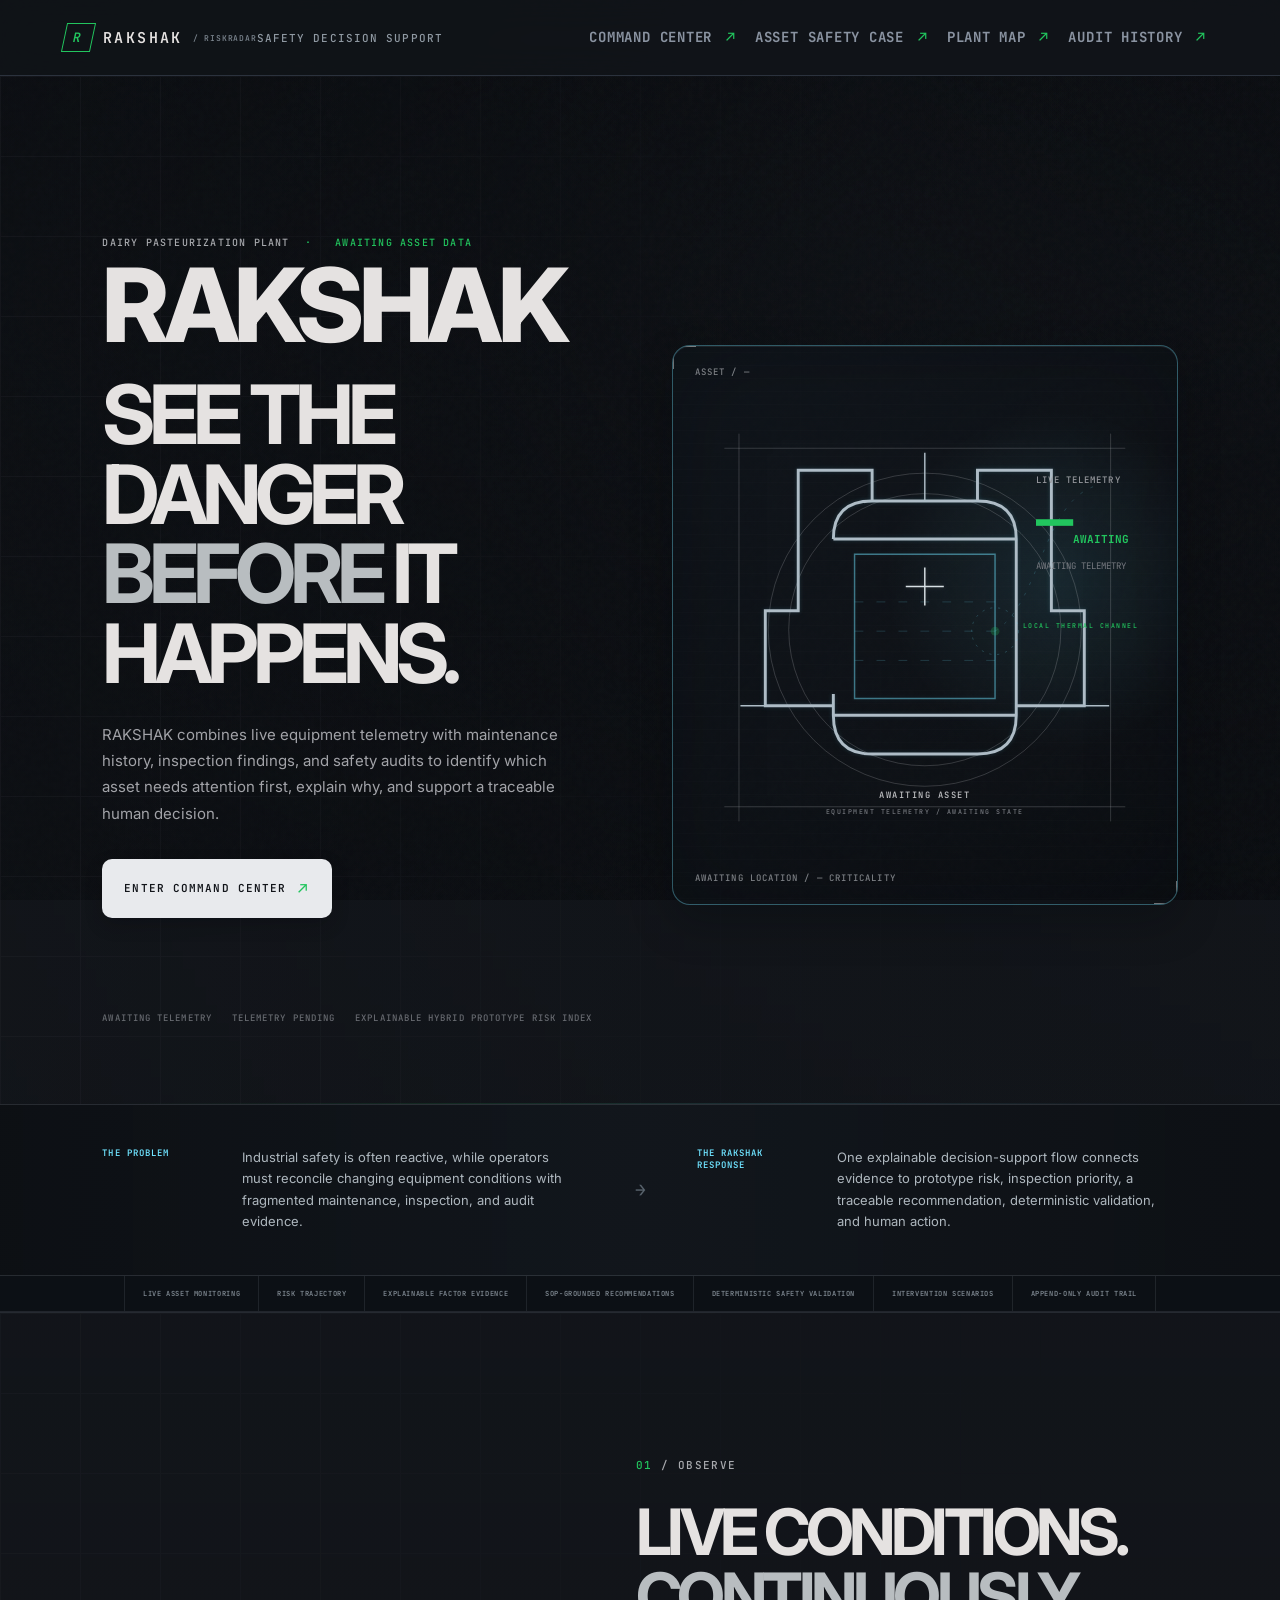
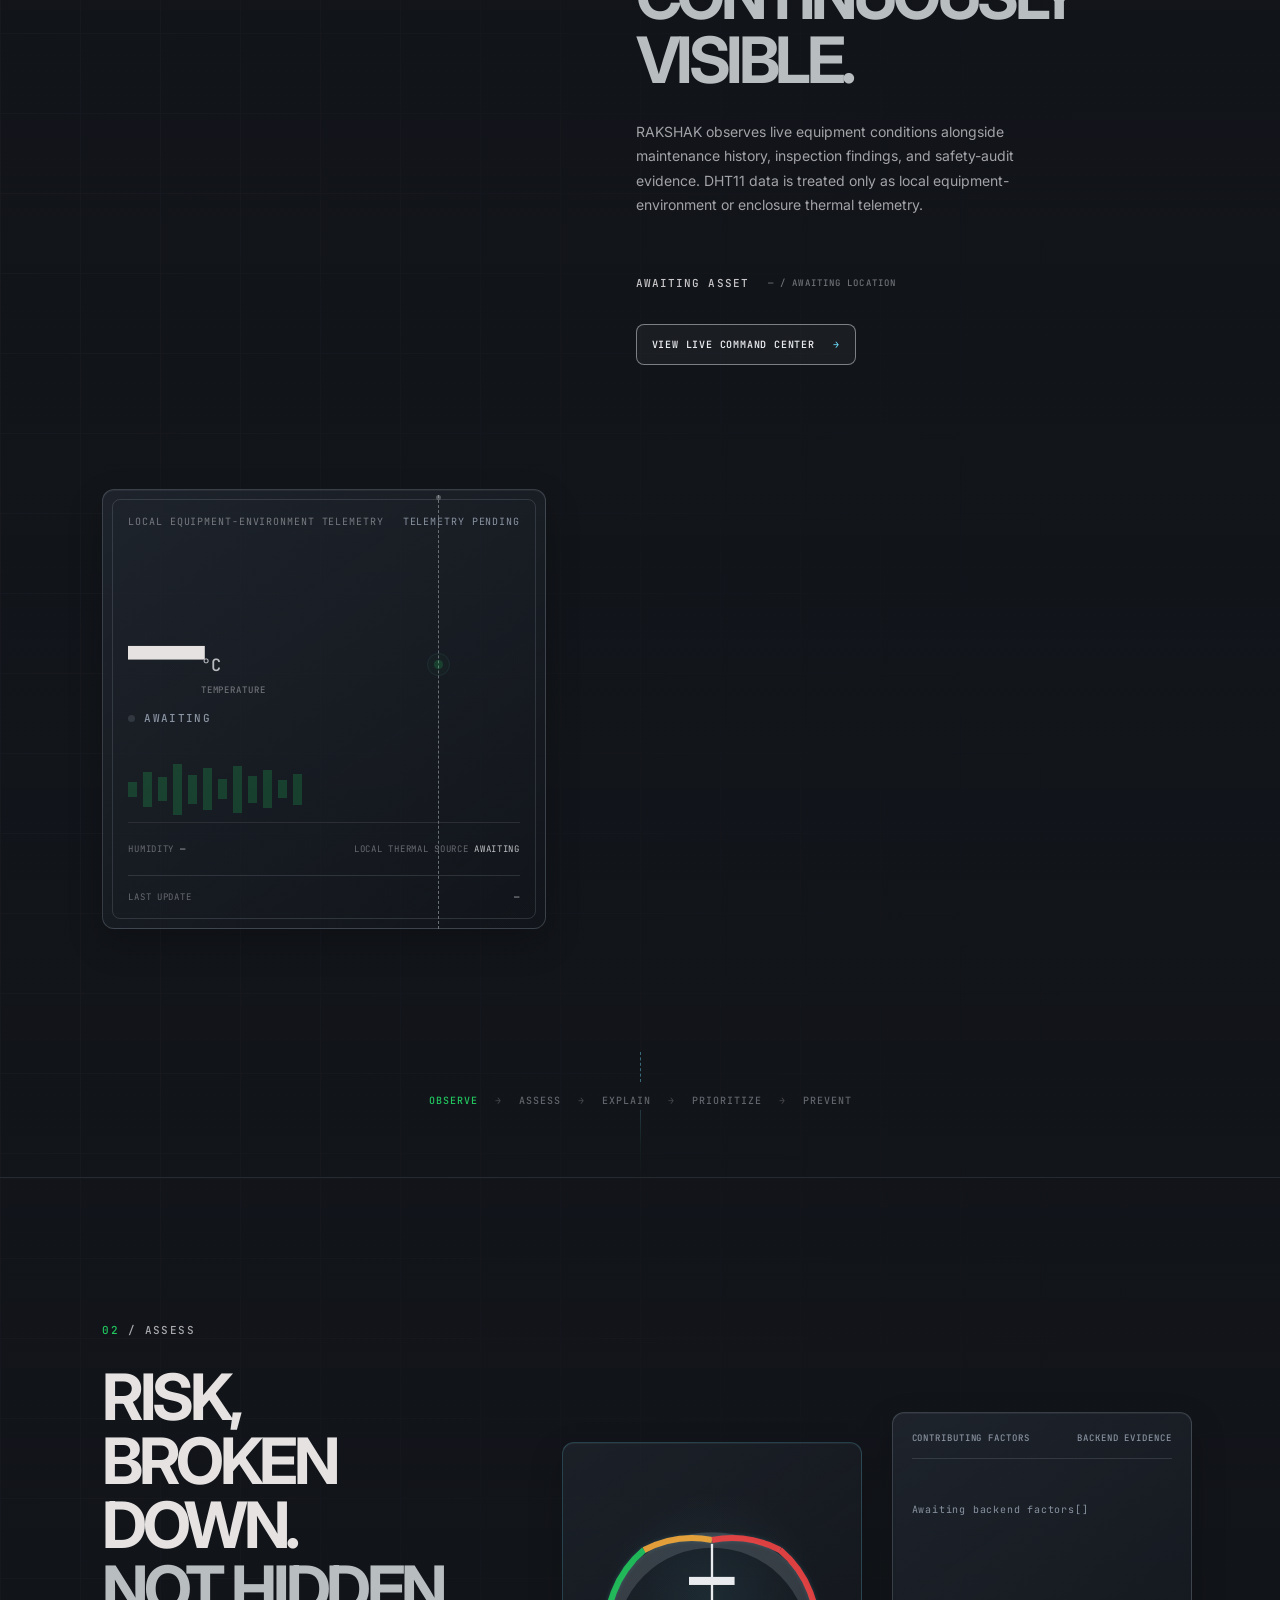
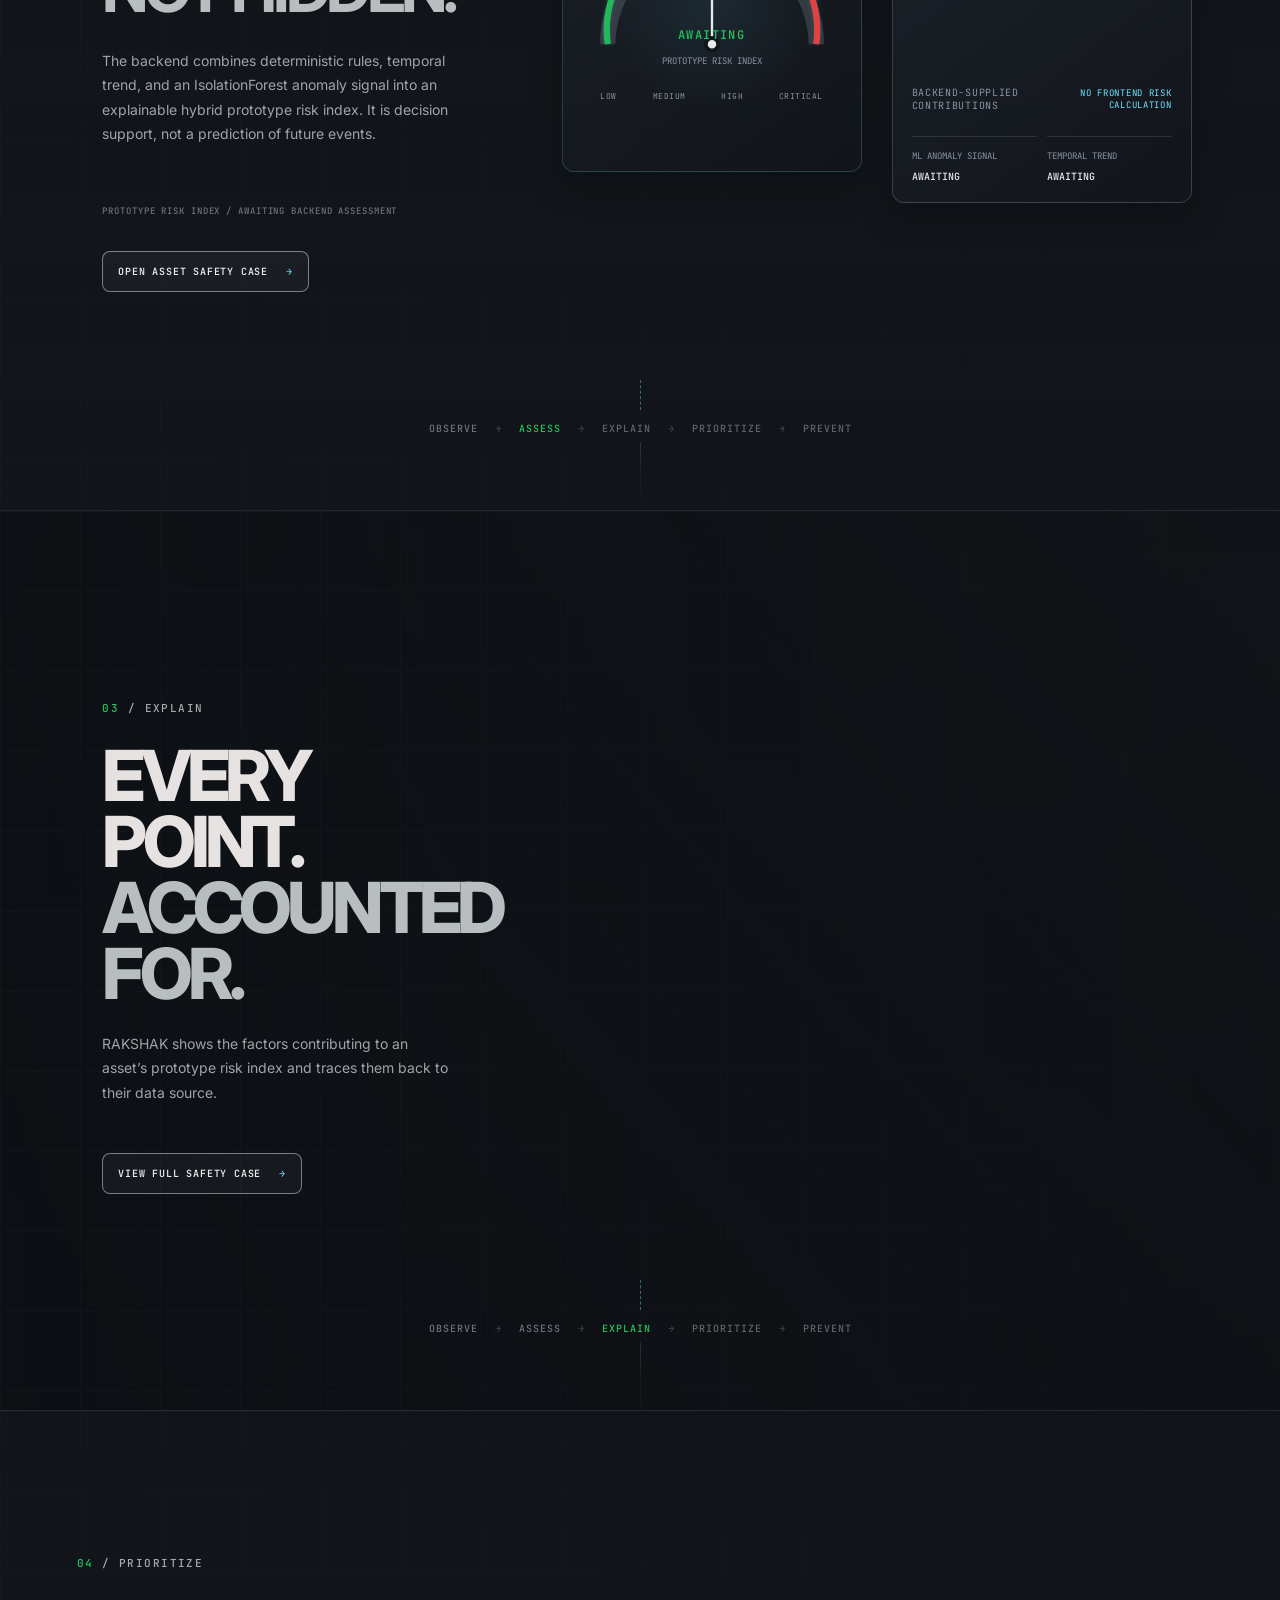
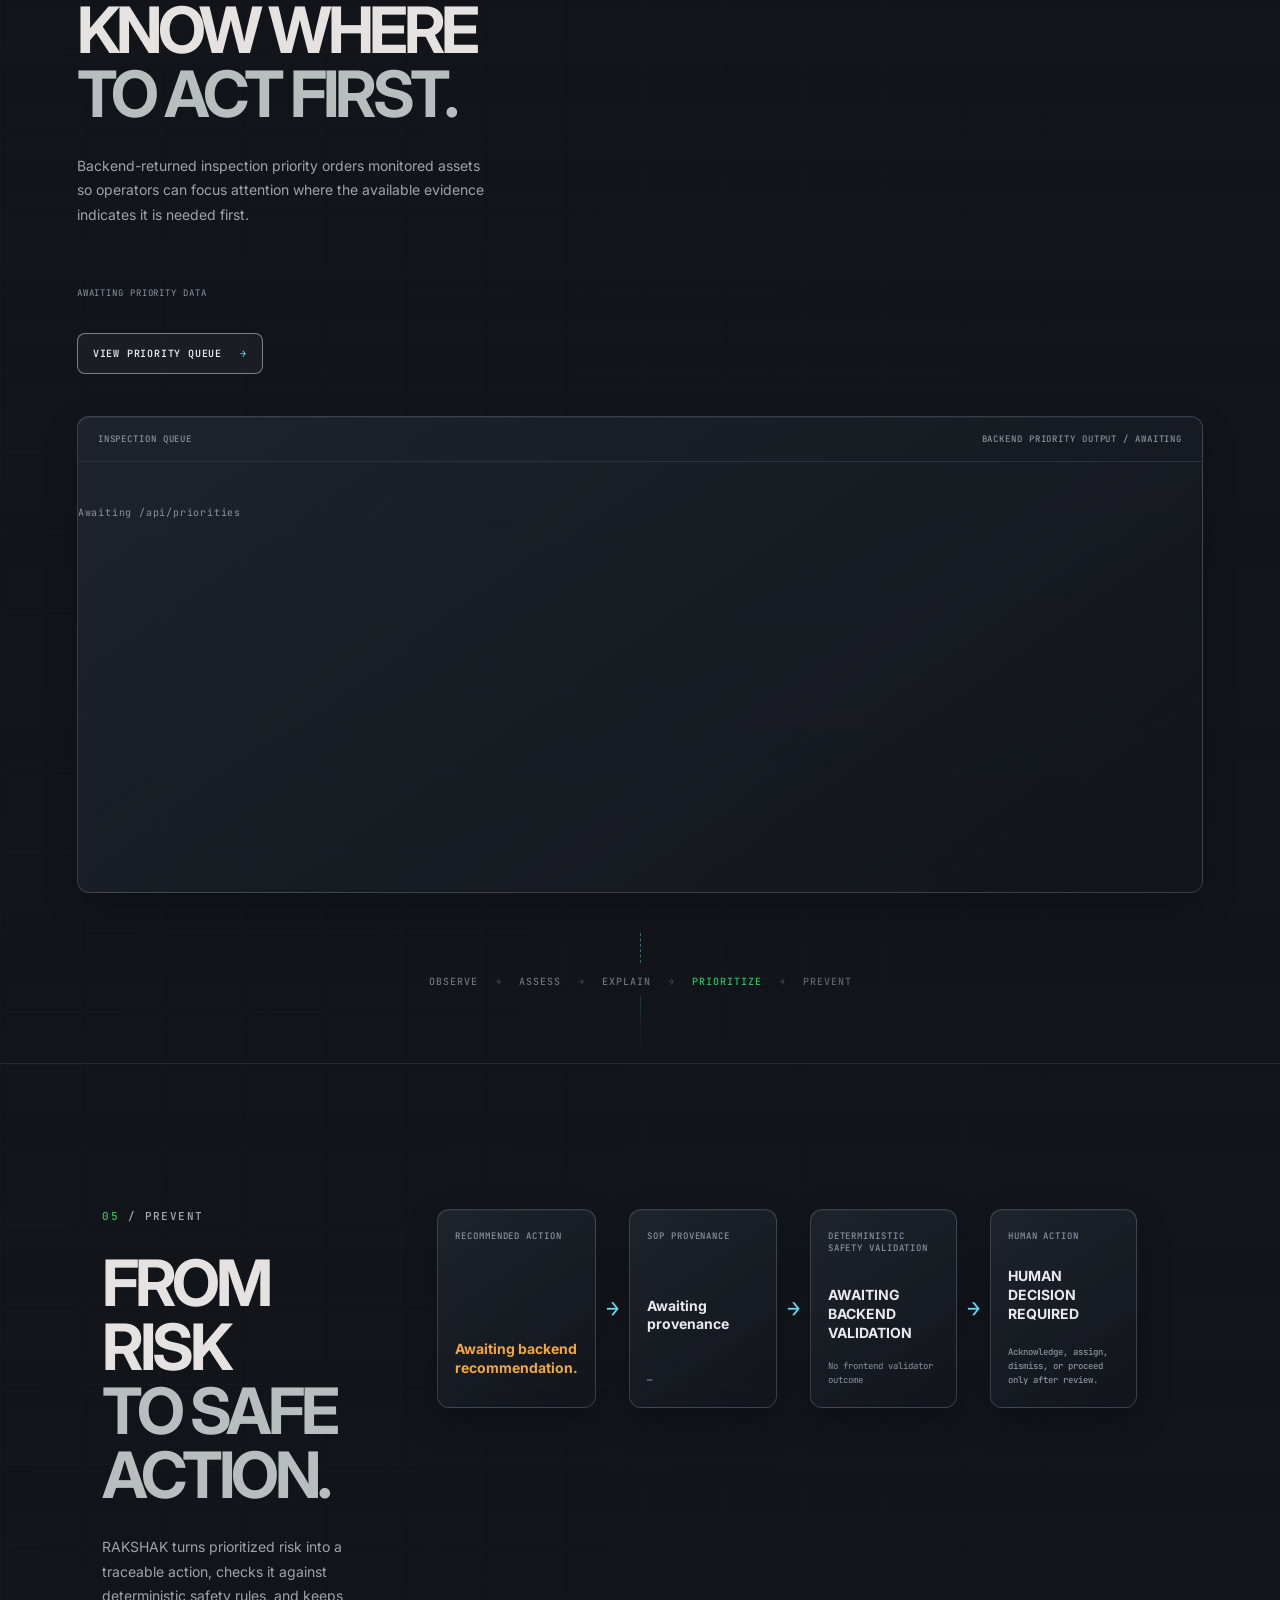
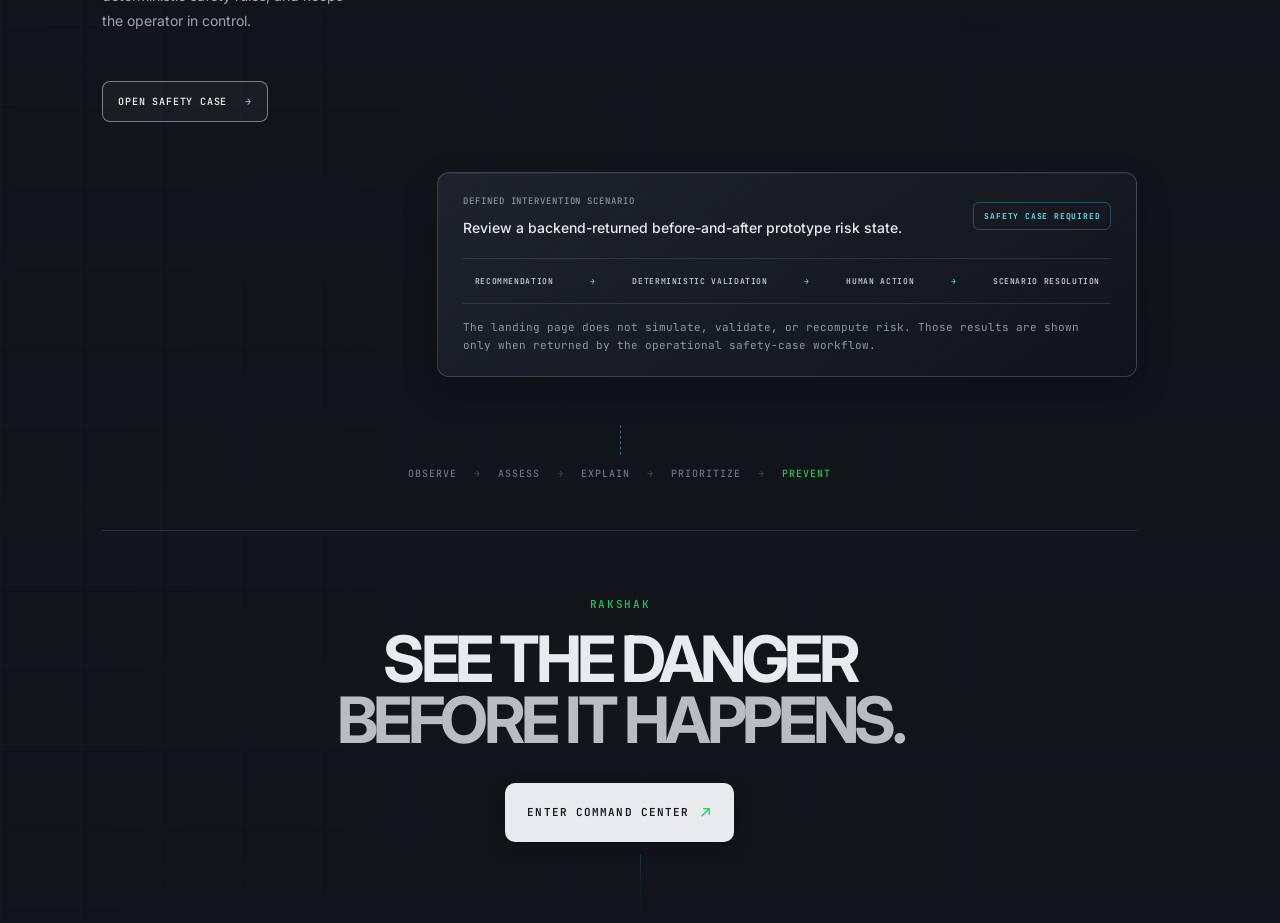
<file: frontend/index.html>
<!doctype html>
<html lang="en">
  <head>
    <meta charset="UTF-8" />
    <meta name="viewport" content="width=device-width, initial-scale=1.0" />
    <meta name="theme-color" content="#0a0a0c" />
    <title>RAKSHAK / RiskRadar — Industrial safety decision support</title>
    <link rel="preconnect" href="https://fonts.googleapis.com" />
    <link rel="preconnect" href="https://fonts.gstatic.com" crossorigin />
    <link href="https://fonts.googleapis.com/css2?family=Inter:wght@400;500;600;700&family=JetBrains+Mono:wght@400;500;600&display=swap" rel="stylesheet" />
    <link rel="stylesheet" href="./styles.css" />
  </head>
  <body>
    <video class="landing-cinematic-bg" autoplay muted loop playsinline preload="auto" aria-hidden="true">
      <source src="https://d8j0ntlcm91z4.cloudfront.net/user_38xzZboKViGWJOttwIXH07lWA1P/hf_20260702_051048_5ef213b5-26db-4da8-b604-7ef823760b6b.mp4" type="video/mp4" />
    </video>
    <div class="landing-video-overlay" aria-hidden="true"></div>
    <div class="grain" aria-hidden="true"></div>
    <header class="site-header" data-reveal="nav">
      <a class="brand" href="#top" aria-label="RAKSHAK home">
        <span class="brand-mark">R</span><span>RAKSHAK</span><small>/ RISKRADAR</small>
      </a>
      <div class="header-status">SAFETY DECISION SUPPORT</div>
      <nav class="main-nav" aria-label="Operational pages"><a href="#" data-route="commandCenter">COMMAND CENTER <span>↗</span></a><a href="#" data-route="safetyCase">ASSET SAFETY CASE <span>↗</span></a><a href="#" data-route="plantMap">PLANT MAP <span>↗</span></a><a href="#" data-route="auditHistory">AUDIT HISTORY <span>↗</span></a></nav><span class="route-status" data-route-status role="status"></span>
    </header>

    <main id="top">
      <section class="hero" aria-labelledby="hero-title">
        <div class="hero-copy" data-reveal="copy">
          <p class="eyebrow">Dairy pasteurization plant <span>·</span> <span data-asset-context>AWAITING ASSET DATA</span></p>
          <p class="hero-wordmark" aria-label="RAKSHAK">RAKSHAK</p><h1 id="hero-title">SEE THE DANGER<br /><em>BEFORE</em> IT HAPPENS.</h1>
          <p class="hero-description">RAKSHAK combines live equipment telemetry with maintenance history, inspection findings, and safety audits to identify which asset needs attention first, explain why, and support a traceable human decision.</p>
          <a class="primary-cta" href="#command-center" data-command-link>ENTER COMMAND CENTER <span aria-hidden="true">↗</span></a>
          <p class="cta-note" role="status" data-command-status></p>
          <div class="hero-meta"><span data-telemetry-source>AWAITING TELEMETRY</span><span data-telemetry-status>TELEMETRY PENDING</span><span>EXPLAINABLE HYBRID PROTOTYPE RISK INDEX</span></div>
        </div>

        <div class="hero-visual" data-reveal="machine">
          <div class="visual-frame">
            <div class="frame-label frame-label-top">ASSET / <span data-asset-id>—</span></div>
            <div class="frame-label frame-label-bottom"><span data-asset-location>AWAITING LOCATION</span> / <span data-asset-criticality>—</span> CRITICALITY</div>
            <div class="scan-grid" aria-hidden="true"></div>
            <svg class="machine" viewBox="0 0 620 570" role="img" aria-label="Technical schematic of the active asset">
              <defs>
                <linearGradient id="pipe" x1="0" x2="1"><stop stop-color="#3c4b58" /><stop offset=".5" stop-color="#c1c9cd" /><stop offset="1" stop-color="#3c4b58" /></linearGradient>
                <filter id="soft-glow"><feGaussianBlur stdDeviation="5" result="blur" /><feMerge><feMergeNode in="blur" /><feMergeNode in="SourceGraphic" /></feMerge></filter>
              </defs>
              <g class="machine-grid"><path d="M36 40H584M36 530H584M56 20V550M564 20V550" /><circle cx="310" cy="288" r="214" /><circle cx="310" cy="288" r="186" /></g>
              <g class="boiler"><path class="machine-outline" d="M185 164Q185 112 238 112H382Q435 112 435 164V405Q435 458 382 458H238Q185 458 185 405Z" /><path class="machine-inner" d="M214 185H406V382H214Z" /><path class="machine-cap" d="M185 164H435M185 405H435" /><path class="pipe" d="M238 112V70H137V154M382 112V70H483V154M137 154V262H92V392H185M483 154V262H528V392H435" /><path class="pipe thin" d="M310 112V46M92 392H58M528 392H562" /><path class="flow" d="M214 250H406M214 290H406M214 330H406" /><path class="gauge" d="M310 203v52M284 229h52" /><circle class="sensor-halo" cx="406" cy="290" r="32" /><circle class="sensor" cx="406" cy="290" r="6" /></g>
              <g class="machine-labels"><text x="310" y="518" text-anchor="middle" data-asset-name>AWAITING ASSET</text><text x="310" y="540" text-anchor="middle" class="sub">EQUIPMENT TELEMETRY / AWAITING STATE</text><text x="444" y="286" class="sub sensor-label">LOCAL THERMAL CHANNEL</text></g>
              <path class="telemetry-path" d="M406 290 C470 250 470 110 548 90" /><circle class="telemetry-pulse" r="5"><animateMotion dur="2.4s" repeatCount="indefinite" path="M406 290 C470 250 470 110 548 90" /></circle>
            </svg>
            <div class="telemetry-readout" data-reveal="panel">
              <span class="readout-label">LIVE TELEMETRY</span>
              <strong data-risk-score>—</strong><b data-risk-level>AWAITING</b>
              <small data-telemetry-source>AWAITING TELEMETRY</small>
            </div>
          </div>
        </div>
      </section>

      <section class="decision-brief" aria-label="Industrial safety problem and RAKSHAK response">
        <article><span>THE PROBLEM</span><p>Industrial safety is often reactive, while operators must reconcile changing equipment conditions with fragmented maintenance, inspection, and audit evidence.</p></article>
        <i aria-hidden="true">→</i>
        <article><span>THE RAKSHAK RESPONSE</span><p>One explainable decision-support flow connects evidence to prototype risk, inspection priority, a traceable recommendation, deterministic validation, and human action.</p></article>
      </section>
      <div class="capability-rail" aria-label="Documented RAKSHAK capabilities"><span>LIVE ASSET MONITORING</span><span>RISK TRAJECTORY</span><span>EXPLAINABLE FACTOR EVIDENCE</span><span>SOP-GROUNDED RECOMMENDATIONS</span><span>DETERMINISTIC SAFETY VALIDATION</span><span>INTERVENTION SCENARIOS</span><span>APPEND-ONLY AUDIT TRAIL</span></div>

      <section class="observe" id="observe" aria-labelledby="observe-title">
        <div class="observe-path" aria-hidden="true"><span></span><i></i><b></b></div>
        <div class="observe-copy" data-observe-reveal>
          <p class="section-marker"><span>01</span> / OBSERVE</p>
          <h2 id="observe-title">LIVE CONDITIONS.<br /><em>CONTINUOUSLY VISIBLE.</em></h2>
          <p class="observe-description">RAKSHAK observes live equipment conditions alongside maintenance history, inspection findings, and safety-audit evidence. DHT11 data is treated only as local equipment-environment or enclosure thermal telemetry.</p>
          <div class="asset-signature"><span data-asset-name>AWAITING ASSET</span><small><span data-asset-id>—</span> / <span data-asset-location>AWAITING LOCATION</span></small></div><a class="section-cta" href="#" data-route="commandCenter">VIEW LIVE COMMAND CENTER <span>→</span></a>
        </div>
        <div class="telemetry-composition" data-observe-reveal>
          <div class="telemetry-card">
            <div class="telemetry-card-head"><span>LOCAL EQUIPMENT-ENVIRONMENT TELEMETRY</span><b data-telemetry-status>TELEMETRY PENDING</b></div>
            <div class="temperature-reading"><strong data-temperature>—</strong><span>°C<small>TEMPERATURE</small></span></div>
            <div class="temperature-state"><span class="state-dot"></span> <span data-temperature-state>AWAITING</span></div>
            <div class="telemetry-wave" aria-hidden="true"><i></i><i></i><i></i><i></i><i></i><i></i><i></i><i></i><i></i><i></i><i></i><i></i></div>
            <div class="telemetry-details"><span>HUMIDITY <strong data-humidity>—</strong></span><span>LOCAL THERMAL SOURCE <strong data-telemetry-source>AWAITING</strong></span></div>
            <div class="telemetry-update">LAST UPDATE <strong data-last-update>—</strong></div>
          </div>
          <div class="signal-rail" aria-hidden="true"><span class="signal-node"></span><span class="packet packet-one"></span><span class="packet packet-two"></span></div>
        </div>
        <nav class="product-spine" aria-label="RAKSHAK product spine"><span class="active">OBSERVE</span><i>→</i><span>ASSESS</span><i>→</i><span>EXPLAIN</span><i>→</i><span>PRIORITIZE</span><i>→</i><span>PREVENT</span></nav>
      </section>
      <section class="assess" id="assess" aria-labelledby="assess-title">
        <div class="assess-copy" data-assess-reveal><p class="section-marker"><span>02</span> / ASSESS</p><h2 id="assess-title">RISK, BROKEN DOWN.<br /><em>NOT HIDDEN.</em></h2><p class="observe-description">The backend combines deterministic rules, temporal trend, and an IsolationForest anomaly signal into an explainable hybrid prototype risk index. It is decision support, not a prediction of future events.</p><div class="assess-note">PROTOTYPE RISK INDEX / AWAITING BACKEND ASSESSMENT</div><a class="section-cta" href="#" data-route="safetyCase">OPEN ASSET SAFETY CASE <span>→</span></a></div>
        <div class="assess-visual" data-assess-reveal>
          <div class="risk-gauge" data-risk-gauge><svg viewBox="0 0 360 300" aria-label="Radial prototype risk index gauge"><path class="gauge-track" d="M45 245 A135 135 0 1 1 315 245" /><path class="gauge-band gauge-low" d="M45 245 A135 135 0 0 1 92 123" /><path class="gauge-band gauge-medium" d="M92 123 A135 135 0 0 1 180 110" /><path class="gauge-band gauge-high" d="M180 110 A135 135 0 0 1 268 123" /><path class="gauge-band gauge-critical" d="M268 123 A135 135 0 0 1 315 245" /><line class="gauge-needle" data-gauge-needle x1="180" y1="245" x2="180" y2="115" /><circle cx="180" cy="245" r="8" class="gauge-hub" /></svg><div class="gauge-center"><strong data-assess-score>—</strong><span data-assess-level>AWAITING</span><small>PROTOTYPE RISK INDEX</small></div><div class="gauge-legend"><span>LOW</span><span>MEDIUM</span><span>HIGH</span><span>CRITICAL</span></div></div>
          <div class="factor-manifest"><div class="manifest-head"><span>CONTRIBUTING FACTORS</span><span>BACKEND EVIDENCE</span></div><div class="factor-rows" data-factor-rows><div class="awaiting-data">Awaiting backend factors[]</div></div><div class="factor-total"><span>BACKEND-SUPPLIED CONTRIBUTIONS</span><small>NO FRONTEND RISK CALCULATION</small></div><div class="instrument-grid"><div><span>ML ANOMALY SIGNAL</span><strong data-ml-status>AWAITING</strong></div><div><span>TEMPORAL TREND</span><strong data-trend-state>AWAITING</strong></div></div></div>
        </div>
        <nav class="product-spine assess-spine" aria-label="RAKSHAK product spine"><span class="completed">OBSERVE</span><i>→</i><span class="active">ASSESS</span><i>→</i><span>EXPLAIN</span><i>→</i><span>PRIORITIZE</span><i>→</i><span>PREVENT</span></nav>
      </section>
      <section class="explain" id="explain" aria-labelledby="explain-title">
        <div class="explain-copy" data-explain-reveal><p class="section-marker"><span>03</span> / EXPLAIN</p><h2 id="explain-title">EVERY POINT.<br /><em>ACCOUNTED FOR.</em></h2><p class="observe-description">RAKSHAK shows the factors contributing to an asset’s prototype risk index and traces them back to their data source.</p><a class="section-cta" href="#" data-route="safetyCase">VIEW FULL SAFETY CASE <span>→</span></a></div>
        <nav class="product-spine explain-spine" aria-label="RAKSHAK product spine"><span class="completed">OBSERVE</span><i>→</i><span class="completed">ASSESS</span><i>→</i><span class="active">EXPLAIN</span><i>→</i><span>PRIORITIZE</span><i>→</i><span>PREVENT</span></nav>
      </section>
      <section class="prioritize" id="prioritize" aria-labelledby="prioritize-title">
        <div class="prioritize-copy" data-prioritize-reveal><p class="section-marker"><span>04</span> / PRIORITIZE</p><h2 id="prioritize-title">KNOW WHERE<br /><em>TO ACT FIRST.</em></h2><p class="observe-description">Backend-returned inspection priority orders monitored assets so operators can focus attention where the available evidence indicates it is needed first.</p><div class="queue-status"><span data-priority-status>AWAITING PRIORITY DATA</span></div><a class="section-cta" href="#" data-route="commandCenter">VIEW PRIORITY QUEUE <span>→</span></a></div>
        <div class="priority-queue" data-prioritize-reveal><div class="priority-queue-head"><span>INSPECTION QUEUE</span><span data-priority-output-state>BACKEND PRIORITY OUTPUT / AWAITING</span></div><div class="priority-rows" data-priority-rows data-state="awaiting" role="list" aria-label="Backend inspection priority queue" aria-live="polite"><div class="awaiting-data">Awaiting /api/priorities</div></div></div>
        <nav class="product-spine prioritize-spine" aria-label="RAKSHAK product spine"><span class="completed">OBSERVE</span><i>→</i><span class="completed">ASSESS</span><i>→</i><span class="completed">EXPLAIN</span><i>→</i><span class="active">PRIORITIZE</span><i>→</i><span>PREVENT</span></nav>
      </section>
      <section class="prevent" id="prevent" aria-labelledby="prevent-title">
        <div class="prevent-copy" data-prevent-reveal><p class="section-marker"><span>05</span> / PREVENT</p><h2 id="prevent-title">FROM RISK<br /><em>TO SAFE ACTION.</em></h2><p class="observe-description">RAKSHAK turns prioritized risk into a traceable action, checks it against deterministic safety rules, and keeps the operator in control.</p><a class="section-cta" href="#" data-route="safetyCase">OPEN SAFETY CASE <span>→</span></a></div>
        <div class="prevent-pipeline" data-prevent-reveal>
          <div class="prevent-stage recommendation-stage"><span class="stage-label">RECOMMENDED ACTION</span><strong data-recommendation-action>Awaiting backend recommendation.</strong></div><i class="pipeline-arrow">→</i>
          <div class="prevent-stage sop-stage"><span class="stage-label">SOP PROVENANCE</span><strong data-sop-title>Awaiting provenance</strong><small><span data-sop-doc>—</span> <span data-sop-section></span> <span data-sop-version></span></small></div><i class="pipeline-arrow">→</i>
          <div class="prevent-stage validator-stage" data-validator-state="pending"><span class="stage-label">DETERMINISTIC SAFETY VALIDATION</span><strong data-validator-result>AWAITING BACKEND VALIDATION</strong><small data-validator-rule>No frontend validator outcome</small></div><i class="pipeline-arrow">→</i>
          <div class="prevent-stage operator-stage"><span class="stage-label">HUMAN ACTION</span><strong>HUMAN DECISION REQUIRED</strong><small>Acknowledge, assign, dismiss, or proceed only after review.</small></div>
        </div>
        <div class="intervention-panel intervention-concept" data-prevent-reveal><div class="intervention-head"><div><span class="stage-label">DEFINED INTERVENTION SCENARIO</span><strong>Review a backend-returned before-and-after prototype risk state.</strong></div><span class="concept-state">SAFETY CASE REQUIRED</span></div><div class="scenario-path"><span>RECOMMENDATION</span><i>→</i><span>DETERMINISTIC VALIDATION</span><i>→</i><span>HUMAN ACTION</span><i>→</i><span>SCENARIO RESOLUTION</span></div><p class="scenario-note">The landing page does not simulate, validate, or recompute risk. Those results are shown only when returned by the operational safety-case workflow.</p></div>
        <nav class="product-spine prevent-spine" aria-label="RAKSHAK product spine"><span class="completed">OBSERVE</span><i>→</i><span class="completed">ASSESS</span><i>→</i><span class="completed">EXPLAIN</span><i>→</i><span class="completed">PRIORITIZE</span><i>→</i><span class="active">PREVENT</span></nav>
        <div class="landing-close"><p>RAKSHAK</p><h3>SEE THE DANGER<br /><em>BEFORE IT HAPPENS.</em></h3><a class="primary-cta" href="#command-center" data-command-link>ENTER COMMAND CENTER <span aria-hidden="true">↗</span></a></div>
      </section>
    </main>
    <script src="./routes.js"></script><script src="./api.js"></script><script src="./app.js"></script>
  </body>
</html>
</file>
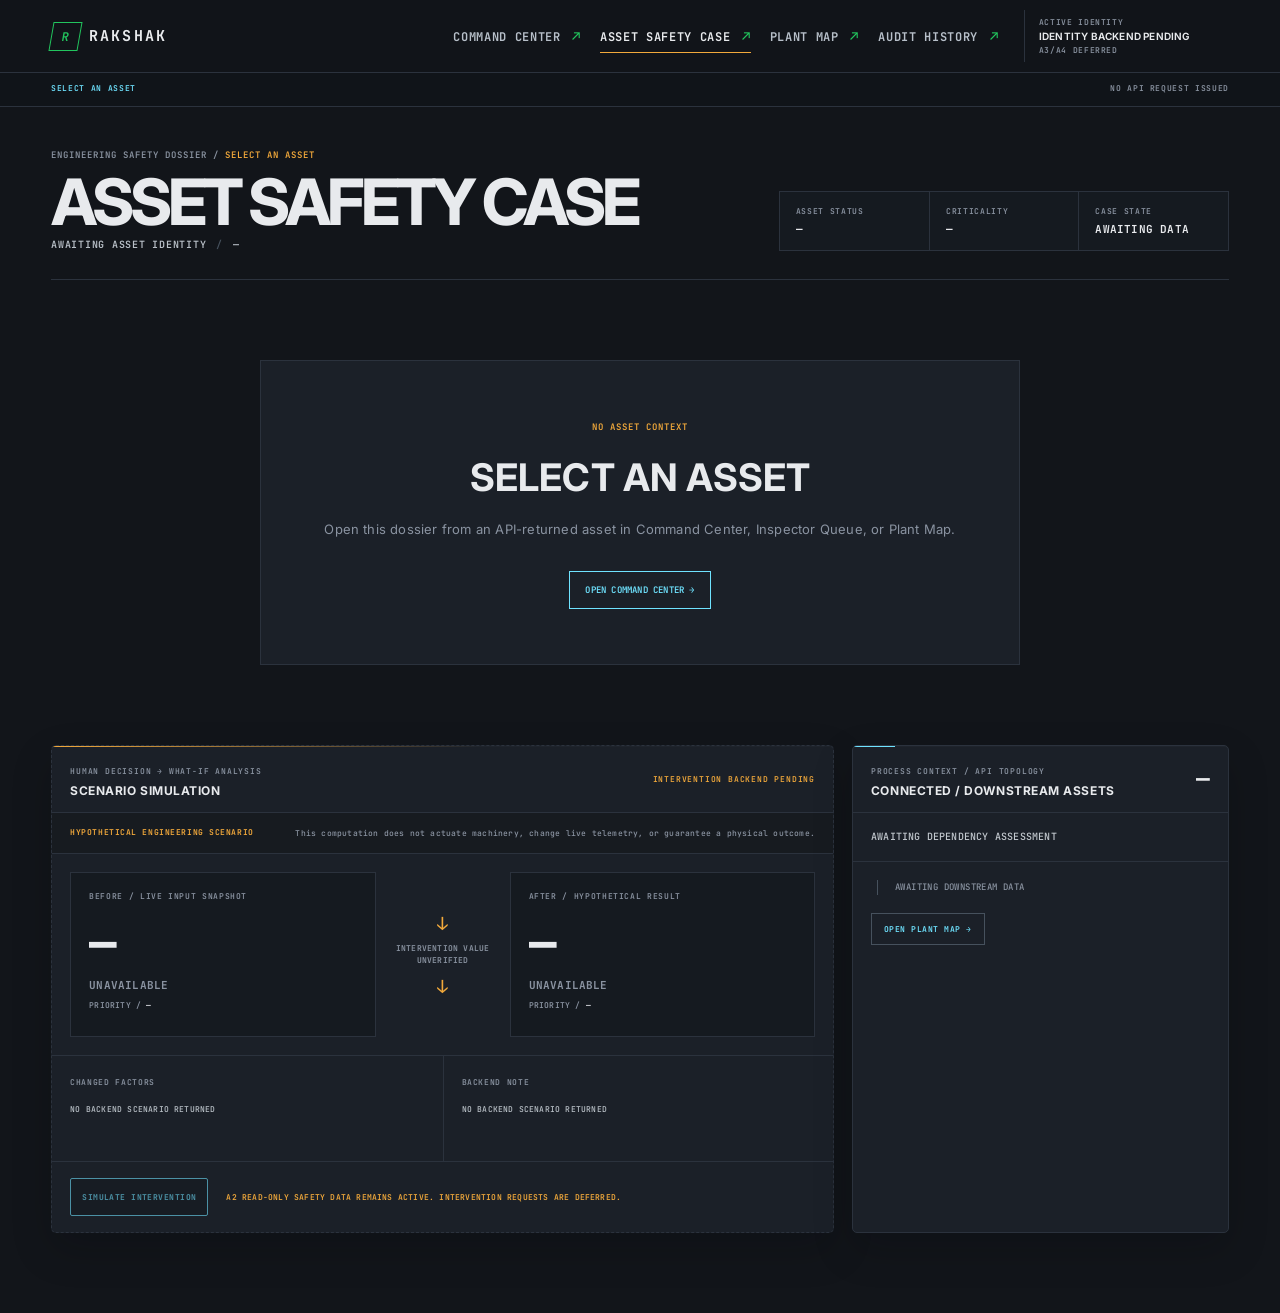
<file: frontend/asset-safety-case.html>
<!doctype html>
<html lang="en">
<head>
  <meta charset="utf-8">
  <meta name="viewport" content="width=device-width,initial-scale=1">
  <title>RAKSHAK / Asset Safety Case</title>
  <link rel="preconnect" href="https://fonts.googleapis.com">
  <link href="https://fonts.googleapis.com/css2?family=Inter:wght@400;500;600;700;800&family=JetBrains+Mono:wght@400;500;600;700&display=swap" rel="stylesheet">
  <link rel="stylesheet" href="asset-safety-case.css">
</head>
<body data-case-state="loading">
  <header class="case-header">
    <a class="brand" href="index.html"><span class="brand-mark">R</span><b>RAKSHAK</b><small>SAFETY INTELLIGENCE</small></a>
    <nav aria-label="Primary navigation">
      <a data-route="commandCenter">COMMAND CENTER <i>↗</i></a>
      <a class="active" aria-current="page">ASSET SAFETY CASE <i>↗</i></a>
      <a data-route="plantMap">PLANT MAP <i>↗</i></a>
      <a data-route="auditHistory">AUDIT HISTORY <i>↗</i></a>
    </nav>
    <a class="identity-badge" href="command-center.html" data-identity-state="unverified" data-backend-state="pending" aria-label="Identity backend pending">
      <span>ACTIVE IDENTITY</span><strong data-active-user>IDENTITY BACKEND PENDING</strong><small data-active-role>A3/A4 DEFERRED</small>
    </a>
  </header>

  <main>
    <div class="case-status-rail" role="status" aria-live="polite">
      <span data-system-state>CONNECTING TO SAFETY INTELLIGENCE</span>
      <span data-refresh-state>AWAITING FIRST ASSESSMENT</span>
    </div>

    <section class="case-title" aria-labelledby="case-title">
      <div>
        <p class="eyebrow">ENGINEERING SAFETY DOSSIER / <span data-asset-id>SELECT AN ASSET</span></p>
        <h1 id="case-title" data-asset-name>ASSET SAFETY CASE</h1>
        <p class="asset-subtitle"><span data-asset-type>AWAITING ASSET IDENTITY</span><i aria-hidden="true">/</i><span data-asset-location>—</span></p>
      </div>
      <dl class="identity-grid">
        <div><dt>ASSET STATUS</dt><dd data-asset-status>—</dd></div>
        <div><dt>CRITICALITY</dt><dd data-asset-criticality>—</dd></div>
        <div><dt>CASE STATE</dt><dd data-asset-level>AWAITING DATA</dd></div>
      </dl>
    </section>

    <section class="selection-state" data-selection-state hidden>
      <span>NO ASSET CONTEXT</span>
      <h2>SELECT AN ASSET</h2>
      <p>Open this dossier from an API-returned asset in Command Center, Inspector Queue, or Plant Map.</p>
      <a href="command-center.html">OPEN COMMAND CENTER →</a>
    </section>

    <div class="dossier-layout" data-dossier>
      <div class="instrument-column">
        <section class="panel risk-panel" data-section="risk" data-state="loading" aria-labelledby="risk-title">
          <div class="panel-head"><div><span>MASTER RISK OBJECT / CURRENT</span><h2 id="risk-title">PROTOTYPE RISK INDEX</h2></div><span class="state-label" data-risk-state>LOADING</span></div>
          <div class="gauge-stage">
            <div class="gauge-housing">
              <svg viewBox="0 0 420 350" class="hero-gauge" role="img" aria-labelledby="gauge-title gauge-description">
                <title id="gauge-title">Prototype risk index</title>
                <desc id="gauge-description" data-gauge-description>Risk score unresolved.</desc>
                <path class="gauge-track" pathLength="100" d="M72 279 A150 150 0 1 1 348 279"/>
                <path class="gauge-signal" pathLength="100" data-gauge-progress d="M72 279 A150 150 0 1 1 348 279"/>
                <g class="gauge-ticks" aria-hidden="true">
                  <path d="M72 279l18-8M72 141l18 8M210 61v20M348 141l-18 8M348 279l-18-8"/>
                  <path class="minor" d="M94 220l11-2M117 166l10 5M161 91l6 11M259 91l-6 11M303 166l-10 5M326 220l-11-2"/>
                </g>
                <g class="needle-group" data-needle aria-hidden="true"><path class="needle" d="M202 282L210 104L218 282Z"/><circle cx="210" cy="279" r="18"/><circle class="needle-pin" cx="210" cy="279" r="7"/></g>
                <text x="210" y="213" text-anchor="middle" class="gauge-score" data-score>—</text>
                <text x="210" y="238" text-anchor="middle" class="gauge-unit">RISK INDEX / 100</text>
                <text x="210" y="326" text-anchor="middle" class="gauge-level" data-gauge-level>UNRESOLVED</text>
              </svg>
              <div class="dial-screw screw-a" aria-hidden="true"></div><div class="dial-screw screw-b" aria-hidden="true"></div>
            </div>
            <div class="risk-readout">
              <span>CURRENT ASSESSMENT</span>
              <strong data-summary-level>—</strong>
              <dl><div><dt>SCORE</dt><dd data-summary-score>—</dd></div><div><dt>PRIORITY</dt><dd data-priority>—</dd></div></dl>
            </div>
          </div>
        </section>

        <section class="panel telemetry-panel" data-section="telemetry" data-state="loading" aria-labelledby="telemetry-title">
          <div class="panel-head"><div><span>LIVE LOCAL TELEMETRY</span><h2 id="telemetry-title">LOCAL EQUIPMENT-ENVIRONMENT THERMAL TELEMETRY</h2></div><span class="state-label" data-telemetry-state>LOADING</span></div>
          <div class="telemetry-instruments">
            <div class="temperature-instrument"><span>TEMPERATURE</span><strong data-temperature>—</strong><small data-temperature-unit>°C</small></div>
            <dl class="telemetry-details">
              <div><dt>HUMIDITY</dt><dd data-humidity>—</dd></div>
              <div><dt>PRESSURE</dt><dd data-pressure>—</dd></div>
              <div><dt>SOURCE</dt><dd data-source>—</dd></div>
              <div><dt>LAST SAMPLE</dt><dd data-sample-time>—</dd></div>
            </dl>
          </div>
          <div class="provenance-strip"><span data-simulation-state>PROVENANCE UNRESOLVED</span><span data-stale-detail>AWAITING HEALTH STATE</span></div>
        </section>

        <section class="panel trend-panel" data-section="trend" data-state="loading" aria-labelledby="trend-title">
          <div class="panel-head"><div><span>BACKEND-DERIVED DIRECTION</span><h2 id="trend-title">CURRENT RISK TREND</h2></div><span class="state-label" data-trend-state>LOADING</span></div>
          <div class="trend-vector" aria-hidden="true"><i data-trend-vector></i></div>
          <dl class="trend-metrics">
            <div><dt>STATE</dt><dd data-trend-value>—</dd></div>
            <div><dt>TEMP Δ 5</dt><dd data-temp-delta>—</dd></div>
            <div><dt>VELOCITY SCORE</dt><dd data-velocity>—</dd></div>
            <div><dt>TREND POINTS</dt><dd data-trend-points>—</dd></div>
          </dl>
          <p class="section-note">Direction and velocity are rendered exactly from the master risk response. No frontend slope or risk-history calculation is used.</p>
        </section>

      </div>

      <aside class="case-column">
        <section class="panel factor-panel" data-section="factors" data-state="loading" aria-labelledby="factors-title">
          <div class="panel-head"><div><span>DETERMINISTIC EVIDENCE MANIFEST</span><h2 id="factors-title">WHY THIS ASSET IS AT RISK</h2></div><span class="state-label" data-factor-state>LOADING</span></div>
          <div class="factor-head" aria-hidden="true"><span>FACTOR / SOURCE</span><span>VALUE</span><span>THRESHOLD</span><span>CONTRIBUTION</span></div>
          <div class="factor-list" data-factors><p class="empty-copy">AWAITING FACTOR MANIFEST</p></div>
          <div class="factor-total"><span>TOTAL / RISK SCORE</span><strong data-factor-score>—</strong></div>
        </section>

        <section class="panel explanation-panel" data-section="explanation" data-state="loading" aria-labelledby="explanation-title">
          <div class="panel-head"><div><span>BACKEND-GENERATED / DETERMINISTIC</span><h2 id="explanation-title">ASSESSMENT EXPLANATION</h2></div></div>
          <blockquote data-explanation>AWAITING BACKEND EXPLANATION</blockquote>
          <div class="warning-stack" data-warnings hidden></div>
        </section>

        <section class="evidence-grid" aria-label="Evidence provenance">
          <article class="panel evidence-panel" data-section="inspection" data-state="blocked">
            <div class="panel-head"><div><span>PROVENANCE RECORD 01</span><h2>INSPECTION EVIDENCE</h2></div><span class="state-label">CONTRACT BLOCKED</span></div>
            <p>Separate inspection-record fields are not exposed by the verified master risk contract. Related factor provenance remains visible in the factor manifest.</p>
          </article>
          <article class="panel evidence-panel" data-section="audit" data-state="blocked">
            <div class="panel-head"><div><span>PROVENANCE RECORD 02</span><h2>SAFETY AUDIT EVIDENCE</h2></div><span class="state-label">CONTRACT BLOCKED</span></div>
            <p>Separate safety-audit record fields are not exposed by the verified master risk contract. No record has been inferred or fabricated.</p>
          </article>
        </section>

        <section class="panel assessment-quality" aria-labelledby="quality-title">
          <div class="panel-head"><div><span>ASSESSMENT INTEGRITY</span><h2 id="quality-title">ASSESSMENT QUALITY</h2></div></div>
          <div class="signal-grid">
            <article class="confidence-panel" data-section="confidence" data-state="loading" aria-labelledby="confidence-title">
              <div class="subsystem-head"><div><span>DATA COVERAGE</span><h3 id="confidence-title">DATA CONFIDENCE</h3></div><strong data-confidence>—</strong></div>
              <div class="coverage-track" aria-hidden="true"><i data-confidence-bar></i></div>
              <p data-confidence-reason>AWAITING CONFIDENCE DETAIL</p>
              <dl><div><dt>CHANNELS PRESENT</dt><dd data-channels-present>—</dd></div><div><dt>CHANNELS MISSING</dt><dd data-channels-missing>—</dd></div></dl>
            </article>
            <article class="ml-panel" data-section="ml" data-state="loading" aria-labelledby="ml-title">
              <div class="subsystem-head"><div><span>OPTIONAL ADDITIVE TERM</span><h3 id="ml-title">ML ANOMALY SIGNAL</h3></div><span class="state-label" data-ml-status>LOADING</span></div>
              <p class="ml-message" data-ml-message>AWAITING ANOMALY RESULT</p>
              <dl><div><dt>MODEL</dt><dd data-ml-model>—</dd></div><div><dt>IS ANOMALY</dt><dd data-ml-anomaly>—</dd></div><div><dt>RAW SCORE</dt><dd data-ml-score>—</dd></div><div><dt>CONTRIBUTION</dt><dd data-ml-contribution>—</dd></div></dl>
            </article>
          </div>
        </section>

        <section class="panel recommendation-panel" data-section="recommendation" data-state="loading" aria-labelledby="recommendation-title">
          <div class="panel-head"><div><span>RISK EVIDENCE → CONTROLLED RESPONSE</span><h2 id="recommendation-title">RECOMMENDED ACTION</h2></div><span class="state-label" data-recommendation-state>LOADING</span></div>
          <div class="recommendation-flow">
            <div class="recommendation-action"><span>BACKEND RECOMMENDATION</span><strong data-recommendation>AWAITING RECOMMENDATION</strong></div>
            <i aria-hidden="true">↓</i>
            <div class="sop-record"><span>SOP PROVENANCE</span><dl><div><dt>DOCUMENT</dt><dd data-sop-doc>—</dd></div><div><dt>TITLE</dt><dd data-sop-title>—</dd></div><div><dt>SECTION</dt><dd data-sop-section>—</dd></div><div><dt>VERSION</dt><dd data-sop-version>—</dd></div></dl><p data-sop-source hidden></p></div>
            <i aria-hidden="true">↓</i>
            <div class="validator-gate" data-validator-state="unknown"><span>SAFETY VALIDATOR</span><strong data-validation>UNRESOLVED</strong><small data-rule>RULE NOT RETURNED</small></div>
          </div>
        </section>

        <section class="panel human-actions-panel" data-section="actions" data-state="blocked" aria-labelledby="actions-title">
          <div class="panel-head"><div><span>VALIDATOR → HUMAN DECISION</span><h2 id="actions-title">HUMAN SAFETY ACTIONS</h2></div><span class="state-label" data-action-panel-state>ACTION BACKEND PENDING</span></div>
          <div class="action-intro"><p>Actions record a human workflow decision through the backend. They do not alter telemetry, repair equipment, or lower live risk.</p><span data-assignment-awareness>ASSIGNMENT AUTHORIZATION REMAINS BACKEND-ENFORCED</span></div>
          <div class="action-register">
            <div class="action-control" data-action-control="ASSIGN"><button type="button" data-workflow-action="ASSIGN" disabled>ASSIGN INSPECTION</button><small data-action-reason="ASSIGN">A3/A4 BACKEND PENDING</small></div>
            <div class="action-control" data-action-control="ACK"><button type="button" data-workflow-action="ACK" disabled>ACKNOWLEDGE RISK</button><small data-action-reason="ACK">A3/A4 BACKEND PENDING</small></div>
            <div class="action-control" data-action-control="DISMISS"><button type="button" data-workflow-action="DISMISS" disabled>DISMISS ISSUE</button><small data-action-reason="DISMISS">A3/A4 BACKEND PENDING</small></div>
            <div class="action-control" data-action-control="RESOLVE"><button type="button" data-workflow-action="RESOLVE" disabled>RESOLVE INSPECTION</button><small data-action-reason="RESOLVE">A3/A4 BACKEND PENDING</small></div>
          </div>
          <form class="action-confirmation" data-action-form hidden novalidate>
            <div class="form-heading"><span>EXPLICIT CONFIRMATION</span><strong data-action-form-title>CONFIRM HUMAN ACTION</strong></div>
            <label data-assignee-field hidden><span>INSPECTOR</span><select data-assignee aria-describedby="assignee-help" disabled><option value="">IDENTITY BACKEND PENDING</option></select><small id="assignee-help">Inspector identity integration is deferred beyond the current A2 read-only contract.</small></label>
            <label><span data-action-note-label>REASON / NOTE</span><textarea data-action-reason-input rows="3" required aria-describedby="action-note-help action-form-error"></textarea><small id="action-note-help">Required by the frozen human-action request contract. No default reason is supplied.</small></label>
            <div class="form-actions"><button class="confirm-action" type="submit" data-action-submit>CONFIRM ACTION</button><button type="button" data-action-cancel>CANCEL</button></div>
            <p class="form-error" id="action-form-error" data-action-form-error role="alert"></p>
          </form>
          <div class="action-result" data-action-result role="status" aria-live="polite">NO HUMAN ACTION SUBMITTED / BACKEND PENDING</div>
        </section>

      </aside>
    </div>

    <section class="lower-wide" aria-label="Dependency and intervention context">
      <section class="panel simulation-panel" data-section="simulation" data-state="blocked" aria-labelledby="simulation-title">
          <div class="panel-head"><div><span>HUMAN DECISION → WHAT-IF ANALYSIS</span><h2 id="simulation-title">SCENARIO SIMULATION</h2></div><span class="state-label" data-simulation-panel-state>INTERVENTION BACKEND PENDING</span></div>
          <div class="simulation-disclaimer"><strong>HYPOTHETICAL ENGINEERING SCENARIO</strong><p>This computation does not actuate machinery, change live telemetry, or guarantee a physical outcome.</p></div>
          <div class="scenario-comparison" data-scenario-comparison aria-live="polite">
            <article><span>BEFORE / LIVE INPUT SNAPSHOT</span><strong data-sim-before-score>—</strong><b data-sim-before-level>UNAVAILABLE</b><small>PRIORITY / <i data-sim-before-priority>—</i></small></article>
            <div class="scenario-process"><span>↓</span><strong data-sim-intervention>INTERVENTION VALUE UNVERIFIED</strong><span>↓</span></div>
            <article><span>AFTER / HYPOTHETICAL RESULT</span><strong data-sim-after-score>—</strong><b data-sim-after-level>UNAVAILABLE</b><small>PRIORITY / <i data-sim-after-priority>—</i></small></article>
          </div>
          <div class="scenario-manifest"><div><span>CHANGED FACTORS</span><div data-sim-changed-factors>NO BACKEND SCENARIO RETURNED</div></div><div><span>BACKEND NOTE</span><p data-sim-note>NO BACKEND SCENARIO RETURNED</p></div></div>
          <div class="simulation-control"><button type="button" data-simulate-intervention disabled>SIMULATE INTERVENTION</button><p data-simulation-support>A2 READ-ONLY SAFETY DATA REMAINS ACTIVE. INTERVENTION REQUESTS ARE DEFERRED.</p></div>
      </section>

      <section class="panel dependency-panel" data-section="dependency" data-state="loading" aria-labelledby="dependency-title">
          <div class="panel-head"><div><span>PROCESS CONTEXT / API TOPOLOGY</span><h2 id="dependency-title">CONNECTED / DOWNSTREAM ASSETS</h2></div><strong data-dependency-count>—</strong></div>
          <p data-dependency-impact>AWAITING DEPENDENCY ASSESSMENT</p>
          <div class="dependency-conduit" data-dependencies><span class="empty-copy">AWAITING DOWNSTREAM DATA</span></div>
          <a class="plant-link" href="plant-map.html">OPEN PLANT MAP →</a>
      </section>
    </section>

  </main>
  <script src="routes.js"></script>
  <script src="api.js"></script>
  <script src="asset-safety-case.js"></script>
</body>
</html>
</file>
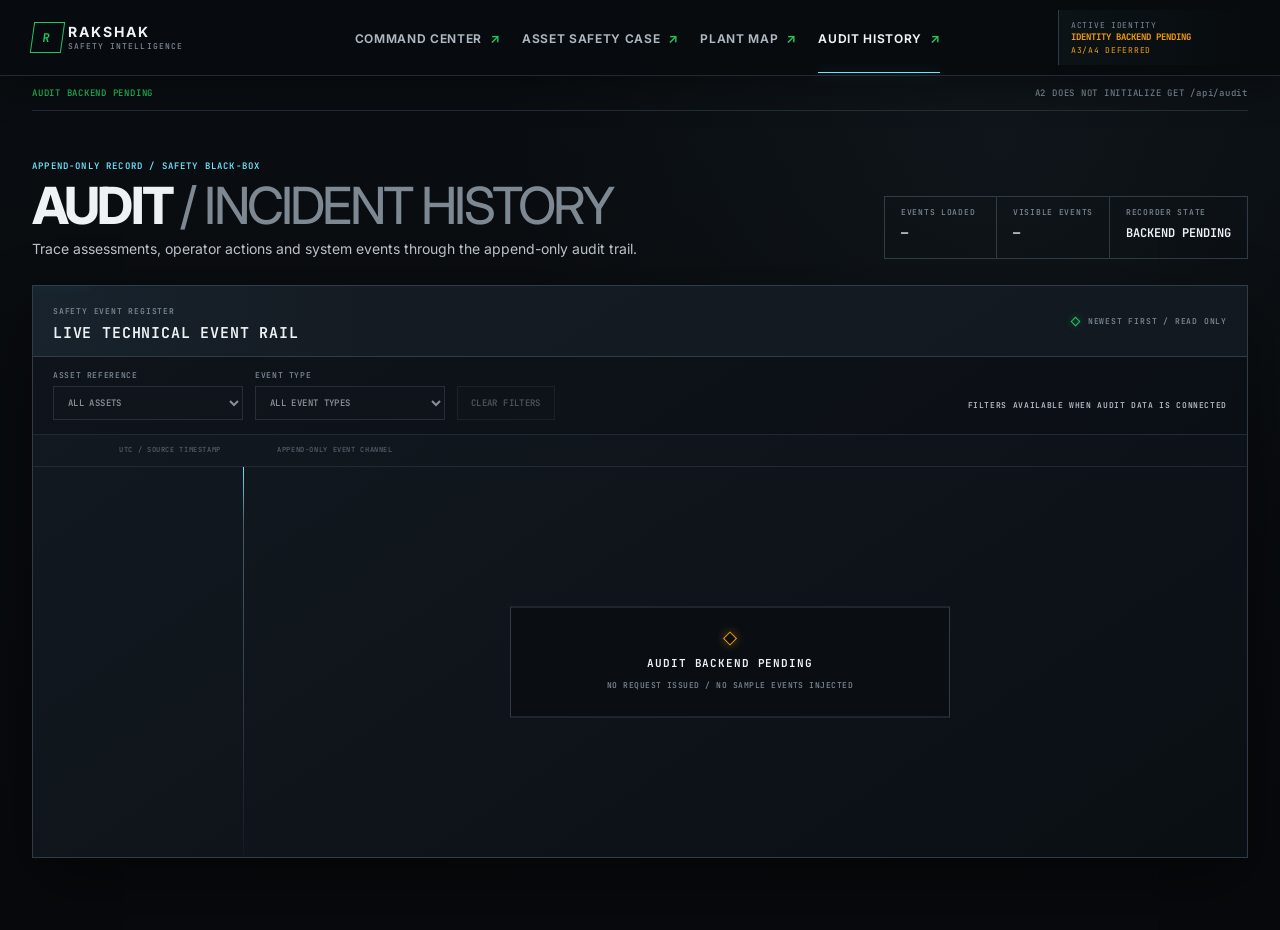
<file: frontend/audit-history.html>
<!doctype html>
<html lang="en">
<head>
  <meta charset="utf-8">
  <meta name="viewport" content="width=device-width,initial-scale=1">
  <title>RAKSHAK / Audit History</title>
  <link rel="preconnect" href="https://fonts.googleapis.com">
  <link href="https://fonts.googleapis.com/css2?family=Inter:wght@400;500;600;700;800&family=JetBrains+Mono:wght@400;500;600;700&display=swap" rel="stylesheet">
  <link rel="stylesheet" href="audit-history.css">
</head>
<body data-audit-state="pending">
  <header class="audit-header">
    <a class="brand" href="index.html"><span class="brand-mark">R</span><b>RAKSHAK</b><small>SAFETY INTELLIGENCE</small></a>
    <nav aria-label="Primary navigation">
      <a href="command-center.html" data-route="commandCenter">COMMAND CENTER <i>↗</i></a>
      <a href="asset-safety-case.html" data-route="safetyCase">ASSET SAFETY CASE <i>↗</i></a>
      <a href="plant-map.html" data-route="plantMap">PLANT MAP <i>↗</i></a>
      <a class="active" aria-current="page">AUDIT HISTORY <i>↗</i></a>
    </nav>
    <a class="identity-badge" href="command-center.html" data-identity-state="unverified" data-backend-state="pending" aria-label="Identity backend pending">
      <span>ACTIVE IDENTITY</span><strong data-active-user>IDENTITY BACKEND PENDING</strong><small data-active-role>A3/A4 DEFERRED</small>
    </a>
  </header>

  <main>
    <div class="system-rail" role="status" aria-live="polite">
      <span data-feed-state>AUDIT BACKEND PENDING</span>
      <span data-update-state>A2 DOES NOT INITIALIZE GET /api/audit</span>
    </div>

    <section class="audit-title" aria-labelledby="audit-title">
      <div>
        <p class="eyebrow">APPEND-ONLY RECORD / SAFETY BLACK-BOX</p>
        <h1 id="audit-title">AUDIT <span>/ INCIDENT HISTORY</span></h1>
        <p>Trace assessments, operator actions and system events through the append-only audit trail.</p>
      </div>
      <dl class="audit-summary">
        <div><dt>EVENTS LOADED</dt><dd data-total-count>—</dd></div>
        <div><dt>VISIBLE EVENTS</dt><dd data-visible-count>—</dd></div>
        <div><dt>RECORDER STATE</dt><dd data-recorder-state>BACKEND PENDING</dd></div>
      </dl>
    </section>

    <section class="recorder" aria-labelledby="recorder-title">
      <header class="recorder-head">
        <div><span>SAFETY EVENT REGISTER</span><h2 id="recorder-title">LIVE TECHNICAL EVENT RAIL</h2></div>
        <span class="read-only-state"><i aria-hidden="true"></i> NEWEST FIRST / READ ONLY</span>
      </header>

      <div class="audit-toolbar" aria-label="Audit event filters">
        <label><span>ASSET REFERENCE</span><select data-asset-filter disabled><option value="">ALL ASSETS</option></select></label>
        <label><span>EVENT TYPE</span><select data-type-filter disabled><option value="">ALL EVENT TYPES</option></select></label>
        <button type="button" data-clear-filters disabled>CLEAR FILTERS</button>
        <span class="filter-state" data-filter-state>FILTERS AVAILABLE WHEN AUDIT DATA IS CONNECTED</span>
      </div>

      <div class="recorder-scale" aria-hidden="true"><span>UTC / SOURCE TIMESTAMP</span><span>APPEND-ONLY EVENT CHANNEL</span></div>
      <div class="timeline" data-timeline role="log" aria-live="polite" aria-relevant="additions" aria-busy="false">
        <div class="timeline-state" data-timeline-state data-state="pending">
          <i aria-hidden="true"></i><strong>AUDIT BACKEND PENDING</strong><small>NO REQUEST ISSUED / NO SAMPLE EVENTS INJECTED</small>
        </div>
      </div>
    </section>
  </main>

  <script src="routes.js"></script>
  <script src="api.js"></script>
  <script src="audit-history.js"></script>
</body>
</html>
</file>
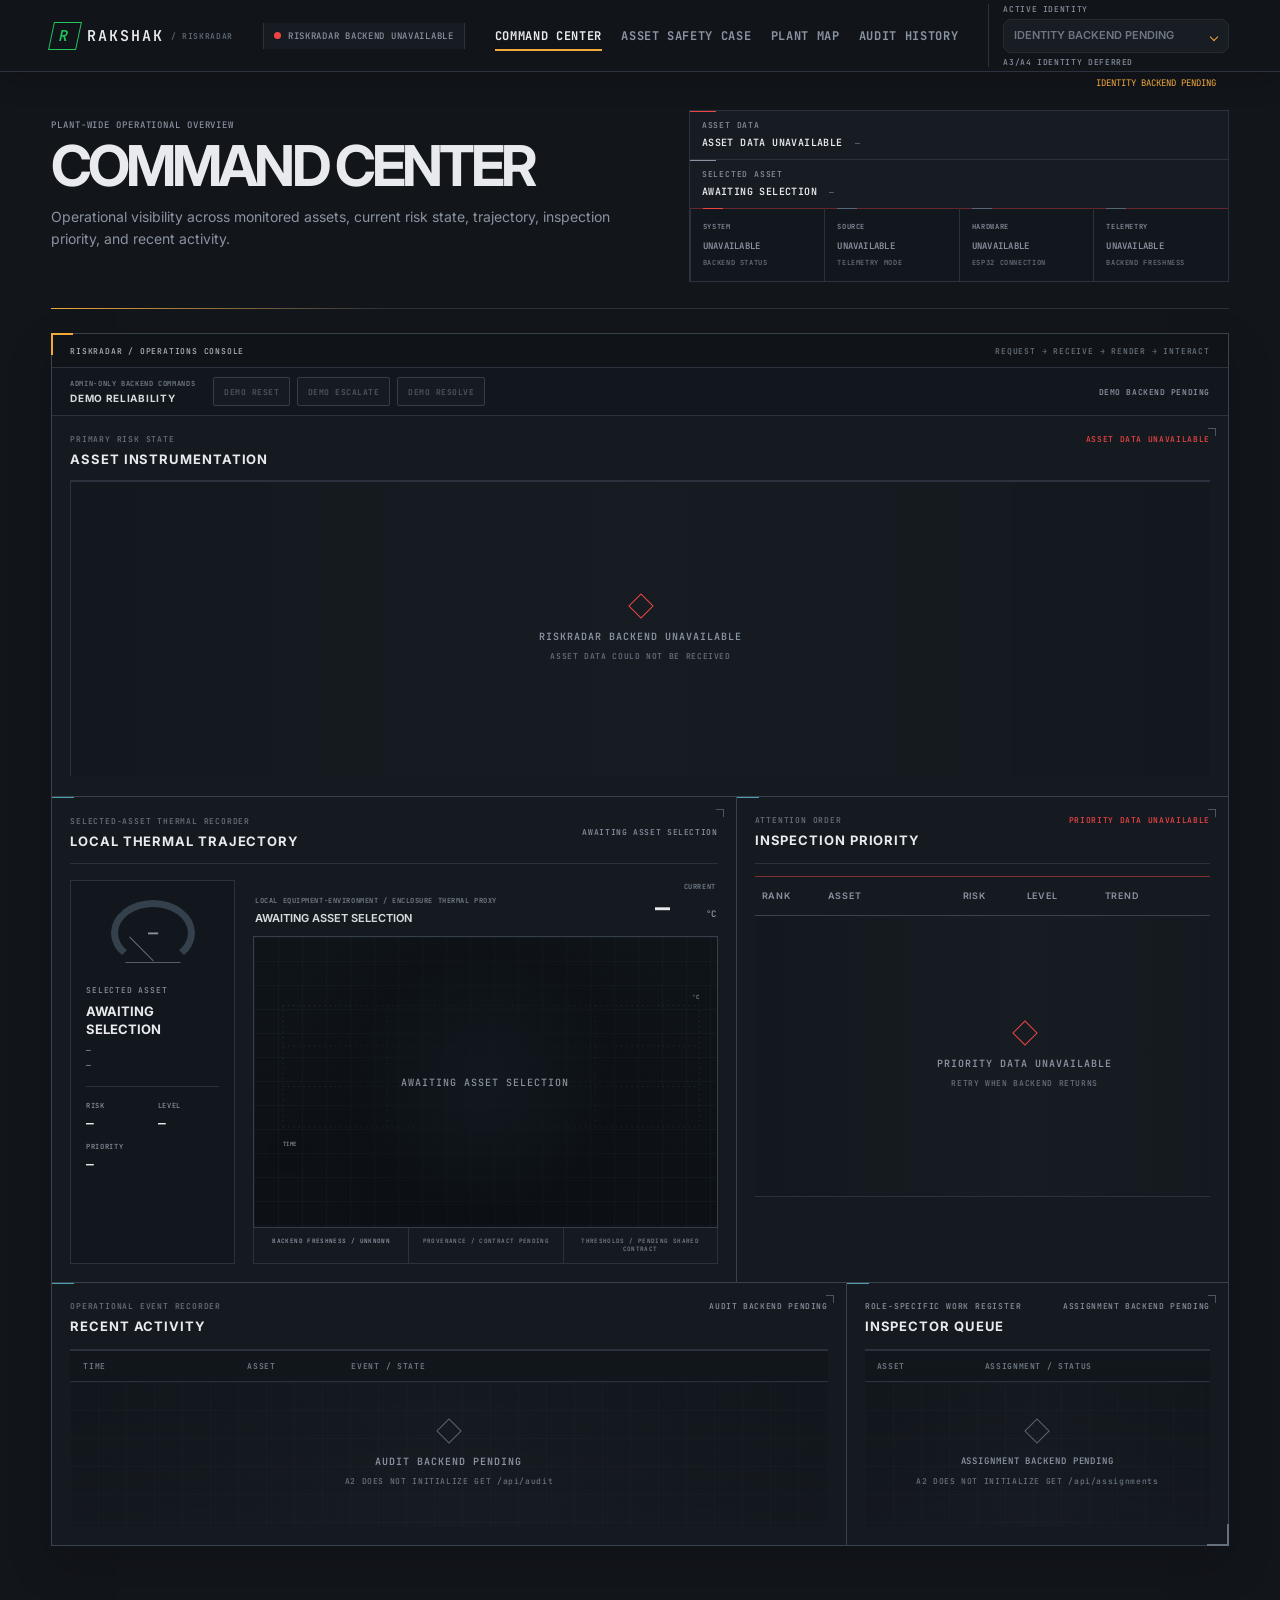
<file: frontend/command-center.html>
<!doctype html>
<html lang="en">
<head>
  <meta charset="UTF-8" />
  <meta name="viewport" content="width=device-width, initial-scale=1.0" />
  <title>RAKSHAK / RiskRadar — Command Center</title>
  <link rel="preconnect" href="https://fonts.googleapis.com" />
  <link rel="preconnect" href="https://fonts.gstatic.com" crossorigin />
  <link href="https://fonts.googleapis.com/css2?family=Inter:wght@400;500;600;700&family=JetBrains+Mono:wght@400;500;600&display=swap" rel="stylesheet" />
  <link rel="stylesheet" href="./command-center.css" />
  <link rel="stylesheet" href="./command-center-shell.css" />
</head>
<body data-telemetry-freshness="unknown">
  <header class="app-header">
    <a class="brand" href="./index.html"><span>R</span> RAKSHAK <small>/ RISKRADAR</small></a>
    <div class="header-state" data-system-state data-ui-state="loading" role="status" aria-live="polite"><i aria-hidden="true"></i><span data-header-system-status>AWAITING SYSTEM STATUS</span></div>
    <nav aria-label="Operational pages">
      <a class="active" href="./command-center.html">COMMAND CENTER</a>
      <a href="asset-safety-case.html" data-route="safetyCase">ASSET SAFETY CASE</a>
      <a href="plant-map.html" data-route="plantMap">PLANT MAP</a>
      <a href="audit-history.html" data-route="auditHistory">AUDIT HISTORY</a>
    </nav>
    <div class="role-picker" data-role-picker data-state="loading">
      <label>
        <span>ACTIVE IDENTITY</span>
        <select data-role-picker-select aria-label="Select active prototype identity" disabled>
          <option value="">IDENTITY BACKEND PENDING</option>
        </select>
      </label>
      <small data-role-picker-state aria-live="polite">A3/A4 IDENTITY DEFERRED</small>
    </div>
    <span class="nav-status" role="status"></span>
  </header>

  <main class="command-shell" data-command-center>
    <section class="page-intro" aria-labelledby="command-center-title">
      <div>
        <p class="kicker">PLANT-WIDE OPERATIONAL OVERVIEW</p>
        <h1 id="command-center-title">COMMAND CENTER</h1>
        <p class="intro-copy">Operational visibility across monitored assets, current risk state, trajectory, inspection priority, and recent activity.</p>
      </div>
      <div class="runtime-rail" aria-label="Command Center runtime context">
        <div class="runtime-channel" data-ui-state="loading"><span>ASSET DATA</span><strong data-plant-status>AWAITING ASSET DATA</strong><small data-plant-count>—</small></div>
        <div class="runtime-channel" data-ui-state="empty"><span>SELECTED ASSET</span><strong data-selected-asset>AWAITING SELECTION</strong><small data-selected-location>—</small></div>
        <section class="system-cluster" data-health-cluster data-ui-state="loading" aria-label="RiskRadar system status" aria-live="polite">
          <div class="system-readout" data-health-readout="status"><span>SYSTEM</span><strong data-health-status>AWAITING</strong><small>BACKEND STATUS</small></div>
          <div class="system-readout" data-health-readout="mode"><span>SOURCE</span><strong data-health-mode>AWAITING</strong><small>TELEMETRY MODE</small></div>
          <div class="system-readout" data-health-readout="hardware"><span>HARDWARE</span><strong data-health-hardware>AWAITING</strong><small>ESP32 CONNECTION</small></div>
          <div class="system-readout" data-health-readout="telemetry"><span>TELEMETRY</span><strong data-health-telemetry>AWAITING</strong><small>BACKEND FRESHNESS</small></div>
        </section>
      </div>
    </section>

    <section class="control-console" aria-label="RAKSHAK industrial command console">
      <header class="console-header"><span>RISKRADAR / OPERATIONS CONSOLE</span><span>REQUEST → RECEIVE → RENDER → INTERACT</span></header>
      <section class="demo-reliability" data-demo-controls data-state="locked" aria-labelledby="demo-reliability-title">
        <div><span>ADMIN-ONLY BACKEND COMMANDS</span><strong id="demo-reliability-title">DEMO RELIABILITY</strong></div>
        <div class="demo-actions" role="group" aria-label="Backend demo reliability commands">
          <button type="button" data-demo-command="reset" disabled>DEMO RESET</button>
          <button type="button" data-demo-command="escalate" disabled>DEMO ESCALATE</button>
          <button type="button" data-demo-command="resolve" disabled>DEMO RESOLVE</button>
        </div>
        <span data-demo-status role="status" aria-live="polite">DEMO BACKEND PENDING</span>
      </section>

      <section class="asset-section console-bay" aria-labelledby="asset-instruments-title" data-ui-state="loading">
        <div class="section-head"><div><span>PRIMARY RISK STATE</span><h2 id="asset-instruments-title">ASSET INSTRUMENTATION</h2></div><span data-assets-state>AWAITING ASSET DATA</span></div>
        <div class="asset-grid" data-assets><div class="technical-state"><i aria-hidden="true"></i><strong>AWAITING ASSET DATA</strong><small>INSTRUMENT MOUNTS READY</small></div></div>
      </section>

      <section class="dashboard-grid" aria-label="Selected asset, trajectory, and inspection priority">
        <section class="trajectory panel console-bay" aria-labelledby="trajectory-title" data-ui-state="empty" data-plot-state="selection" data-telemetry-freshness="unknown">
          <div class="panel-head">
            <div><span>SELECTED-ASSET THERMAL RECORDER</span><h2 id="trajectory-title">LOCAL THERMAL TRAJECTORY</h2></div>
            <span data-telemetry-state role="status" aria-live="polite">AWAITING ASSET SELECTION</span>
          </div>
          <div class="selected-trajectory-layout">
            <aside class="selected-asset-dock" aria-label="Selected asset summary">
              <div class="unresolved-dial" data-selected-dial aria-hidden="true"><i></i><span>—</span></div>
              <span>SELECTED ASSET</span>
              <strong data-selected-name>AWAITING SELECTION</strong>
              <small><b data-selected-id>—</b><b data-selected-location>—</b></small>
              <dl><div><dt>RISK</dt><dd data-selected-risk>—</dd></div><div><dt>LEVEL</dt><dd data-selected-level>—</dd></div><div><dt>PRIORITY</dt><dd data-selected-priority>—</dd></div></dl>
              <a class="selected-case-link" data-open-safety-case hidden>OPEN SAFETY CASE →</a>
            </aside>
            <div class="chart-zone">
              <div class="thermal-recorder-head">
                <div><span>LOCAL EQUIPMENT-ENVIRONMENT / ENCLOSURE THERMAL PROXY</span><strong data-trajectory-asset>AWAITING ASSET SELECTION</strong></div>
                <div class="thermal-current"><span>CURRENT</span><strong data-current-temperature>—</strong><b>°C</b></div>
              </div>
              <div class="chart-wrap">
                <svg class="trajectory-chart" viewBox="0 0 800 300" role="img" aria-labelledby="trajectory-chart-title trajectory-chart-description">
                  <title id="trajectory-chart-title">Selected asset local thermal trajectory</title>
                  <desc id="trajectory-chart-description">Industrial recorder plot reserved for backend-returned timestamps and temperatures. No synthetic data is displayed.</desc>
                  <g class="chart-grid"><path d="M50 35H770M50 105H770M50 175H770M50 245H770" /><path d="M50 35V245M230 35V245M410 35V245M590 35V245M770 35V245" /></g>
                  <path class="trajectory-line" data-trajectory-line d="" />
                  <g data-chart-points></g>
                  <g class="trajectory-axis" aria-hidden="true"><text x="50" y="278">TIME</text><text x="770" y="24" text-anchor="end">°C</text></g>
                </svg>
                <p class="chart-empty" data-chart-empty>AWAITING ASSET SELECTION</p>
              </div>
              <div class="trajectory-meta" aria-label="Trajectory integration status">
                <span data-trajectory-freshness>BACKEND FRESHNESS / UNKNOWN</span>
                <span data-trajectory-provenance>PROVENANCE / CONTRACT PENDING</span>
                <span>THRESHOLDS / PENDING SHARED CONTRACT</span>
              </div>
            </div>
          </div>
        </section>

        <section class="priority panel console-bay" aria-labelledby="priority-title" data-ui-state="loading">
          <div class="panel-head"><div><span>ATTENTION ORDER</span><h2 id="priority-title">INSPECTION PRIORITY</h2></div><span data-priority-state role="status" aria-live="polite">AWAITING PRIORITY DATA</span></div>
          <div class="priority-table-shell" data-priority-table>
            <table class="priority-table">
              <caption>Assets in the inspection order returned by RiskRadar</caption>
              <thead>
                <tr><th scope="col">RANK</th><th scope="col">ASSET</th><th scope="col">RISK</th><th scope="col">LEVEL</th><th scope="col">TREND</th><th scope="col">PRIORITY</th></tr>
              </thead>
              <tbody data-priority-body>
                <tr class="priority-state-row"><td colspan="6"><div class="technical-state"><i aria-hidden="true"></i><strong>AWAITING PRIORITY DATA</strong><small>BACKEND RANKING MOUNT READY</small></div></td></tr>
              </tbody>
            </table>
          </div>
        </section>
      </section>

      <section class="command-tertiary-grid" aria-label="Activity and Inspector Queue">
        <section class="alerts activity-panel panel console-bay" aria-labelledby="alerts-title" data-ui-state="empty" data-activity-state="backend">
          <div class="panel-head"><div><span>OPERATIONAL EVENT RECORDER</span><h2 id="alerts-title">RECENT ACTIVITY</h2></div><span data-activity-status role="status" aria-live="polite">AUDIT BACKEND PENDING</span></div>
          <div class="activity-recorder">
            <div class="activity-columns" aria-hidden="true"><span>TIME</span><span>ASSET</span><span>EVENT / STATE</span></div>
            <ol class="activity-list" data-activity-list aria-label="Recent operational activity">
              <li class="activity-state"><div class="technical-state compact"><i aria-hidden="true"></i><strong>AUDIT BACKEND PENDING</strong><small>A2 DOES NOT INITIALIZE GET /api/audit</small></div></li>
            </ol>
          </div>
        </section>
        <section class="inspector-queue panel console-bay" aria-labelledby="inspector-queue-title" data-ui-state="empty" data-queue-state="backend">
          <div class="panel-head"><div><span>ROLE-SPECIFIC WORK REGISTER</span><h2 id="inspector-queue-title">INSPECTOR QUEUE</h2></div><span data-assignments-state role="status" aria-live="polite">ASSIGNMENT BACKEND PENDING</span></div>
          <div class="queue-register" data-inspector-queue>
            <div class="queue-columns" aria-hidden="true"><span>ASSET</span><span>ASSIGNMENT / STATUS</span></div>
            <ol class="queue-list" data-assignment-list aria-label="Inspector assignments">
              <li class="queue-state"><div class="technical-state compact"><i aria-hidden="true"></i><strong>ASSIGNMENT BACKEND PENDING</strong><small>A2 DOES NOT INITIALIZE GET /api/assignments</small></div></li>
            </ol>
          </div>
        </section>
      </section>
    </section>
  </main>

  <script src="./routes.js"></script>
  <script src="./api.js"></script>
  <script src="./role-picker.js"></script>
  <script src="./command-center.js"></script>
</body>
</html>
</file>
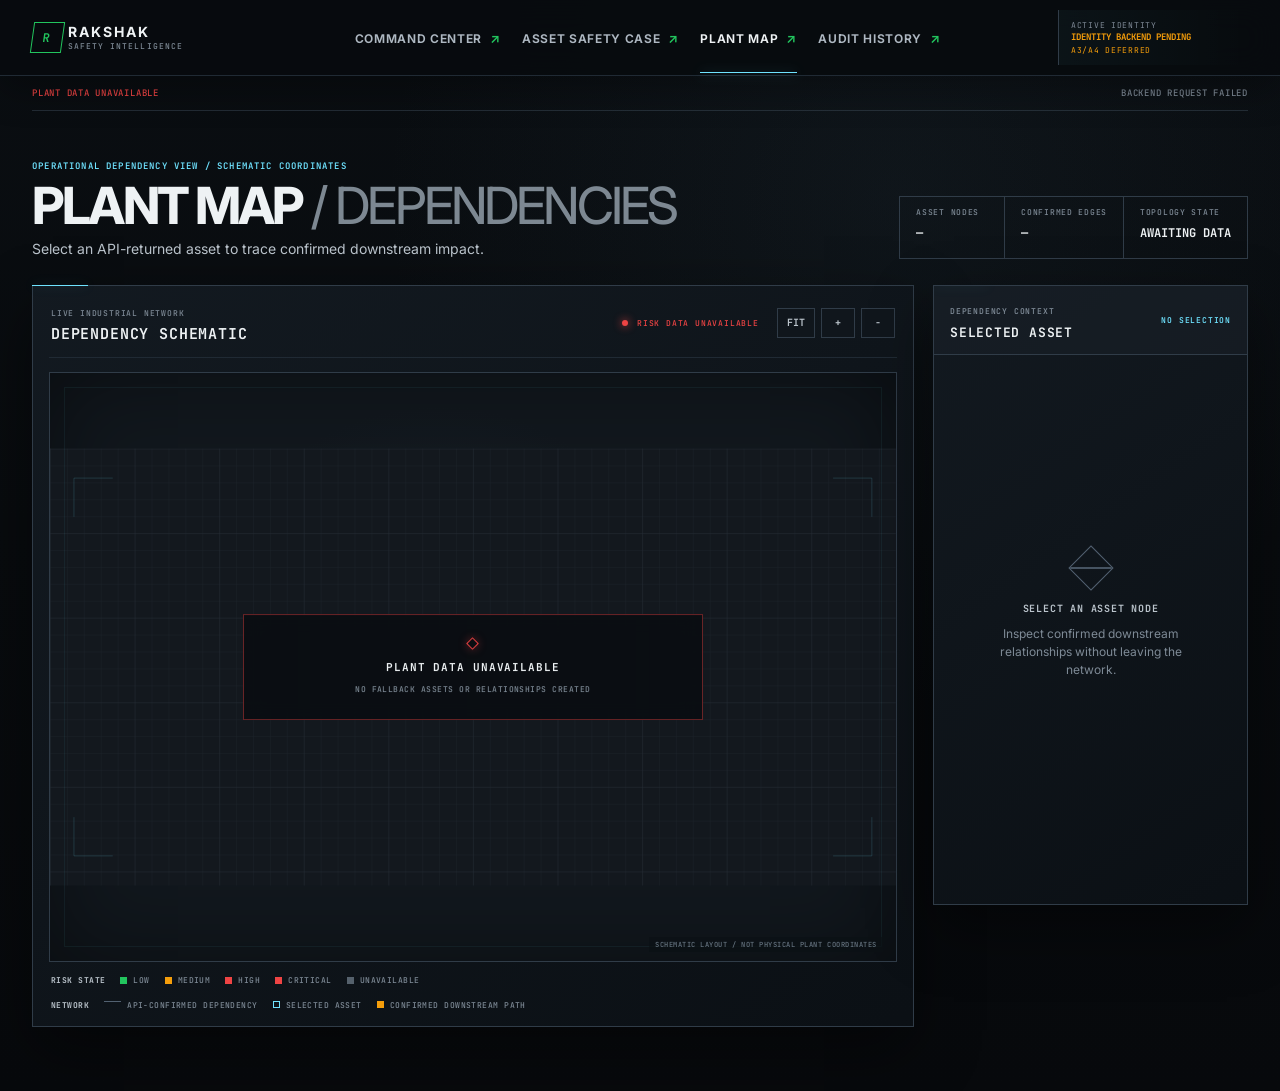
<file: frontend/plant-map.html>
<!doctype html>
<html lang="en">
<head>
  <meta charset="utf-8">
  <meta name="viewport" content="width=device-width,initial-scale=1">
  <title>RAKSHAK / Plant Map</title>
  <link rel="preconnect" href="https://fonts.googleapis.com">
  <link href="https://fonts.googleapis.com/css2?family=Inter:wght@400;500;600;700;800&family=JetBrains+Mono:wght@400;500;600;700&display=swap" rel="stylesheet">
  <link rel="stylesheet" href="plant-map.css">
</head>
<body data-map-state="loading">
  <header class="map-header">
    <a class="brand" href="index.html"><span class="brand-mark">R</span><b>RAKSHAK</b><small>SAFETY INTELLIGENCE</small></a>
    <nav aria-label="Primary navigation">
      <a href="command-center.html" data-route="commandCenter">COMMAND CENTER <i>↗</i></a>
      <a href="asset-safety-case.html" data-route="safetyCase">ASSET SAFETY CASE <i>↗</i></a>
      <a class="active" aria-current="page">PLANT MAP <i>↗</i></a>
      <a href="audit-history.html" data-route="auditHistory">AUDIT HISTORY <i>↗</i></a>
    </nav>
    <a class="identity-badge" href="command-center.html" data-identity-state="unverified" data-backend-state="pending" aria-label="Identity backend pending">
      <span>ACTIVE IDENTITY</span><strong data-active-user>IDENTITY BACKEND PENDING</strong><small data-active-role>A3/A4 DEFERRED</small>
    </a>
  </header>

  <main>
    <div class="system-rail" role="status" aria-live="polite">
      <span data-system-state>AWAITING PLANT DEPENDENCY DATA</span>
      <span data-refresh-state>NO ASSET SNAPSHOT RECEIVED</span>
    </div>

    <section class="map-title" aria-labelledby="map-title">
      <div>
        <p class="eyebrow">OPERATIONAL DEPENDENCY VIEW / SCHEMATIC COORDINATES</p>
        <h1 id="map-title">PLANT MAP <span>/ DEPENDENCIES</span></h1>
        <p>Select an API-returned asset to trace confirmed downstream impact.</p>
      </div>
      <dl class="map-summary">
        <div><dt>ASSET NODES</dt><dd data-asset-count>—</dd></div>
        <div><dt>CONFIRMED EDGES</dt><dd data-edge-count>—</dd></div>
        <div><dt>TOPOLOGY STATE</dt><dd data-topology-summary>AWAITING DATA</dd></div>
      </dl>
    </section>

    <section class="map-workspace" aria-label="Plant dependency workspace">
      <section class="graph-panel" aria-labelledby="network-title">
        <div class="graph-toolbar">
          <div><span>LIVE INDUSTRIAL NETWORK</span><h2 id="network-title">DEPENDENCY SCHEMATIC</h2></div>
          <span class="feed-state" data-risk-state>RISK LINK PENDING</span>
          <div class="graph-actions" aria-label="Graph viewport controls">
            <button type="button" data-fit aria-label="Fit dependency network">FIT</button>
            <button type="button" data-zoom="in" aria-label="Zoom in">+</button>
            <button type="button" data-zoom="out" aria-label="Zoom out">−</button>
          </div>
        </div>

        <div class="graph-frame" data-graph-frame>
          <svg data-graph viewBox="0 0 1200 620" role="group" aria-labelledby="graph-title graph-description">
            <title id="graph-title">Plant dependency network</title>
            <desc id="graph-description">Keyboard-accessible API-returned asset nodes connected by confirmed downstream dependency references. Diagram positions are schematic, not physical coordinates.</desc>
            <defs>
              <pattern id="plant-grid-minor" width="24" height="24" patternUnits="userSpaceOnUse"><path d="M24 0H0V24" fill="none" stroke="#252c34" stroke-width="1"/></pattern>
              <pattern id="plant-grid-major" width="120" height="120" patternUnits="userSpaceOnUse"><rect width="120" height="120" fill="url(#plant-grid-minor)"/><path d="M120 0H0V120" fill="none" stroke="#303943" stroke-width="1"/></pattern>
              <marker id="conduit-arrow" markerWidth="9" markerHeight="9" refX="8" refY="4.5" orient="auto" markerUnits="strokeWidth"><path d="M1 1L8 4.5L1 8" fill="none" stroke="context-stroke" stroke-width="1.4"/></marker>
              <filter id="selected-shadow" x="-30%" y="-30%" width="160%" height="160%"><feDropShadow dx="0" dy="0" stdDeviation="5" flood-color="#6fe3ff" flood-opacity=".28"/></filter>
              <symbol id="asset-generic" viewBox="0 0 48 48"><rect x="8" y="10" width="32" height="28" rx="2"/><path d="M14 17h20M14 24h20M14 31h12"/></symbol>
              <symbol id="asset-tank" viewBox="0 0 48 48"><path d="M11 12c0-4 26-4 26 0v24c0 4-26 4-26 0z"/><path d="M11 12c0 4 26 4 26 0M11 31c0 4 26 4 26 0M17 40v4M31 40v4"/></symbol>
              <symbol id="asset-pump" viewBox="0 0 48 48"><circle cx="22" cy="25" r="12"/><path d="M10 25H4M34 25h10M22 13V7M17 37l-3 6M27 37l3 6M18 20l11 5-11 5z"/></symbol>
              <symbol id="asset-boiler" viewBox="0 0 48 48"><path d="M13 10h22v29H13zM17 6h14l4 4H13zM10 39h28M17 39v5M31 39v5"/><path d="M19 16v16M24 16v16M29 16v16"/></symbol>
              <symbol id="asset-valve" viewBox="0 0 48 48"><path d="M7 17l17 8L7 33zM41 17l-17 8 17 8zM24 25V10M17 10h14M5 25h38"/></symbol>
              <symbol id="asset-motor" viewBox="0 0 48 48"><rect x="8" y="13" width="29" height="24" rx="5"/><path d="M37 20h7v10h-7M14 18v14M20 18v14M26 18v14M8 32H4M12 37l-3 6M31 37l3 6"/></symbol>
            </defs>
            <rect width="1200" height="620" fill="#13181e"/>
            <rect width="1200" height="620" fill="url(#plant-grid-major)" opacity=".66"/>
            <g class="measurement-marks" aria-hidden="true"><path d="M34 42h55M34 42v55M1111 42h55M1166 42v55M34 523v55M34 578h55M1111 578h55M1166 523v55"/></g>
            <g data-edges aria-hidden="true"></g>
            <g data-nodes aria-label="Asset nodes"></g>
          </svg>
          <div class="graph-state" data-graph-state role="status" aria-live="polite">
            <i aria-hidden="true"></i><strong>AWAITING PLANT DEPENDENCY DATA</strong><small>NO PLACEHOLDER NODES OR EDGES RENDERED</small>
          </div>
          <div class="canvas-note">SCHEMATIC LAYOUT / NOT PHYSICAL PLANT COORDINATES</div>
        </div>

        <div class="legend" aria-label="Plant Map legend">
          <div class="legend-group"><strong>RISK STATE</strong><span><i class="risk-dot low"></i>LOW</span><span><i class="risk-dot medium"></i>MEDIUM</span><span><i class="risk-dot high"></i>HIGH</span><span><i class="risk-dot critical"></i>CRITICAL</span><span><i class="risk-dot unavailable"></i>UNAVAILABLE</span></div>
          <div class="legend-group"><strong>NETWORK</strong><span><i class="edge-key"></i>API-CONFIRMED DEPENDENCY</span><span><i class="selection-key"></i>SELECTED ASSET</span><span><i class="downstream-key"></i>CONFIRMED DOWNSTREAM PATH</span></div>
        </div>
      </section>

      <aside class="detail-panel" aria-labelledby="detail-title">
        <div class="detail-head"><div><span>DEPENDENCY CONTEXT</span><h2 id="detail-title">SELECTED ASSET</h2></div><b data-detail-state>NO SELECTION</b></div>
        <div data-detail class="detail-content">
          <div class="detail-empty"><i aria-hidden="true"></i><strong>SELECT AN ASSET NODE</strong><p>Inspect confirmed downstream relationships without leaving the network.</p></div>
        </div>
      </aside>
    </section>
  </main>

  <script src="routes.js"></script>
  <script src="api.js"></script>
  <script src="plant-map.js"></script>
</body>
</html>
</file>
<file: frontend/styles.css>
:root{--bg:#0a0a0c;--surface:#141313;--surface-low:#0e0e0e;--surface-high:#201f1f;--line:#47464a;--line-soft:#2d2d35;--text:#e5e2e1;--muted:#a2a3a8;--subtle:#7d8085;--green:#22c55e;--mono:'JetBrains Mono',monospace;--sans:'Inter',sans-serif}*{box-sizing:border-box}html{scroll-behavior:smooth}body{margin:0;min-width:320px;background:var(--bg);color:var(--text);font-family:var(--sans);overflow-x:hidden}.grain{position:fixed;inset:0;z-index:5;pointer-events:none;opacity:.025;background-image:url("data:image/svg+xml,%3Csvg viewBox='0 0 180 180' xmlns='http://www.w3.org/2000/svg'%3E%3Cfilter id='n'%3E%3CfeTurbulence type='fractalNoise' baseFrequency='.9' numOctaves='3' stitchTiles='stitch'/%3E%3C/filter%3E%3Crect width='100%25' height='100%25' filter='url(%23n)'/%3E%3C/svg%3E")}.site-header{position:fixed;top:0;left:0;right:0;z-index:10;height:76px;padding:0 clamp(24px,5vw,128px);display:flex;align-items:center;justify-content:space-between;border-bottom:1px solid var(--line-soft);background:#0a0a0ce8;backdrop-filter:blur(16px);font:500 11px var(--mono);letter-spacing:.08em}.brand,.header-link{color:var(--text);text-decoration:none}.brand{display:flex;align-items:center;gap:10px;font-weight:600;letter-spacing:.16em;font-size:15px}.brand-mark{display:grid;place-items:center;width:29px;height:29px;border:1px solid var(--green);color:var(--green);transform:skew(-12deg);font-size:13px}.header-status{color:var(--subtle)}.status-dot{display:inline-block;width:7px;height:7px;margin-right:8px;border-radius:50%;background:var(--green);animation:pulse 2s ease-in-out infinite}.header-index{color:#56585d;margin-left:8px}.header-link{color:#c8c6c8}.header-link span,.primary-cta span{color:var(--green);font-size:16px;margin-left:12px}.hero{position:relative;display:grid;grid-template-columns:minmax(0,1fr) minmax(500px,1fr);align-items:center;min-height:100vh;padding:150px clamp(24px,8vw,205px) 80px;gap:clamp(30px,5vw,120px);background:radial-gradient(circle at 72% 52%,#171a1b 0,transparent 35%),var(--bg)}.hero:before{content:"";position:absolute;inset:0;opacity:.25;background-image:linear-gradient(var(--line-soft) 1px,transparent 1px),linear-gradient(90deg,var(--line-soft) 1px,transparent 1px);background-size:80px 80px;mask-image:linear-gradient(90deg,black,transparent 78%);pointer-events:none}.hero-copy,.hero-visual{position:relative;z-index:1}.hero-copy{max-width:660px}.eyebrow,.hero-meta,.readout-label,.frame-label{font:500 10px var(--mono);letter-spacing:.12em;text-transform:uppercase}.eyebrow{color:#a8aaae}.eyebrow span{color:var(--green);margin:0 8px}h1{margin:27px 0 29px;font-size:clamp(48px,6.4vw,96px);line-height:.97;letter-spacing:-.075em;font-weight:700}h1 em{font-style:normal;color:#b8bdc0}.hero-description{max-width:470px;margin:0;color:var(--muted);font-size:15px;line-height:1.75}.primary-cta{display:inline-flex;align-items:center;margin-top:32px;padding:18px 21px;border:1px solid #8a8b8e;background:#141313;color:var(--text);font:500 11px var(--mono);letter-spacing:.1em;text-decoration:none;transition:background .25s,border-color .25s,transform .25s}.primary-cta:hover,.primary-cta:focus-visible{border-color:var(--green);background:#142219;transform:translateX(4px);outline:none}.cta-note{min-height:16px;margin:10px 0 0;color:var(--green);font:10px var(--mono)}.hero-meta{display:flex;flex-wrap:wrap;gap:20px;margin-top:68px;color:#686b71;font-size:9px}.hero-visual{justify-self:end;width:min(100%,650px)}.visual-frame{position:relative;min-height:560px;border:1px solid var(--line-soft);background:linear-gradient(135deg,#101012aa,#0a0a0c);overflow:hidden}.visual-frame:before,.visual-frame:after{content:"";position:absolute;width:15px;height:15px;border-color:#8d8e92;z-index:2}.visual-frame:before{left:-1px;top:-1px;border-left:2px solid;border-top:2px solid}.visual-frame:after{right:-1px;bottom:-1px;border-right:2px solid;border-bottom:2px solid}.scan-grid{position:absolute;inset:0;background:linear-gradient(transparent 49%,#c8c6c808 50%,transparent 51%);background-size:100% 13px;animation:scan 7s linear infinite}.frame-label{position:absolute;z-index:2;color:#7d8085;font-size:9px}.frame-label-top{top:20px;left:22px}.frame-label-bottom{bottom:20px;left:22px}.machine{position:absolute;inset:40px 25px 35px;width:calc(100% - 50px);height:calc(100% - 75px);overflow:visible}.machine-grid{fill:none;stroke:#47464a;stroke-width:1;opacity:.5}.machine-outline,.machine-inner,.machine-cap,.pipe{fill:none;stroke:url(#pipe);stroke-width:4}.machine-inner{stroke:#73767a;stroke-width:2;opacity:.75}.thin{stroke-width:2}.flow{fill:none;stroke:#697075;stroke-width:1;stroke-dasharray:12 18;animation:flow 2.4s linear infinite}.gauge{fill:none;stroke:#b6b7ba;stroke-width:2}.sensor{fill:var(--green);filter:url(#soft-glow)}.sensor-halo{fill:none;stroke:var(--green);stroke-width:1;stroke-dasharray:3 8;animation:spin 8s linear infinite;transform-origin:406px 290px}.telemetry-path{fill:none;stroke:#9da0a188;stroke-dasharray:3 11}.telemetry-pulse{fill:var(--green);filter:url(#soft-glow)}.machine-labels{font:500 12px var(--mono);fill:#c2c3c6;letter-spacing:.17em}.machine-labels .sub{font-size:9px;fill:#777a80}.sensor-label{fill:var(--green)!important}.telemetry-readout{position:absolute;right:8%;top:23%;display:grid;grid-template-columns:auto auto auto;align-items:baseline;column-gap:7px;color:var(--green);font-family:var(--mono)}.readout-label{grid-column:1/-1;color:#97999e;font-size:9px;margin-bottom:4px}.telemetry-readout strong{font-size:62px;line-height:1;letter-spacing:-.1em}.readout-denom{color:#97999e;font-size:14px}.telemetry-readout b{font-size:11px}.telemetry-readout small{grid-column:1/-1;margin-top:8px;color:#777a80;font-size:9px}.is-visible{opacity:1!important;transform:none!important}.site-header,.hero-copy,.hero-visual{opacity:0;transform:translateY(10px);transition:opacity .7s ease,transform .7s ease}.hero-visual{transition-delay:.25s}.telemetry-readout{opacity:0;transform:translateY(18px);transition:opacity .7s ease .65s,transform .7s ease .65s}.telemetry-readout.is-visible{opacity:1}.hero-copy.is-visible{transition-delay:.1s}@keyframes pulse{0%,100%{opacity:1}50%{opacity:.4}}@keyframes flow{to{stroke-dashoffset:-60}}@keyframes spin{to{transform:rotate(360deg)}}@keyframes scan{to{background-position:0 80px}}@media(max-width:1050px){.hero{grid-template-columns:1fr 1fr;padding-left:6vw;padding-right:6vw;gap:30px}.hero-visual{width:100%}.visual-frame{min-height:500px}}@media(max-width:760px){.site-header{height:68px;padding:0 20px}.header-status{display:none}.header-link{font-size:9px}.hero{display:block;padding:125px 6vw 55px}.hero-copy{max-width:none}.hero-meta{margin-top:48px;gap:12px}.hero-visual{margin-top:58px}.visual-frame{min-height:470px}.machine{inset:45px 5px 28px;width:calc(100% - 10px);height:calc(100% - 73px)}.telemetry-readout{right:7%;top:18%}.telemetry-readout strong{font-size:50px}h1{font-size:clamp(44px,13vw,72px)}}@media(prefers-reduced-motion:reduce){*,*::before,*::after{animation-duration:.01ms!important;animation-iteration-count:1!important;transition-duration:.01ms!important;scroll-behavior:auto!important}}
:root{--stage2-placeholder:1}
.observe{position:relative;min-height:100vh;padding:145px clamp(24px,8vw,205px) 70px;display:grid;grid-template-columns:minmax(0,.9fr) minmax(500px,1.1fr);align-items:center;gap:clamp(35px,7vw,150px);border-top:1px solid var(--line-soft);background:radial-gradient(circle at 68% 42%,#191a1b 0,transparent 33%),var(--surface)}.observe:before{content:"";position:absolute;inset:0;opacity:.2;background-image:linear-gradient(var(--line-soft) 1px,transparent 1px),linear-gradient(90deg,var(--line-soft) 1px,transparent 1px);background-size:80px 80px;mask-image:linear-gradient(90deg,black,transparent 85%);pointer-events:none}.observe-copy,.telemetry-composition,.product-spine{position:relative;z-index:1}.section-marker{margin:0 0 28px;color:#a8aaae;font:500 11px var(--mono);letter-spacing:.13em}.section-marker span{color:var(--green)}.observe h2{margin:0 0 28px;font-size:clamp(39px,5vw,70px);line-height:1;letter-spacing:-.07em}.observe h2 em{font-style:normal;color:#b8bdc0}.observe-description{max-width:410px;color:var(--muted);font-size:14px;line-height:1.75}.asset-signature{display:flex;align-items:center;gap:10px;margin-top:58px;color:#c8c6c8;font:500 11px var(--mono);letter-spacing:.1em}.asset-signature small{margin-left:9px;color:#707278;font-size:9px}.telemetry-composition{min-height:510px;display:flex;align-items:center;justify-content:center}.telemetry-card{position:relative;width:min(100%,520px);padding:25px;border:1px solid var(--line);background:#0e0e0f;box-shadow:0 0 0 1px #0a0a0c}.telemetry-card:before{content:"";position:absolute;inset:9px;border:1px solid #2d2d35;pointer-events:none}.telemetry-card>*{position:relative}.telemetry-card-head{display:flex;justify-content:space-between;color:#777a80;font:10px var(--mono);letter-spacing:.09em}.telemetry-card-head b{color:var(--green);font-weight:400}.telemetry-card-head .status-dot{margin-right:5px}.temperature-reading{display:flex;align-items:flex-end;gap:12px;margin:65px 0 8px}.temperature-reading strong{color:#e5e2e1;font:500 clamp(82px,10vw,145px) var(--mono);line-height:.85;letter-spacing:-.13em;font-variant-numeric:tabular-nums}.temperature-reading span{color:#b9bbbe;font:500 17px var(--mono);padding-bottom:7px}.temperature-reading small{display:block;margin-top:8px;color:#6f7177;font-size:9px;letter-spacing:.1em}.temperature-state{display:flex;align-items:center;gap:9px;color:var(--green);font:500 11px var(--mono);letter-spacing:.12em}.state-dot{width:7px;height:7px;border-radius:50%;background:var(--green);animation:pulse 2s ease-in-out infinite}.telemetry-wave{height:67px;margin-top:31px;display:flex;align-items:center;gap:6px;border-bottom:1px solid var(--line-soft)}.telemetry-wave i{display:block;width:9px;background:var(--green);opacity:.55;animation:wave 1.6s ease-in-out infinite alternate}.telemetry-wave i:nth-child(1){height:15px}.telemetry-wave i:nth-child(2){height:35px}.telemetry-wave i:nth-child(3){height:24px}.telemetry-wave i:nth-child(4){height:51px}.telemetry-wave i:nth-child(5){height:29px}.telemetry-wave i:nth-child(6){height:42px}.telemetry-wave i:nth-child(7){height:20px}.telemetry-wave i:nth-child(8){height:47px}.telemetry-wave i:nth-child(9){height:27px}.telemetry-wave i:nth-child(10){height:38px}.telemetry-wave i:nth-child(11){height:18px}.telemetry-wave i:nth-child(12){height:31px}.telemetry-wave i:nth-child(2n){animation-delay:.25s}.telemetry-wave i:nth-child(3n){animation-delay:.5s}.telemetry-details,.telemetry-update{display:flex;justify-content:space-between;margin-top:20px;color:#686b71;font:9px var(--mono);letter-spacing:.08em}.telemetry-details strong,.telemetry-update strong{color:#bfc1c4;font-weight:400}.telemetry-update{padding-top:15px;border-top:1px solid var(--line-soft);color:#686b71}.signal-rail{position:absolute;right:4%;top:8%;bottom:7%;width:90px;border-left:1px dashed #697075}.signal-node{position:absolute;left:-5px;top:38%;width:9px;height:9px;border-radius:50%;background:var(--green);box-shadow:0 0 0 7px #22c55e14;animation:pulse 2s ease-in-out infinite}.packet{position:absolute;left:-3px;width:5px;height:5px;border-radius:50%;background:#aeb3b5;animation:packet 4.5s linear infinite}.packet-one{top:0}.packet-two{top:0;animation-delay:2.2s}.product-spine{grid-column:1/-1;align-self:end;display:flex;justify-content:center;align-items:center;gap:17px;margin-top:40px;color:#62656b;font:500 10px var(--mono);letter-spacing:.1em}.product-spine i{color:#45474c;font-style:normal}.product-spine .active{color:var(--green)}[data-observe-reveal]{opacity:0;transform:translateY(18px);transition:opacity .75s ease,transform .75s ease}.observe.is-active [data-observe-reveal]{opacity:1;transform:none}.observe.is-active .telemetry-composition{transition-delay:.2s}.observe.is-active .product-spine{transition-delay:.45s}@keyframes wave{to{transform:scaleY(.45);opacity:.3}}@keyframes packet{0%{transform:translateY(0);opacity:0}12%{opacity:1}88%{opacity:1}100%{transform:translateY(430px);opacity:0}}@media(max-width:1050px){.observe{padding-left:6vw;padding-right:6vw;gap:30px}.signal-rail{right:0}}@media(max-width:760px){.observe{display:block;padding:115px 6vw 45px}.observe-copy{margin-bottom:58px}.asset-signature{margin-top:38px}.telemetry-composition{min-height:430px}.telemetry-card{width:100%;padding:21px}.temperature-reading{margin-top:55px}.temperature-reading strong{font-size:clamp(70px,22vw,110px)}.telemetry-details{gap:12px;flex-direction:column}.signal-rail{right:-5px;top:6%;bottom:5%;width:44px}.product-spine{margin-top:50px;gap:7px;flex-wrap:wrap;font-size:8px}.product-spine i{font-size:10px}}
:root{--stage3-placeholder:1}
.assess{position:relative;min-height:100vh;padding:145px clamp(24px,8vw,205px) 75px;display:grid;grid-template-columns:minmax(0,.75fr) minmax(600px,1.25fr);align-items:center;gap:clamp(35px,7vw,130px);border-top:1px solid var(--line-soft);background:var(--bg)}.assess:before{content:"";position:absolute;inset:0;opacity:.16;background-image:linear-gradient(var(--line-soft) 1px,transparent 1px),linear-gradient(90deg,var(--line-soft) 1px,transparent 1px);background-size:80px 80px;mask-image:linear-gradient(90deg,black,transparent 90%);pointer-events:none}.assess-copy,.assess-visual{position:relative;z-index:1}.assess h2{margin:0 0 28px;font-size:clamp(39px,5vw,70px);line-height:1;letter-spacing:-.07em}.assess h2 em{font-style:normal;color:#b8bdc0}.assess-note{margin-top:58px;color:#707278;font:500 9px var(--mono);letter-spacing:.1em}.assess-visual{display:grid;grid-template-columns:minmax(300px,.8fr) minmax(300px,1.2fr);align-items:center;gap:30px}.risk-gauge{position:relative;min-height:330px}.risk-gauge svg{width:100%;height:auto;overflow:visible}.gauge-track{fill:none;stroke:#2b323d;stroke-width:20;stroke-linecap:butt}.gauge-band{fill:none;stroke-width:8;opacity:.92}.gauge-low{stroke:#22c55e}.gauge-medium{stroke:#f2a93b}.gauge-high,.gauge-critical{stroke:#ef4444}.gauge-needle{stroke:#e8eaed;stroke-width:3;transition:transform .5s cubic-bezier(.22,.8,.34,1.08)}.gauge-hub{fill:#e8eaed;stroke:#12151a;stroke-width:5}.gauge-center{position:absolute;left:50%;top:49%;transform:translate(-50%,-50%);display:flex;flex-direction:column;align-items:center;text-align:center}.gauge-center strong{font:500 clamp(48px,6vw,76px) var(--mono);color:#e8eaed;line-height:1;min-width:2ch}.gauge-center span{margin-top:10px;color:var(--green);font:500 12px var(--mono);letter-spacing:.12em}.gauge-center small{margin-top:12px;color:#8a93a1;font:9px var(--mono);white-space:nowrap}.gauge-legend{display:flex;justify-content:space-between;margin:0 10%;color:#8a93a1;font:8px var(--mono);letter-spacing:.06em}.factor-manifest{border-top:1px solid var(--line);border-bottom:1px solid var(--line);background:#12151a;padding:19px}.manifest-head{display:flex;justify-content:space-between;padding-bottom:14px;border-bottom:1px solid var(--line-soft);color:#8a93a1;font:500 9px var(--mono);letter-spacing:.1em}.factor-rows{min-height:210px}.factor-row{display:grid;grid-template-columns:1.25fr .9fr auto;gap:15px;align-items:center;padding:16px 0;border-bottom:1px solid var(--line-soft);color:#e8eaed;font-size:12px}.factor-row small{color:#8a93a1;font:9px var(--mono);line-height:1.6}.factor-row strong{color:#f2a93b;font:500 15px var(--mono);text-align:right}.awaiting-data{padding:44px 0;color:#8a93a1;font:10px var(--mono);letter-spacing:.08em}.factor-total{display:grid;grid-template-columns:1fr auto;gap:7px;padding-top:17px;color:#8a93a1;font:10px var(--mono);letter-spacing:.07em}.factor-total strong{color:#e8eaed;font-size:17px;text-align:right}.factor-total small{grid-column:1/-1;color:#8a93a1;font-size:9px}.factor-total small.is-warning{color:#ef4444}.instrument-grid{display:grid;grid-template-columns:1fr 1fr;gap:10px;margin-top:24px}.instrument-grid div{padding-top:13px;border-top:1px solid var(--line-soft)}.instrument-grid span{display:block;color:#8a93a1;font:9px var(--mono)}.instrument-grid strong{display:block;margin-top:8px;color:#e8eaed;font:500 10px var(--mono)}.assess-spine{grid-column:1/-1;align-self:end}.product-spine .completed{color:#6d747e}.product-spine .active{color:#22c55e}[data-assess-reveal]{opacity:0;transform:translateY(18px);transition:opacity .75s ease,transform .75s ease}.assess.is-active [data-assess-reveal]{opacity:1;transform:none}.assess.is-active .assess-visual{transition-delay:.2s}@media(max-width:1100px){.assess{padding-left:6vw;padding-right:6vw;grid-template-columns:1fr}.assess-visual{grid-template-columns:minmax(300px,.7fr) minmax(380px,1.3fr)}}@media(max-width:760px){.assess{display:block;padding:115px 6vw 50px}.assess-copy{margin-bottom:50px}.assess-visual{display:flex;flex-direction:column;gap:24px}.risk-gauge{width:100%;min-height:290px}.factor-manifest{width:100%}.factor-row{grid-template-columns:1fr auto}.factor-row small{grid-column:1}.factor-row strong{grid-column:2;grid-row:1/3}.assess-spine{margin-top:55px}}
:root{--stage4-placeholder:1}
.explain{position:relative;min-height:100vh;padding:145px clamp(24px,8vw,205px) 75px;display:grid;grid-template-columns:minmax(220px,.65fr) minmax(360px,1.25fr) minmax(190px,.45fr);grid-template-rows:1fr auto;align-items:center;gap:35px 55px;border-top:1px solid var(--line-soft);background:#12151a}.explain:before{content:"";position:absolute;inset:0;opacity:.15;background-image:linear-gradient(var(--line-soft) 1px,transparent 1px),linear-gradient(90deg,var(--line-soft) 1px,transparent 1px);background-size:80px 80px;mask-image:linear-gradient(90deg,black,transparent 90%);pointer-events:none}.explain-copy,.explain-statement,.evidence-stack,.confidence-rail{position:relative;z-index:1}.explain h2{margin:0 0 28px;font-size:clamp(39px,5vw,70px);line-height:1;letter-spacing:-.07em}.explain h2 em{font-style:normal;color:#b8bdc0}.explain-statement{border-left:2px solid #6fe3ff;padding:25px 30px;background:#1b2028;min-height:235px}.statement-label,.evidence-stack-head,.evidence-row span,.confidence-label,.confidence-channels{font:500 9px var(--mono);letter-spacing:.1em;color:#8a93a1}.explain-statement p{margin:28px 0;color:#e8eaed;font-size:clamp(18px,2vw,27px);line-height:1.35;max-width:650px}.statement-signature{display:flex;align-items:baseline;gap:16px;padding-top:18px;border-top:1px solid #2b323d;font:10px var(--mono);color:#8a93a1}.statement-signature strong{font-size:25px;color:#e8eaed}.statement-signature b{color:#22c55e;font-weight:500}.evidence-stack{grid-column:2;align-self:start;border-top:1px solid #2b323d}.evidence-stack-head{display:flex;justify-content:space-between;padding:15px 0;border-bottom:1px solid #2b323d}.evidence-row{position:relative;display:grid;grid-template-columns:1.1fr 1fr auto;gap:20px;align-items:center;padding:18px 0;border-bottom:1px solid #2b323d}.evidence-row:before{content:"";position:absolute;left:-24px;width:16px;border-top:1px solid #6fe3ff}.evidence-row span{display:block;margin-bottom:7px}.evidence-row strong{display:block;color:#e8eaed;font-size:12px;font-weight:500}.evidence-row small{display:block;margin-top:5px;color:#8a93a1;font:9px var(--mono)}.evidence-source strong{color:#6fe3ff;font:500 10px var(--mono);word-break:break-word}.evidence-contribution{text-align:right}.evidence-contribution strong{color:#f2a93b;font:500 16px var(--mono)}.confidence-rail{align-self:start;padding-left:22px;border-left:1px solid #2b323d}.confidence-label{margin-bottom:18px}.confidence-rail>strong{display:block;color:#e8eaed;font:500 clamp(40px,5vw,64px) var(--mono);letter-spacing:-.08em}.confidence-rail p{color:#8a93a1;font:11px/1.6 var(--mono);min-height:52px}.confidence-channels{display:grid;grid-template-columns:auto 1fr;gap:10px 14px;padding-top:16px;border-top:1px solid #2b323d}.confidence-channels b{color:#e8eaed;font:500 9px var(--mono);text-align:right;word-break:break-word}.warning-list{margin-top:24px}.data-warning{padding:12px;border-left:2px solid #f2a93b;color:#f2a93b;font:10px/1.5 var(--mono)}.explain-spine{grid-column:1/-1;align-self:end}[data-explain-reveal]{opacity:0;transform:translateY(18px);transition:opacity .75s ease,transform .75s ease}.explain.is-active [data-explain-reveal]{opacity:1;transform:none}.explain.is-active .explain-statement{transition-delay:.15s}.explain.is-active .evidence-stack{transition-delay:.3s}.explain.is-active .confidence-rail{transition-delay:.45s}@media(max-width:1050px){.explain{padding-left:6vw;padding-right:6vw;grid-template-columns:1fr 1.4fr}.confidence-rail{grid-column:2}.evidence-stack{grid-column:2}.explain-copy{grid-row:1/3}}@media(max-width:760px){.explain{display:block;padding:115px 6vw 50px}.explain-copy{margin-bottom:45px}.explain-statement{margin-bottom:45px;padding:20px}.evidence-stack{margin-bottom:40px}.evidence-row{grid-template-columns:1fr auto;gap:10px}.evidence-factor{grid-column:1}.evidence-source{grid-column:1}.evidence-contribution{grid-column:2;grid-row:1/3}.confidence-rail{padding-left:0;border-left:0;border-top:1px solid #2b323d;padding-top:25px}.explain-spine{margin-top:55px}}
:root{--stage5-placeholder:1}
.prioritize{position:relative;min-height:100vh;padding:145px clamp(24px,8vw,205px) 75px;display:grid;grid-template-columns:minmax(240px,.65fr) minmax(650px,1.35fr);grid-template-rows:1fr auto;align-items:center;gap:45px 80px;border-top:1px solid var(--line-soft);background:#12151a}.prioritize:before{content:"";position:absolute;inset:0;opacity:.15;background-image:linear-gradient(var(--line-soft) 1px,transparent 1px),linear-gradient(90deg,var(--line-soft) 1px,transparent 1px);background-size:80px 80px;mask-image:linear-gradient(90deg,black,transparent 90%);pointer-events:none}.prioritize-copy,.priority-queue{position:relative;z-index:1}.prioritize h2{margin:0 0 28px;font-size:clamp(39px,5vw,70px);line-height:1;letter-spacing:-.07em}.prioritize h2 em{font-style:normal;color:#b8bdc0}.queue-status{display:flex;align-items:center;gap:8px;margin-top:60px;color:#8a93a1;font:9px var(--mono);letter-spacing:.1em}.priority-queue{align-self:center;border-top:1px solid #2b323d;border-bottom:1px solid #2b323d;background:#1b2028}.priority-queue-head{display:flex;justify-content:space-between;padding:16px 20px;border-bottom:1px solid #2b323d;color:#8a93a1;font:500 9px var(--mono);letter-spacing:.1em}.priority-rows{min-height:430px}.priority-row{position:relative;display:grid;grid-template-columns:70px minmax(160px,1.4fr) .65fr .8fr .75fr minmax(135px,1fr);align-items:center;gap:16px;min-height:78px;padding:12px 20px;border-bottom:1px solid #2b323d;color:#e8eaed;transition:transform .55s cubic-bezier(.22,.8,.34,1),border-color .3s,background .3s;will-change:transform}.priority-row:before{content:"";position:absolute;left:0;top:12px;bottom:12px;width:3px;background:#8a93a1}.priority-row[data-level=low]:before{background:#22c55e}.priority-row[data-level=medium]:before{background:#f2a93b}.priority-row[data-level=high]:before,.priority-row[data-level=critical]:before{background:#ef4444}.priority-row.is-moving{border-color:#f2a93b;background:#222a31}.priority-rank{color:#e8eaed;font:500 19px var(--mono);letter-spacing:-.08em}.priority-asset strong{display:block;font-size:13px;font-weight:500}.priority-asset small{display:block;margin-top:5px;color:#8a93a1;font:9px var(--mono)}.priority-label{display:block;margin-bottom:7px;color:#8a93a1;font:9px var(--mono);letter-spacing:.08em}.priority-row strong{font:500 13px var(--mono)}.priority-risk,.priority-score{color:#f2a93b!important}.priority-level{color:#8a93a1!important}.priority-row[data-level=low] .priority-level{color:#22c55e!important}.priority-row[data-level=medium] .priority-level{color:#f2a93b!important}.priority-row[data-level=high] .priority-level,.priority-row[data-level=critical] .priority-level{color:#ef4444!important}.priority-trend strong{color:#8a93a1;font-size:10px;line-height:1.4}.prioritize-spine{grid-column:1/-1}.prioritize-spine .completed{color:#6d747e}.prioritize-spine .active{color:#22c55e}[data-prioritize-reveal]{opacity:0;transform:translateY(18px);transition:opacity .75s ease,transform .75s ease}.prioritize.is-active [data-prioritize-reveal]{opacity:1;transform:none}.prioritize.is-active .priority-queue{transition-delay:.2s}@media(max-width:1150px){.prioritize{padding-left:6vw;padding-right:6vw;grid-template-columns:1fr;gap:45px}.priority-queue{width:100%}.prioritize-copy{max-width:560px}}@media(max-width:760px){.prioritize{display:block;padding:115px 6vw 50px}.prioritize-copy{margin-bottom:45px}.queue-status{margin-top:35px}.priority-queue-head{padding:14px}.priority-rows{min-height:500px}.priority-row{grid-template-columns:48px 1fr 78px;gap:10px;padding:14px}.priority-row>div:nth-of-type(2),.priority-row>div:nth-of-type(4){display:none}.priority-trend{grid-column:2/-1}.priority-label{display:inline;margin-right:7px}.prioritize-spine{margin-top:55px}}
:root{--stage6-placeholder:1}
.prevent{position:relative;min-height:100vh;padding:145px clamp(24px,8vw,205px) 80px;display:grid;grid-template-columns:minmax(250px,.65fr) minmax(700px,1.35fr);grid-template-rows:auto auto auto;align-items:start;gap:50px 85px;border-top:1px solid var(--line-soft);background:#12151a}.prevent:before{content:"";position:absolute;inset:0;opacity:.15;background-image:linear-gradient(var(--line-soft) 1px,transparent 1px),linear-gradient(90deg,var(--line-soft) 1px,transparent 1px);background-size:80px 80px;mask-image:linear-gradient(90deg,black,transparent 90%);pointer-events:none}.prevent-copy,.prevent-pipeline,.intervention-panel,.prevent-spine,.landing-close{position:relative;z-index:1}.prevent h2{margin:0 0 28px;font-size:clamp(39px,5vw,70px);line-height:1;letter-spacing:-.07em}.prevent h2 em{font-style:normal;color:#b8bdc0}.prevent-pipeline{display:flex;align-items:stretch;gap:10px}.prevent-stage{flex:1;min-height:155px;padding:20px 17px;border:1px solid #2b323d;background:#1b2028;display:flex;flex-direction:column;justify-content:space-between}.stage-label{display:block;color:#8a93a1;font:500 9px var(--mono);letter-spacing:.1em}.prevent-stage>strong{margin:25px 0 10px;color:#e8eaed;font-size:14px;line-height:1.35}.prevent-stage small{color:#8a93a1;font:9px/1.5 var(--mono);word-break:break-word}.recommendation-stage{border-left:2px solid #f2a93b}.recommendation-stage>strong{color:#f2a93b}.sop-stage{border-left:2px solid #6fe3ff}.sop-stage small{color:#6fe3ff}.validator-stage{border-left:2px solid #8a93a1}.validator-stage[data-validator-state=pass]{border-color:#22c55e}.validator-stage[data-validator-state=pass] strong{color:#22c55e}.validator-stage[data-validator-state=fail]{border-color:#ef4444}.validator-stage[data-validator-state=fail] strong{color:#ef4444}.operator-stage{border-left:2px solid #8a93a1}.operator-actions{display:flex;gap:5px}.operator-actions button{flex:1;padding:7px 4px;border:1px solid #2b323d;background:transparent;color:#8a93a1;font:9px var(--mono)}.pipeline-arrow{align-self:center;color:#6fe3ff;font:22px var(--mono);font-style:normal}.intervention-panel{grid-column:2;padding:24px;border-top:1px solid #2b323d;border-bottom:1px solid #2b323d;background:#1b2028}.intervention-head{display:flex;justify-content:space-between;gap:25px;align-items:end}.intervention-head strong{display:block;margin-top:12px;color:#e8eaed;font-size:14px;font-weight:500}.simulate-button{padding:14px 17px;border:1px solid #f2a93b;background:#1b2028;color:#f2a93b;font:500 10px var(--mono);letter-spacing:.08em;transition:background .25s,border-color .25s}.simulate-button:hover:not(:disabled),.simulate-button:focus-visible{background:#302719;outline:none}.simulate-button:disabled{opacity:.55}.simulate-button.is-processing{border-color:#6fe3ff;color:#6fe3ff}.simulation-status{min-height:15px;color:#6fe3ff;font:9px var(--mono);letter-spacing:.08em}.before-after{display:grid;grid-template-columns:1fr auto 1fr;align-items:center;gap:25px;margin-top:22px}.before-after>div{border-top:1px solid #2b323d;padding-top:15px}.before-after strong{display:block;margin-top:10px;color:#e8eaed;font:500 52px var(--mono);letter-spacing:-.1em}.before-after b{color:#8a93a1;font:500 10px var(--mono)}.before-after>i{color:#f2a93b;font:24px var(--mono);font-style:normal}.changed-factors{display:flex;flex-wrap:wrap;gap:8px;margin-top:20px}.changed-factors div{padding:8px;border-left:2px solid #f2a93b;color:#8a93a1;font:9px var(--mono)}.scenario-note{margin:20px 0 0;color:#8a93a1;font:10px/1.6 var(--mono)}.prevent-spine{grid-column:1/-1}.landing-close{grid-column:1/-1;text-align:center;border-top:1px solid #2b323d;padding-top:55px}.landing-close p{color:#22c55e;font:500 11px var(--mono);letter-spacing:.15em}.landing-close h3{margin:18px 0 0;color:#e8eaed;font-size:clamp(32px,5vw,66px);line-height:.95;letter-spacing:-.07em}.landing-close h3 em{font-style:normal;color:#b8bdc0}[data-prevent-reveal]{opacity:0;transform:translateY(18px);transition:opacity .75s ease,transform .75s ease}.prevent.is-active [data-prevent-reveal]{opacity:1;transform:none}.prevent.is-active .prevent-pipeline{transition-delay:.15s}.prevent.is-active .intervention-panel{transition-delay:.3s}@media(max-width:1150px){.prevent{padding-left:6vw;padding-right:6vw;grid-template-columns:1fr}.prevent-pipeline,.intervention-panel{grid-column:1}.prevent-copy{max-width:560px}}@media(max-width:760px){.prevent{display:block;padding:115px 6vw 55px}.prevent-copy{margin-bottom:45px}.prevent-pipeline{display:flex;flex-direction:column}.pipeline-arrow{transform:rotate(90deg);align-self:center}.prevent-stage{min-height:120px}.intervention-panel{margin-top:45px;padding:18px}.intervention-head{display:block}.simulate-button{margin-top:22px;width:100%}.before-after{gap:12px}.before-after strong{font-size:40px}.prevent-spine{margin-top:55px}.landing-close{margin-top:55px}}
:root{--navigation-polish:1}
.main-nav{display:flex;align-items:center;gap:clamp(12px,1.7vw,28px);margin-left:auto;margin-right:10px}.main-nav a{position:relative;padding:27px 0;color:#8a93a1;text-decoration:none;font:600 10px var(--mono);letter-spacing:.07em;transition:color .2s ease}.main-nav a:after{content:"";position:absolute;left:0;right:0;bottom:18px;height:1px;background:#22c55e;transform:scaleX(0);transform-origin:left;transition:transform .2s ease}.main-nav a:hover,.main-nav a:focus-visible{color:#e8eaed;outline:none}.main-nav a:hover:after,.main-nav a:focus-visible:after{transform:scaleX(1)}.main-nav a span{margin-left:4px;color:#22c55e}.route-status{position:fixed;right:24px;top:80px;color:#f2a93b;font:9px var(--mono);letter-spacing:.06em}.section-cta{display:inline-flex;align-items:center;gap:18px;margin-top:34px;padding:13px 15px;border:1px solid #69747f;color:#e8eaed;text-decoration:none;font:600 10px var(--mono);letter-spacing:.08em;transition:border-color .2s ease,background .2s ease,transform .2s ease}.section-cta span{color:#6fe3ff;transition:transform .2s ease}.section-cta:hover,.section-cta:focus-visible{border-color:#6fe3ff;background:#18222a;outline:none;transform:translateX(2px)}.section-cta:hover span,.section-cta:focus-visible span{transform:translateX(3px)}.explain{grid-template-columns:minmax(250px,.58fr) minmax(420px,1.35fr) minmax(210px,.42fr);column-gap:clamp(70px,9vw,170px)}.explain-copy{padding-right:10px}.explain-statement,.evidence-stack{margin-left:10px}.explain-statement{width:calc(100% - 10px)}.explain h2,.assess h2,.prioritize h2,.prevent h2{font-weight:700}.primary-cta{font-weight:600}.telemetry-readout strong,.temperature-reading strong,.gauge-center strong,.priority-rank,.before-after strong{font-weight:600}@media(max-width:1150px){.main-nav{gap:12px}.main-nav a{font-size:9px}.explain{column-gap:40px}.explain-statement,.evidence-stack{margin-left:0}}@media(max-width:760px){.site-header{flex-wrap:wrap;height:auto;min-height:68px;padding:14px 20px}.main-nav{order:3;width:100%;overflow-x:auto;margin:8px 0 0;gap:18px}.main-nav a{padding:8px 0;white-space:nowrap}.main-nav a:after{bottom:1px}.route-status{top:112px;right:20px}.explain{column-gap:0}.explain-statement,.evidence-stack{margin-left:0;width:100%}.section-cta{margin-top:28px}}
:root{--navigation-typography-adjustment:1}
.main-nav a{font-size:14px;font-weight:700;line-height:1;letter-spacing:.055em}.main-nav a span{font-size:15px;margin-left:5px}.main-nav{gap:clamp(14px,1.5vw,24px)}@media(max-width:1150px){.main-nav a{font-size:13px}.main-nav a span{font-size:14px}.main-nav{gap:14px}}@media(max-width:760px){.main-nav a{font-size:12px}.main-nav a span{font-size:13px}.main-nav{gap:18px}}
/* final cinematic landing treatment */
.site-header .brand>span:last-child{font-size:20px;font-weight:700;letter-spacing:.13em}.hero-copy{perspective:900px}.hero-wordmark{margin:0 0 20px;color:#e5e2e1;font-size:clamp(4.5rem,7.5vw,8rem);font-weight:800;line-height:.82;letter-spacing:-.075em;opacity:0;transform:translateY(18px);animation:wordmark-reveal .9s cubic-bezier(.22,.8,.34,1) .15s forwards}.hero-copy h1{margin-top:24px}.hero:after{content:"";position:absolute;left:8%;right:8%;bottom:0;height:1px;background:linear-gradient(90deg,transparent,#22c55e55,#6fe3ff55,transparent);opacity:.65}.visual-frame{box-shadow:inset 0 0 90px #05060755,0 25px 70px #05060766}.visual-frame:before,.visual-frame:after{width:22px;height:22px}.machine-grid{opacity:.7}.machine-outline,.machine-inner,.machine-cap,.boiler .pipe{stroke-dasharray:900;stroke-dashoffset:900;animation:machine-draw 1.6s cubic-bezier(.22,.8,.34,1) .45s forwards}.machine-inner{animation-delay:.58s}.boiler .pipe{animation-delay:.7s}.sensor{animation:sensor-activate .8s ease .85s both}.sensor-halo{animation:spin 8s linear infinite,sensor-activate .7s ease .85s both}.telemetry-readout{transition-delay:1.05s}.telemetry-path{stroke-dasharray:4 12;animation:path-resolve 1.4s ease 1s both,flow 2.4s linear 2.4s infinite}.scan-grid{opacity:.5}.observe,.assess,.explain,.prioritize,.prevent{scroll-margin-top:50px}.observe:after,.assess:after,.explain:after,.prioritize:after,.prevent:after{content:"";position:absolute;left:50%;bottom:-1px;width:1px;height:55px;background:linear-gradient(var(--green),transparent);opacity:.35}.product-spine{position:relative}.product-spine:before{content:"";position:absolute;left:50%;top:-42px;height:30px;border-left:1px dashed #22c55e55}@keyframes wordmark-reveal{to{opacity:1;transform:none;letter-spacing:-.055em}}@keyframes machine-draw{to{stroke-dashoffset:0}}@keyframes sensor-activate{0%{opacity:0;transform:scale(.6)}70%{opacity:1;transform:scale(1.12)}100%{opacity:1;transform:scale(1)}}@keyframes path-resolve{from{stroke-dashoffset:80;opacity:0}to{stroke-dashoffset:0;opacity:1}}@media(max-width:760px){.site-header .brand>span:last-child{font-size:16px}.hero-wordmark{font-size:clamp(3.5rem,15vw,5.2rem);margin-bottom:16px}.hero-copy h1{margin-top:20px}.hero:after{left:6%;right:6%}}@media(prefers-reduced-motion:reduce){.hero-wordmark,.machine-outline,.machine-inner,.machine-cap,.boiler .pipe,.sensor,.sensor-halo,.telemetry-path{animation:none;opacity:1;stroke-dashoffset:0;transform:none}}
/* landing-only atmospheric media layer */
/* final landing-only cinematic media system */
html:has(.landing-cinematic-bg),body:has(.landing-cinematic-bg){background:#12151a}body:has(.landing-cinematic-bg)::before,body:has(.landing-cinematic-bg)::after{display:none}.landing-cinematic-bg{position:fixed;inset:0;width:100vw;height:100vh;display:block;visibility:visible;object-fit:cover;object-position:center;pointer-events:none;z-index:0;opacity:1;transform:translateZ(0);backface-visibility:hidden;mix-blend-mode:normal;filter:saturate(.58) contrast(1.06) brightness(.78);transition:none}.landing-video-overlay{position:fixed;inset:0;display:block;z-index:1;pointer-events:none;background:linear-gradient(90deg,rgba(7,9,12,.84) 0%,rgba(7,9,12,.70) 38%,rgba(7,9,12,.42) 68%,rgba(7,9,12,.55) 100%),linear-gradient(180deg,rgba(7,9,12,.32) 0%,transparent 34%,rgba(7,9,12,.72) 100%)}body:has(.landing-cinematic-bg)>.grain{z-index:2;opacity:.028}body:has(.landing-cinematic-bg)>.site-header,body:has(.landing-cinematic-bg)>main{position:relative;z-index:3}.site-header{background:rgba(18,21,26,.82);border-bottom-color:#2b323d}.hero,.observe,.assess,.explain,.prioritize,.prevent{background:linear-gradient(180deg,rgba(18,21,26,.10),rgba(18,21,26,.42))!important;background-color:transparent!important}.hero{background-image:linear-gradient(90deg,rgba(18,21,26,.38) 0%,rgba(18,21,26,.16) 52%,rgba(18,21,26,.06) 100%),linear-gradient(180deg,rgba(18,21,26,.08),rgba(18,21,26,.30))!important}.hero:before,.observe:before,.assess:before,.explain:before,.prioritize:before,.prevent:before{z-index:0}.hero-copy,.hero-visual,.observe-copy,.telemetry-composition,.assess-copy,.assess-visual,.explain-copy,.explain-statement,.evidence-stack,.confidence-rail,.prioritize-copy,.priority-queue,.prevent-copy,.prevent-pipeline,.intervention-panel{z-index:1}.visual-frame{background:linear-gradient(135deg,rgba(18,21,26,.40),rgba(18,21,26,.08));border-color:#2b323d;box-shadow:none}.telemetry-card,.factor-manifest,.priority-queue,.explain-statement,.prevent-stage,.intervention-panel{background:rgba(27,32,40,.78)}.hero-wordmark{font-size:clamp(5rem,8vw,9rem);font-weight:800;line-height:.9}.scan-grid{opacity:.28;animation-duration:18s}.hero:after{opacity:.38}@media(max-width:760px){.landing-cinematic-bg{object-position:62% center;filter:saturate(.48) contrast(1.04) brightness(.66)}.landing-video-overlay{background:linear-gradient(180deg,rgba(7,9,12,.80) 0%,rgba(7,9,12,.46) 48%,rgba(7,9,12,.78) 100%)}}@media(prefers-reduced-motion:reduce){.landing-cinematic-bg{filter:saturate(.42) brightness(.68)}.scan-grid,.flow,.telemetry-path{animation:none!important}}
/* Final landing-page UI polish: restrained signal contrast and softened industrial surfaces. */
body:has(.landing-cinematic-bg){--radius-sm:8px;--radius-md:12px;--radius-lg:18px;--border-steel:rgba(173,185,196,.24);--border-active:rgba(111,227,255,.34);--divider-soft:rgba(173,185,196,.17);--panel-landing:rgba(27,32,40,.76);--panel-shadow:0 14px 34px rgba(3,6,10,.22);--ease-industrial:cubic-bezier(.22,1,.36,1)}
body:has(.landing-cinematic-bg) .visual-frame,body:has(.landing-cinematic-bg) .telemetry-card,body:has(.landing-cinematic-bg) .risk-gauge,body:has(.landing-cinematic-bg) .factor-manifest,body:has(.landing-cinematic-bg) .explain-statement,body:has(.landing-cinematic-bg) .evidence-stack,body:has(.landing-cinematic-bg) .confidence-rail,body:has(.landing-cinematic-bg) .priority-queue,body:has(.landing-cinematic-bg) .prevent-stage,body:has(.landing-cinematic-bg) .intervention-panel{border:1px solid var(--border-steel);border-radius:var(--radius-md);box-shadow:inset 0 1px 0 rgba(232,234,237,.055),var(--panel-shadow)}
body:has(.landing-cinematic-bg) .visual-frame{border-radius:var(--radius-lg);background:radial-gradient(circle at 76% 42%,rgba(111,227,255,.10),transparent 34%),linear-gradient(135deg,rgba(18,24,31,.70),rgba(18,21,26,.18));border-color:var(--border-active);box-shadow:inset 0 1px 0 rgba(232,234,237,.08),inset 0 0 90px rgba(3,6,10,.28),0 18px 42px rgba(3,6,10,.25)}
body:has(.landing-cinematic-bg) .visual-frame:before,body:has(.landing-cinematic-bg) .visual-frame:after{border-color:rgba(232,234,237,.56);opacity:.8}
body:has(.landing-cinematic-bg) .telemetry-card,body:has(.landing-cinematic-bg) .factor-manifest,body:has(.landing-cinematic-bg) .explain-statement,body:has(.landing-cinematic-bg) .evidence-stack,body:has(.landing-cinematic-bg) .confidence-rail,body:has(.landing-cinematic-bg) .priority-queue,body:has(.landing-cinematic-bg) .prevent-stage,body:has(.landing-cinematic-bg) .intervention-panel{background:linear-gradient(145deg,rgba(33,39,48,.82),rgba(18,22,28,.66))}
body:has(.landing-cinematic-bg) .telemetry-card:before{border-color:rgba(173,185,196,.18);border-radius:var(--radius-sm)}
body:has(.landing-cinematic-bg) .risk-gauge{padding:12px 10px 8px;background:radial-gradient(circle at 50% 48%,rgba(111,227,255,.08),transparent 48%),linear-gradient(145deg,rgba(33,39,48,.66),rgba(18,22,28,.34));border-color:rgba(111,227,255,.20)}
body:has(.landing-cinematic-bg) .factor-row,body:has(.landing-cinematic-bg) .manifest-head,body:has(.landing-cinematic-bg) .instrument-grid div,body:has(.landing-cinematic-bg) .telemetry-update{border-color:var(--divider-soft)}
body:has(.landing-cinematic-bg) .priority-row{border-radius:var(--radius-sm);transition:background .22s var(--ease-industrial),border-color .22s var(--ease-industrial),transform .22s var(--ease-industrial)}
body:has(.landing-cinematic-bg) .priority-row:hover{background:rgba(111,227,255,.055);transform:translateX(2px)}
body:has(.landing-cinematic-bg) .machine-grid{stroke:rgba(232,234,237,.34);opacity:.74}
body:has(.landing-cinematic-bg) .machine-outline,body:has(.landing-cinematic-bg) .machine-cap,body:has(.landing-cinematic-bg) .boiler .pipe{stroke:#aebcc6;filter:drop-shadow(0 0 3px rgba(111,227,255,.16))}
body:has(.landing-cinematic-bg) .machine-inner{stroke:rgba(111,227,255,.64);filter:drop-shadow(0 0 3px rgba(111,227,255,.16))}
body:has(.landing-cinematic-bg) .flow,body:has(.landing-cinematic-bg) .telemetry-path{stroke:#6fe3ff;opacity:.72;filter:drop-shadow(0 0 3px rgba(111,227,255,.30))}
body:has(.landing-cinematic-bg) .gauge{stroke:#d8e0e4;filter:drop-shadow(0 0 3px rgba(232,234,237,.18))}
body:has(.landing-cinematic-bg) .sensor{filter:drop-shadow(0 0 6px rgba(34,197,94,.80));animation:sensor-core 2.4s ease-in-out 1.2s infinite}
body:has(.landing-cinematic-bg) .sensor-halo{stroke:#6fe3ff;stroke-width:1.25;filter:drop-shadow(0 0 5px rgba(111,227,255,.42));transform-box:fill-box;transform-origin:center;animation:sensor-ring 2.8s ease-out 1.35s infinite}
body:has(.landing-cinematic-bg) .telemetry-pulse,body:has(.landing-cinematic-bg) .signal-node{box-shadow:0 0 0 7px rgba(34,197,94,.10),0 0 12px rgba(34,197,94,.34)}
body:has(.landing-cinematic-bg) .telemetry-pulse{filter:drop-shadow(0 0 5px rgba(34,197,94,.72))}
body:has(.landing-cinematic-bg) .signal-node:after{content:"";position:absolute;inset:-7px;border:1px solid rgba(111,227,255,.32);border-radius:50%;animation:node-ring 2.8s ease-out infinite}
body:has(.landing-cinematic-bg) .gauge-track{stroke:rgba(173,185,196,.20)}
body:has(.landing-cinematic-bg) .gauge-band{filter:drop-shadow(0 0 3px rgba(111,227,255,.18))}
body:has(.landing-cinematic-bg) .evidence-row:before,body:has(.landing-cinematic-bg) .product-spine:before{border-color:rgba(111,227,255,.42)}
body:has(.landing-cinematic-bg) .primary-cta{border-radius:10px;border-color:rgba(232,234,237,.88);background:#e8eaed;color:#12151a;box-shadow:0 7px 18px rgba(3,6,10,.20);transition:background .22s var(--ease-industrial),border-color .22s var(--ease-industrial),box-shadow .22s var(--ease-industrial),transform .22s var(--ease-industrial)}
body:has(.landing-cinematic-bg) .primary-cta:hover,body:has(.landing-cinematic-bg) .primary-cta:focus-visible{border-color:#fff;background:#fff;box-shadow:0 9px 24px rgba(3,6,10,.28);transform:translateX(3px)}
body:has(.landing-cinematic-bg) .section-cta{border-radius:var(--radius-sm);border-color:rgba(232,234,237,.48);background:rgba(232,234,237,.045);transition:background .22s var(--ease-industrial),border-color .22s var(--ease-industrial),box-shadow .22s var(--ease-industrial),transform .22s var(--ease-industrial)}
body:has(.landing-cinematic-bg) .section-cta:hover,body:has(.landing-cinematic-bg) .section-cta:focus-visible{border-color:rgba(111,227,255,.78);background:rgba(111,227,255,.09);box-shadow:0 7px 16px rgba(3,6,10,.16);transform:translateX(2px)}
body:has(.landing-cinematic-bg) .hero,body:has(.landing-cinematic-bg) .observe,body:has(.landing-cinematic-bg) .assess,body:has(.landing-cinematic-bg) .explain,body:has(.landing-cinematic-bg) .prioritize,body:has(.landing-cinematic-bg) .prevent{border-top-color:rgba(173,185,196,.13)}
body:has(.landing-cinematic-bg) .observe:after,body:has(.landing-cinematic-bg) .assess:after,body:has(.landing-cinematic-bg) .explain:after,body:has(.landing-cinematic-bg) .prioritize:after,body:has(.landing-cinematic-bg) .prevent:after{height:68px;background:linear-gradient(rgba(111,227,255,.42),rgba(34,197,94,.14),transparent);opacity:.42}
@keyframes sensor-core{0%,100%{opacity:1}50%{opacity:.72}}
@keyframes sensor-ring{0%{opacity:.72;transform:scale(.82)}72%{opacity:.08;transform:scale(1.32)}100%{opacity:0;transform:scale(1.38)}}
@keyframes node-ring{0%{opacity:.65;transform:scale(.72)}75%{opacity:0;transform:scale(1.45)}100%{opacity:0;transform:scale(1.45)}}
@media(prefers-reduced-motion:reduce){body:has(.landing-cinematic-bg) .sensor,body:has(.landing-cinematic-bg) .sensor-halo,body:has(.landing-cinematic-bg) .signal-node:after{animation:none!important}}
/* Explain-only industrial evidence workstation. */
body:has(.landing-cinematic-bg) .explain{grid-template-columns:minmax(300px,.62fr) minmax(560px,1.18fr);column-gap:clamp(42px,5.5vw,94px);row-gap:42px;align-content:center;background-image:linear-gradient(90deg,rgba(11,14,18,.54) 0%,rgba(11,14,18,.34) 37%,rgba(11,14,18,.12) 100%),linear-gradient(180deg,rgba(11,14,18,.14),rgba(11,14,18,.36))!important}
body:has(.landing-cinematic-bg) .explain:before{opacity:.16;mask-image:linear-gradient(90deg,black 0%,rgba(0,0,0,.64) 62%,transparent 100%)}
body:has(.landing-cinematic-bg) .explain-copy{max-width:430px;padding-right:0}
body:has(.landing-cinematic-bg) .explain h2{margin:0 0 24px;font-size:clamp(3.8rem,5.5vw,6.8rem);font-weight:780;line-height:.94;letter-spacing:-.068em}
body:has(.landing-cinematic-bg) .evidence-workstation{position:relative;z-index:1;min-width:0;overflow:hidden;padding:20px 26px 0;border:1px solid rgba(138,147,161,.25);border-radius:16px;background:linear-gradient(145deg,rgba(24,29,36,.82),rgba(18,22,28,.72));box-shadow:inset 0 1px 0 rgba(255,255,255,.025),0 18px 50px rgba(0,0,0,.22)}
body:has(.landing-cinematic-bg) .evidence-workstation:before{content:"";position:absolute;inset:0;pointer-events:none;opacity:.34;background-image:linear-gradient(rgba(173,185,196,.08) 1px,transparent 1px),linear-gradient(90deg,rgba(173,185,196,.08) 1px,transparent 1px),linear-gradient(90deg,transparent 0%,transparent 82%,rgba(111,227,255,.18) 82%,rgba(111,227,255,.18) calc(82% + 1px),transparent calc(82% + 1px));background-size:42px 42px,42px 42px,100% 100%;mask-image:linear-gradient(135deg,black,rgba(0,0,0,.38))}
body:has(.landing-cinematic-bg) .evidence-workstation:after{content:"";position:absolute;right:18px;top:0;bottom:0;width:1px;pointer-events:none;background:linear-gradient(transparent,rgba(111,227,255,.25) 17%,rgba(173,185,196,.12) 74%,transparent)}
body:has(.landing-cinematic-bg) .evidence-workstation>*{position:relative;z-index:1}
body:has(.landing-cinematic-bg) .evidence-workstation-head,body:has(.landing-cinematic-bg) .evidence-section-head{display:flex;align-items:center;justify-content:space-between;gap:16px;color:#cbd2d7;font:600 9px var(--mono);letter-spacing:.1em}
body:has(.landing-cinematic-bg) .evidence-workstation-head{padding-bottom:15px;border-bottom:1px solid rgba(173,185,196,.17)}
body:has(.landing-cinematic-bg) .evidence-workstation-head small,body:has(.landing-cinematic-bg) .evidence-section-head small{color:#8a93a1;font:500 8px var(--mono);letter-spacing:.08em;white-space:nowrap}
body:has(.landing-cinematic-bg) .evidence-flow{display:grid;grid-template-columns:minmax(64px,1fr) minmax(18px,.42fr) minmax(64px,1fr) minmax(18px,.42fr) minmax(84px,1.18fr) minmax(18px,.42fr) minmax(54px,.8fr);align-items:center;gap:8px;padding:18px 0;border-bottom:1px solid rgba(173,185,196,.17)}
body:has(.landing-cinematic-bg) .evidence-flow-step{display:flex;align-items:center;gap:8px;color:#aeb9c1;font:600 9px var(--mono);letter-spacing:.07em;white-space:nowrap}
body:has(.landing-cinematic-bg) .evidence-flow-step i{display:grid;place-items:center;width:19px;height:19px;border:1px solid rgba(111,227,255,.50);border-radius:5px;color:#6fe3ff;font:600 8px var(--mono);font-style:normal;filter:drop-shadow(0 0 3px rgba(111,227,255,.22))}
body:has(.landing-cinematic-bg) .evidence-flow-connector{position:relative;height:1px;background:linear-gradient(90deg,rgba(138,147,161,.30),rgba(111,227,255,.68));transform-origin:left}
body:has(.landing-cinematic-bg) .evidence-flow-connector:after{content:"";position:absolute;right:0;top:50%;width:4px;height:4px;border-top:1px solid #6fe3ff;border-right:1px solid #6fe3ff;transform:translateY(-50%) rotate(45deg)}
body:has(.landing-cinematic-bg) .explain-statement{width:auto;margin:0;padding:18px 0 17px;border:0;border-bottom:1px solid rgba(173,185,196,.17);border-radius:0;background:transparent;box-shadow:none}
body:has(.landing-cinematic-bg) .explain-statement p{min-height:0;margin:13px 0;color:#b8c1c8;font-size:13px;line-height:1.65}
body:has(.landing-cinematic-bg) .statement-signature{margin-top:14px;padding-top:12px;border-top:1px dashed rgba(173,185,196,.19)}
body:has(.landing-cinematic-bg) .statement-signature strong{color:#e8eaed}
body:has(.landing-cinematic-bg) .evidence-lower{display:grid;grid-template-columns:minmax(0,1fr) minmax(180px,.34fr);min-width:0}
body:has(.landing-cinematic-bg) .evidence-stack{width:auto;margin:0;padding:18px 24px 20px 0;border:0;border-right:1px solid rgba(173,185,196,.17);border-radius:0;background:transparent;box-shadow:none}
body:has(.landing-cinematic-bg) .evidence-stack-head{padding-bottom:12px;border-bottom:1px solid rgba(173,185,196,.14)}
body:has(.landing-cinematic-bg) .evidence-stack .awaiting-data{min-height:0;padding:15px 0 7px;color:#8a93a1;font:500 9px var(--mono);letter-spacing:.09em}
body:has(.landing-cinematic-bg) .evidence-stack .awaiting-data:after{content:"";display:block;width:68%;height:2px;margin-top:10px;background:linear-gradient(90deg,rgba(111,227,255,.52),rgba(138,147,161,.15),transparent)}
body:has(.landing-cinematic-bg) .evidence-row{padding:13px 0;border-bottom-color:rgba(173,185,196,.14)}
body:has(.landing-cinematic-bg) .confidence-rail{min-width:0;margin:0;padding:18px 0 20px 24px;border:0;border-radius:0;background:transparent;box-shadow:none}
body:has(.landing-cinematic-bg) .confidence-rail>strong{margin-top:16px;color:#e8eaed}
body:has(.landing-cinematic-bg) .confidence-rail p{min-height:0;margin:10px 0 14px;font-size:10px;line-height:1.5}
body:has(.landing-cinematic-bg) .confidence-channels{gap:7px;padding-top:11px;border-top:1px solid rgba(173,185,196,.14)}
body:has(.landing-cinematic-bg) .confidence-channels b{font-size:9px;overflow-wrap:anywhere}
body:has(.landing-cinematic-bg) .warning-list{margin-top:12px}
body:has(.landing-cinematic-bg) .explain.is-active .evidence-flow-step{animation:evidence-flow-step .18s var(--ease-industrial) both}
body:has(.landing-cinematic-bg) .explain.is-active .evidence-flow-connector{animation:evidence-flow-connector .16s var(--ease-industrial) both}
body:has(.landing-cinematic-bg) .explain.is-active .evidence-flow-step:nth-child(1){animation-delay:.08s}body:has(.landing-cinematic-bg) .explain.is-active .evidence-flow-connector:nth-child(2){animation-delay:.15s}body:has(.landing-cinematic-bg) .explain.is-active .evidence-flow-step:nth-child(3){animation-delay:.22s}body:has(.landing-cinematic-bg) .explain.is-active .evidence-flow-connector:nth-child(4){animation-delay:.29s}body:has(.landing-cinematic-bg) .explain.is-active .evidence-flow-step:nth-child(5){animation-delay:.36s}body:has(.landing-cinematic-bg) .explain.is-active .evidence-flow-connector:nth-child(6){animation-delay:.43s}body:has(.landing-cinematic-bg) .explain.is-active .evidence-flow-step:nth-child(7){animation-delay:.50s}
@keyframes evidence-flow-step{from{opacity:0;transform:translateY(4px)}to{opacity:1;transform:none}}
@keyframes evidence-flow-connector{from{opacity:0;transform:scaleX(0)}to{opacity:1;transform:scaleX(1)}}
@media(max-width:1120px){body:has(.landing-cinematic-bg) .explain{grid-template-columns:minmax(260px,.60fr) minmax(450px,1.16fr);column-gap:32px;padding-left:6vw;padding-right:6vw}body:has(.landing-cinematic-bg) .evidence-workstation{padding-left:21px;padding-right:21px}body:has(.landing-cinematic-bg) .evidence-flow{gap:6px}}
@media(max-width:900px){body:has(.landing-cinematic-bg) .explain{grid-template-columns:1fr;min-height:auto;row-gap:38px;padding-top:120px;padding-bottom:60px}body:has(.landing-cinematic-bg) .explain-copy{max-width:540px}body:has(.landing-cinematic-bg) .evidence-workstation{max-width:720px}}
@media(max-width:760px){body:has(.landing-cinematic-bg) .explain{display:block;padding:108px 6vw 52px}body:has(.landing-cinematic-bg) .explain h2{font-size:clamp(3.4rem,14vw,5rem)}body:has(.landing-cinematic-bg) .evidence-workstation{margin-top:38px;padding:18px 17px 0;border-radius:14px}body:has(.landing-cinematic-bg) .evidence-workstation-head{align-items:flex-start;flex-direction:column;gap:7px}body:has(.landing-cinematic-bg) .evidence-flow{grid-template-columns:1fr 1fr;gap:12px;padding:15px 0}body:has(.landing-cinematic-bg) .evidence-flow-connector{display:none}body:has(.landing-cinematic-bg) .evidence-flow-step{font-size:8px}body:has(.landing-cinematic-bg) .evidence-lower{grid-template-columns:1fr}body:has(.landing-cinematic-bg) .evidence-stack{padding-right:0;border-right:0;border-bottom:1px solid rgba(173,185,196,.17)}body:has(.landing-cinematic-bg) .confidence-rail{padding-left:0}body:has(.landing-cinematic-bg) .explain-spine{margin-top:52px}}
@media(prefers-reduced-motion:reduce){body:has(.landing-cinematic-bg) .explain.is-active .evidence-flow-step,body:has(.landing-cinematic-bg) .explain.is-active .evidence-flow-connector{animation:none;opacity:1;transform:none}}
/* Lift the fixed cinematic footage slightly so its globe resolves at hero center. */
body:has(.landing-cinematic-bg) .landing-cinematic-bg{object-position:center 58%}
@media(max-width:760px){body:has(.landing-cinematic-bg) .landing-cinematic-bg{object-position:62% 58%}}

/* Final source-of-truth alignment: landing page only. */
body:has(.landing-cinematic-bg) .brand small{color:#7f8992;font:500 8px var(--mono);letter-spacing:.1em;white-space:nowrap}
body:has(.landing-cinematic-bg) .header-status{color:#8f99a2;letter-spacing:.1em}
body:has(.landing-cinematic-bg) .readout-denom{display:none}

body:has(.landing-cinematic-bg) .decision-brief{position:relative;z-index:1;display:grid;grid-template-columns:minmax(0,1fr) auto minmax(0,1fr);align-items:center;gap:clamp(24px,4vw,70px);padding:42px clamp(24px,8vw,205px);border-top:1px solid rgba(173,185,196,.16);border-bottom:1px solid rgba(173,185,196,.16);background:linear-gradient(90deg,rgba(11,14,18,.70),rgba(18,24,31,.54),rgba(11,14,18,.64))}
body:has(.landing-cinematic-bg) .decision-brief article{display:grid;grid-template-columns:minmax(118px,.34fr) minmax(0,1fr);gap:22px;align-items:start}
body:has(.landing-cinematic-bg) .decision-brief article>span{color:#6fe3ff;font:600 9px var(--mono);letter-spacing:.12em}
body:has(.landing-cinematic-bg) .decision-brief p{max-width:520px;margin:0;color:#aeb7be;font-size:13px;line-height:1.65}
body:has(.landing-cinematic-bg) .decision-brief>i{color:#59636d;font:400 18px var(--mono);font-style:normal}
body:has(.landing-cinematic-bg) .capability-rail{position:relative;z-index:1;display:flex;align-items:stretch;justify-content:center;padding:0 clamp(24px,5vw,110px);border-bottom:1px solid rgba(173,185,196,.13);background:rgba(8,12,16,.46);overflow-x:auto;scrollbar-width:none}
body:has(.landing-cinematic-bg) .capability-rail::-webkit-scrollbar{display:none}
body:has(.landing-cinematic-bg) .capability-rail span{display:grid;place-items:center;min-width:max-content;padding:13px clamp(12px,1.4vw,24px);border-left:1px solid rgba(173,185,196,.12);color:#7f8992;font:600 7px var(--mono);letter-spacing:.09em;text-align:center}
body:has(.landing-cinematic-bg) .capability-rail span:last-child{border-right:1px solid rgba(173,185,196,.12)}

body:has(.landing-cinematic-bg) .telemetry-card-head{align-items:flex-start;gap:16px}
body:has(.landing-cinematic-bg) .telemetry-card-head>span{max-width:68%;line-height:1.45}
body:has(.landing-cinematic-bg) .telemetry-card-head b{color:#8a93a1;text-align:right;line-height:1.45}
body:has(.landing-cinematic-bg):not([data-data-state="linked"]) .telemetry-wave i,
body:has(.landing-cinematic-bg):not([data-data-state="linked"]) .packet,
body:has(.landing-cinematic-bg):not([data-data-state="linked"]) .signal-node,
body:has(.landing-cinematic-bg):not([data-data-state="linked"]) .state-dot{animation:none;opacity:.22}
body:has(.landing-cinematic-bg):not([data-data-state="linked"]) .telemetry-pulse{display:none}
body:has(.landing-cinematic-bg):not([data-data-state="linked"]) .flow,
body:has(.landing-cinematic-bg):not([data-data-state="linked"]) .sensor,
body:has(.landing-cinematic-bg):not([data-data-state="linked"]) .sensor-halo,
body:has(.landing-cinematic-bg):not([data-data-state="linked"]) .telemetry-path{animation:none;filter:none;opacity:.24}
body:has(.landing-cinematic-bg):not([data-data-state="linked"]) .temperature-state{color:#8a93a1}
body:has(.landing-cinematic-bg):not([data-data-state="linked"]) .state-dot{background:#8a93a1}

body:has(.landing-cinematic-bg) .factor-total{display:flex;align-items:center;justify-content:space-between;gap:18px}
body:has(.landing-cinematic-bg) .factor-total small{grid-column:auto;color:#6fe3ff;text-align:right;letter-spacing:.08em}

body:has(.landing-cinematic-bg) .trust-rail{display:grid;grid-template-columns:repeat(4,minmax(0,1fr));margin:0 -26px;padding:14px 26px;border-top:1px solid rgba(173,185,196,.17);background:rgba(6,10,14,.22)}
body:has(.landing-cinematic-bg) .trust-rail span{padding:0 15px;border-left:1px solid rgba(173,185,196,.15);color:#aab5bd;font:600 8px var(--mono);line-height:1.45;letter-spacing:.08em;text-align:center}
body:has(.landing-cinematic-bg) .trust-rail span:first-child{border-left:0}

body:has(.landing-cinematic-bg) .operator-stage small{display:block;margin-top:12px;color:#8a93a1;font:500 9px var(--mono);line-height:1.55}
body:has(.landing-cinematic-bg) .intervention-concept{padding:22px 25px}
body:has(.landing-cinematic-bg) .concept-state{align-self:center;padding:8px 10px;border:1px solid rgba(111,227,255,.26);border-radius:6px;color:#6fe3ff;font:600 8px var(--mono);letter-spacing:.1em;white-space:nowrap}
body:has(.landing-cinematic-bg) .scenario-path{display:grid;grid-template-columns:auto auto auto auto auto auto auto;align-items:center;gap:14px;margin-top:22px;padding:17px 0;border-top:1px solid rgba(173,185,196,.17);border-bottom:1px solid rgba(173,185,196,.17);color:#c3cbd1;font:600 8px var(--mono);letter-spacing:.08em;text-align:center}
body:has(.landing-cinematic-bg) .scenario-path i{color:#6fe3ff;font-style:normal}
body:has(.landing-cinematic-bg) .intervention-concept .scenario-note{max-width:780px;margin:15px 0 0;color:#8f99a2;font-size:11px;line-height:1.6}

@media(max-width:1100px){
  body:has(.landing-cinematic-bg) .decision-brief{padding-left:6vw;padding-right:6vw;gap:28px}
  body:has(.landing-cinematic-bg) .decision-brief article{grid-template-columns:1fr;gap:9px}
  body:has(.landing-cinematic-bg) .trust-rail{margin-left:-21px;margin-right:-21px;padding-left:15px;padding-right:15px}
}
@media(max-width:760px){
  body:has(.landing-cinematic-bg) .brand small{display:none}
  body:has(.landing-cinematic-bg) .decision-brief{grid-template-columns:1fr;gap:24px;padding:34px 6vw}
  body:has(.landing-cinematic-bg) .decision-brief>i{transform:rotate(90deg);justify-self:start}
  body:has(.landing-cinematic-bg) .capability-rail{justify-content:flex-start;padding:0 6vw}
  body:has(.landing-cinematic-bg) .trust-rail{grid-template-columns:1fr 1fr;gap:0;margin-left:-17px;margin-right:-17px;padding:0 10px}
  body:has(.landing-cinematic-bg) .trust-rail span{padding:12px 8px;border-top:1px solid rgba(173,185,196,.12)}
  body:has(.landing-cinematic-bg) .trust-rail span:nth-child(odd){border-left:0}
  body:has(.landing-cinematic-bg) .intervention-head{align-items:flex-start;flex-direction:column;gap:14px}
  body:has(.landing-cinematic-bg) .scenario-path{grid-template-columns:1fr;gap:9px;text-align:left}
  body:has(.landing-cinematic-bg) .scenario-path i{transform:rotate(90deg);justify-self:start}
}

/* Landing priority queue: keep every API-returned field inside its row. */
body:has(.landing-cinematic-bg) .priority-queue{min-width:0;max-width:100%;overflow:hidden}
body:has(.landing-cinematic-bg) .priority-queue-head{align-items:center;gap:18px;min-width:0}
body:has(.landing-cinematic-bg) .priority-queue-head span{min-width:0}
body:has(.landing-cinematic-bg) .priority-queue-head span:last-child{text-align:right}
body:has(.landing-cinematic-bg) .priority-rows{min-width:0}
body:has(.landing-cinematic-bg) .priority-rows[data-state="loaded"]{min-height:0}
body:has(.landing-cinematic-bg) .priority-row{width:100%;min-width:0;grid-template-columns:minmax(44px,.34fr) minmax(170px,1.65fr) repeat(3,minmax(64px,.58fr)) minmax(82px,.78fr);gap:clamp(8px,1vw,14px);padding:12px clamp(14px,1.2vw,20px);overflow:hidden;will-change:auto}
body:has(.landing-cinematic-bg) .priority-row>*{min-width:0}
body:has(.landing-cinematic-bg) .priority-rank{overflow:hidden;text-overflow:ellipsis;white-space:nowrap}
body:has(.landing-cinematic-bg) .priority-asset strong{overflow:hidden;text-overflow:ellipsis;white-space:nowrap}
body:has(.landing-cinematic-bg) .priority-asset small,body:has(.landing-cinematic-bg) .priority-metric strong,body:has(.landing-cinematic-bg) .priority-trend strong{overflow-wrap:anywhere}
body:has(.landing-cinematic-bg) .priority-label{white-space:nowrap}

/* Long evidence identifiers must not widen the document and displace the queue below. */
body:has(.landing-cinematic-bg) .evidence-workstation,body:has(.landing-cinematic-bg) .evidence-lower,body:has(.landing-cinematic-bg) .evidence-stack,body:has(.landing-cinematic-bg) .evidence-row,body:has(.landing-cinematic-bg) .evidence-row>*{min-width:0;max-width:100%}
body:has(.landing-cinematic-bg) .evidence-factor strong,body:has(.landing-cinematic-bg) .evidence-source strong{overflow-wrap:anywhere;word-break:break-word}

@media(max-width:1300px){
  body:has(.landing-cinematic-bg) .prioritize{grid-template-columns:1fr;gap:42px;padding-left:6vw;padding-right:6vw}
  body:has(.landing-cinematic-bg) .prioritize-copy{max-width:560px}
  body:has(.landing-cinematic-bg) .priority-queue{width:100%}
}
@media(max-width:760px){
  body:has(.landing-cinematic-bg) .priority-queue-head{align-items:flex-start;flex-direction:column;gap:7px}
  body:has(.landing-cinematic-bg) .priority-queue-head span:last-child{text-align:left}
  body:has(.landing-cinematic-bg) .priority-row{grid-template-columns:42px minmax(0,1fr) minmax(66px,.42fr);gap:10px;padding:14px}
  body:has(.landing-cinematic-bg) .priority-metric--risk,body:has(.landing-cinematic-bg) .priority-metric--level,body:has(.landing-cinematic-bg) .priority-trend{display:none}
}

/* Urgent landing-only panel containment repair. */
body:has(.landing-cinematic-bg) .prioritize,body:has(.landing-cinematic-bg) .explain{min-width:0;max-width:100%;overflow-x:clip}
body:has(.landing-cinematic-bg) .priority-queue,body:has(.landing-cinematic-bg) .priority-rows{position:relative;min-width:0;width:100%;max-width:100%;overflow:hidden}
body:has(.landing-cinematic-bg) .priority-rows{display:block;align-content:start}
body:has(.landing-cinematic-bg) .priority-rows[data-state="loaded"]>.awaiting-data{display:none}
body:has(.landing-cinematic-bg) .priority-row{position:relative!important;inset:auto!important;float:none!important;clear:both;max-width:100%;margin:0;align-items:center;transform:none!important}
body:has(.landing-cinematic-bg) .priority-row:hover{transform:translateX(2px)!important}
body:has(.landing-cinematic-bg) .priority-row>span,body:has(.landing-cinematic-bg) .priority-row>div{position:static!important;inset:auto!important;min-width:0;max-width:100%;margin:0;transform:none!important}
body:has(.landing-cinematic-bg) .priority-asset strong{display:block;max-width:100%;overflow:hidden;text-overflow:ellipsis;white-space:nowrap}
body:has(.landing-cinematic-bg) .priority-asset small,body:has(.landing-cinematic-bg) .priority-metric strong,body:has(.landing-cinematic-bg) .priority-trend strong{display:block;max-width:100%;white-space:nowrap}

body:has(.landing-cinematic-bg) .evidence-workstation,body:has(.landing-cinematic-bg) .evidence-lower,body:has(.landing-cinematic-bg) .evidence-stack,body:has(.landing-cinematic-bg) [data-explain-factors]{position:relative;min-width:0;width:100%;max-width:100%}
body:has(.landing-cinematic-bg) .evidence-workstation,body:has(.landing-cinematic-bg) .evidence-stack{overflow:hidden}
body:has(.landing-cinematic-bg) .evidence-row{position:relative!important;inset:auto!important;float:none!important;width:100%;max-width:100%;margin:0;align-items:start;transform:none!important}
body:has(.landing-cinematic-bg) .evidence-row>div{position:static!important;inset:auto!important;min-width:0;max-width:100%;margin:0;transform:none!important}
body:has(.landing-cinematic-bg) .evidence-source strong,body:has(.landing-cinematic-bg) .evidence-factor strong{max-width:100%;white-space:normal;overflow-wrap:anywhere;word-break:break-word}
body:has(.landing-cinematic-bg) .evidence-contribution{min-width:0;text-align:right;justify-self:stretch}
body:has(.landing-cinematic-bg) .evidence-contribution strong{max-width:100%;white-space:nowrap}

@media(min-width:761px){
  body:has(.landing-cinematic-bg) .priority-row{display:grid!important;grid-template-columns:minmax(52px,.34fr) minmax(220px,1.8fr) repeat(3,minmax(82px,.62fr)) minmax(105px,.82fr);gap:12px}
  body:has(.landing-cinematic-bg) .evidence-lower{display:grid;grid-template-columns:minmax(0,1fr) minmax(180px,.30fr)}
  body:has(.landing-cinematic-bg) .evidence-row{display:grid!important;grid-template-columns:minmax(105px,.85fr) minmax(145px,1.2fr) minmax(78px,.48fr);gap:12px}
}

/* Keep backend factor contributions inside the landing-page assessment panel. */
body:has(.landing-cinematic-bg) .factor-manifest,body:has(.landing-cinematic-bg) .factor-rows{min-width:0;max-width:100%;overflow:hidden}
body:has(.landing-cinematic-bg) .factor-row{width:100%;min-width:0;max-width:100%;grid-template-columns:minmax(0,1.15fr) minmax(0,.9fr) minmax(38px,auto);gap:12px}
body:has(.landing-cinematic-bg) .factor-row>*{min-width:0;max-width:100%}
body:has(.landing-cinematic-bg) .factor-row>span,body:has(.landing-cinematic-bg) .factor-row>small{overflow-wrap:anywhere;word-break:break-word}
body:has(.landing-cinematic-bg) .factor-row>strong{justify-self:end;white-space:nowrap}
</file>
<file: frontend/asset-safety-case.css>
:root {
  --bg: #12151a;
  --panel: #1b2028;
  --panel-low: #151a20;
  --line: #2b323d;
  --line-strong: #46515d;
  --text: #e8eaed;
  --muted: #8a93a1;
  --cyan: #6fe3ff;
  --amber: #f2a93b;
  --green: #22c55e;
  --red: #ef4444;
  --mono: 'JetBrains Mono', monospace;
  --sans: Inter, Arial, sans-serif;
  color-scheme: dark;
}

* { box-sizing: border-box; }
html { background: var(--bg); }
body { margin: 0; min-width: 320px; background: var(--bg); color: var(--text); font: 13px/1.5 var(--sans); letter-spacing: .015em; }
a { color: inherit; text-decoration: none; }
button, select { font: inherit; }
[hidden] { display: none !important; }

.case-header { position: sticky; top: 0; z-index: 20; display: flex; align-items: center; gap: clamp(16px, 2vw, 34px); min-height: 72px; padding: 10px clamp(22px, 4vw, 72px); border-bottom: 1px solid var(--line); background: rgba(18, 21, 26, .96); backdrop-filter: blur(16px); }
.brand { display: flex; align-items: center; gap: 9px; white-space: nowrap; }
.brand-mark { display: grid; place-items: center; width: 29px; height: 29px; border: 1px solid var(--green); color: var(--green); font: 600 12px var(--mono); transform: skew(-10deg); }
.brand b { font: 700 15px var(--mono); letter-spacing: .14em; }
.brand small { color: var(--muted); font: 600 8px var(--mono); letter-spacing: .1em; }
nav { display: flex; align-items: center; gap: clamp(12px, 1.5vw, 24px); margin-left: auto; }
nav a { position: relative; padding: 16px 0; color: #b8c0ca; font: 650 12px var(--mono); letter-spacing: .055em; white-space: nowrap; }
nav a::after { content: ''; position: absolute; right: 0; bottom: 8px; left: 0; height: 1px; background: var(--amber); transform: scaleX(0); transition: transform .2s ease; }
nav a:hover, nav a:focus-visible, nav a.active { color: var(--text); outline: none; }
nav a:hover::after, nav a:focus-visible::after, nav a.active::after { transform: scaleX(1); }
nav i { margin-left: 4px; color: var(--green); font-size: 14px; font-style: normal; }
.identity-badge { display: grid; flex: 0 1 235px; min-width: 190px; gap: 3px; padding: 7px 10px 7px 14px; border-left: 1px solid var(--line); }
.identity-badge span, .identity-badge small { color: var(--muted); font: 600 8px var(--mono); letter-spacing: .08em; }
.identity-badge strong { overflow: hidden; color: var(--text); font: 650 10px var(--sans); text-overflow: ellipsis; white-space: nowrap; }
.identity-badge[data-identity-state='verified'] small { color: var(--amber); }
.identity-badge:hover, .identity-badge:focus-visible { background: var(--panel); outline: 1px solid var(--line-strong); outline-offset: 2px; }

main { width: min(1680px, 100%); margin: 0 auto; padding: 0 clamp(22px, 4vw, 64px) 80px; }
.case-status-rail { display: flex; justify-content: space-between; gap: 20px; min-height: 34px; margin: 0 calc(clamp(22px, 4vw, 72px) * -1); padding: 10px clamp(22px, 4vw, 72px); border-bottom: 1px solid var(--line); color: var(--muted); background: #101419; font: 600 8px var(--mono); letter-spacing: .08em; }
.case-status-rail span:first-child { color: var(--cyan); }
body[data-case-state='error'] .case-status-rail span:first-child { color: var(--red); }
body[data-case-state='stale'] .case-status-rail span:first-child { color: var(--amber); }

.case-title { display: flex; justify-content: space-between; align-items: end; gap: 36px; padding: 42px 0 28px; border-bottom: 1px solid var(--line); }
.eyebrow { margin: 0; color: var(--muted); font: 600 9px var(--mono); letter-spacing: .11em; }
.eyebrow span { color: var(--amber); }
h1 { margin: 12px 0 7px; font-size: clamp(40px, 5vw, 78px); font-weight: 750; line-height: .9; letter-spacing: -.065em; }
.asset-subtitle { display: flex; gap: 10px; margin: 0; color: #b9c0c8; font: 600 10px var(--mono); letter-spacing: .075em; text-transform: uppercase; }
.asset-subtitle i { color: var(--line-strong); font-style: normal; }
.identity-grid { display: grid; grid-template-columns: repeat(3, minmax(105px, 1fr)); min-width: min(100%, 450px); margin: 0; border: 1px solid var(--line); background: var(--panel-low); }
.identity-grid div { padding: 14px 16px; border-left: 1px solid var(--line); }
.identity-grid div:first-child { border-left: 0; }
dt { color: var(--muted); font: 600 8px var(--mono); letter-spacing: .08em; }
dd { margin: 6px 0 0; overflow-wrap: anywhere; color: var(--text); font: 650 11px var(--mono); }

.selection-state { max-width: 760px; margin: 80px auto; padding: 55px; border: 1px solid var(--line); background: var(--panel); text-align: center; }
.selection-state span { color: var(--amber); font: 600 9px var(--mono); letter-spacing: .11em; }
.selection-state h2 { margin: 14px 0; font-size: 38px; }
.selection-state p { color: var(--muted); }
.selection-state a { display: inline-block; margin-top: 18px; padding: 12px 15px; border: 1px solid var(--cyan); color: var(--cyan); font: 600 9px var(--mono); }

.dossier-layout { display: grid; grid-template-columns: minmax(500px, .94fr) minmax(560px, 1.06fr); gap: 18px; margin-top: 18px; }
.instrument-column, .case-column { display: grid; align-content: start; gap: 16px; min-width: 0; }
.panel { position: relative; min-width: 0; overflow: hidden; border: 1px solid var(--line); border-radius: 5px; background: var(--panel); box-shadow: inset 0 1px rgba(255,255,255,.018), 0 16px 40px rgba(5,8,12,.18); }
.panel::before { content: ''; position: absolute; top: 0; left: 0; width: 42px; height: 1px; background: var(--cyan); }
.case-column .panel::before { background: var(--amber); }
.panel[data-state='error'] { border-color: rgba(239, 68, 68, .55); }
.panel[data-state='stale'] { border-color: rgba(242, 169, 59, .55); }
.panel[data-state='blocked'] { border-style: dashed; }
.panel-head { display: flex; justify-content: space-between; align-items: center; gap: 20px; min-height: 66px; padding: 14px 18px; border-bottom: 1px solid var(--line); }
.panel-head span { color: var(--muted); font: 600 8px var(--mono); letter-spacing: .1em; }
.panel-head h2 { margin: 5px 0 0; font-size: 12px; line-height: 1.2; letter-spacing: .045em; }
.panel-head > strong { color: var(--text); font: 700 23px var(--mono); }
.state-label { flex-shrink: 0; color: var(--cyan) !important; text-align: right; }
.case-column .state-label { color: var(--amber) !important; }
.panel[data-state='error'] .state-label { color: var(--red) !important; }
.panel[data-state='stale'] .state-label, .panel[data-state='blocked'] .state-label { color: var(--amber) !important; }
.empty-copy, .section-note { margin: 0; color: var(--muted); font: 500 9px/1.6 var(--mono); letter-spacing: .045em; }

.risk-panel { min-height: 550px; background: radial-gradient(circle at 40% 48%, #263039 0, var(--panel) 42%, #15191f 100%); }
.risk-panel[data-level='high'], .risk-panel[data-level='critical'] { background: radial-gradient(circle at 40% 48%, rgba(239,68,68,.12), var(--panel) 45%, #15191f 100%); }
.gauge-stage { display: grid; grid-template-columns: minmax(330px, 1fr) minmax(125px, .38fr); align-items: center; padding: 17px 18px 22px; }
.gauge-housing { position: relative; width: min(100%, 500px); aspect-ratio: 1; margin: auto; border: 1px solid #35404b; border-radius: 50%; background: radial-gradient(circle, #1f2730 0 46%, #12171d 47% 63%, #252d35 64% 66%, #11161b 67%); box-shadow: inset 0 0 45px #05080b, 0 0 0 8px rgba(43,50,61,.35); }
.hero-gauge { display: block; width: 100%; height: 100%; filter: drop-shadow(0 0 12px rgba(111,227,255,.08)); }
.gauge-track, .gauge-signal { fill: none; stroke-width: 17; stroke-linecap: round; }
.gauge-track { stroke: #303945; }
.gauge-signal { stroke: var(--cyan); stroke-dasharray: 100; stroke-dashoffset: 100; transition: stroke-dashoffset .75s cubic-bezier(.2,.8,.25,1); }
.risk-panel[data-level='low'] .gauge-signal { stroke: var(--green); }
.risk-panel[data-level='medium'] .gauge-signal { stroke: var(--amber); }
.risk-panel[data-level='high'] .gauge-signal, .risk-panel[data-level='critical'] .gauge-signal { stroke: var(--red); }
.gauge-ticks path { fill: none; stroke: #c8d0d7; stroke-width: 3; }
.gauge-ticks .minor { stroke: #68737e; stroke-width: 2; }
.needle-group { transform: rotate(var(--gauge-angle, -135deg)); transform-origin: 210px 279px; transition: transform .8s cubic-bezier(.18,.9,.25,1.12); }
.needle { fill: var(--cyan); filter: drop-shadow(0 0 5px rgba(111,227,255,.55)); }
.needle-group circle { fill: #65717c; stroke: #12171d; stroke-width: 3; }
.needle-group .needle-pin { fill: var(--cyan); stroke-width: 0; }
.gauge-score { fill: var(--text); font: 700 68px var(--mono); letter-spacing: -.1em; }
.gauge-unit { fill: var(--muted); font: 600 9px var(--mono); letter-spacing: .1em; }
.gauge-level { fill: var(--cyan); font: 700 15px var(--mono); letter-spacing: .1em; }
.dial-screw { position: absolute; width: 7px; height: 7px; border: 1px solid #69747f; border-radius: 50%; background: #12171d; }
.screw-a { top: 14%; left: 18%; }.screw-b { right: 18%; bottom: 12%; }
.risk-readout { padding-left: 17px; border-left: 1px solid var(--line); }
.risk-readout > span { color: var(--muted); font: 600 8px var(--mono); letter-spacing: .08em; }
.risk-readout > strong { display: block; margin: 12px 0 28px; color: var(--cyan); font: 700 21px var(--mono); overflow-wrap: anywhere; }
.risk-readout dl { display: grid; gap: 16px; margin: 0; }
.risk-readout dd { font-size: 20px; }

.telemetry-instruments { display: grid; grid-template-columns: .65fr 1.35fr; min-height: 166px; }
.temperature-instrument { display: flex; align-items: baseline; align-content: center; flex-wrap: wrap; padding: 26px; border-right: 1px solid var(--line); background: #151a20; }
.temperature-instrument > span { flex-basis: 100%; color: var(--muted); font: 600 8px var(--mono); }
.temperature-instrument strong { margin-top: 8px; color: var(--cyan); font: 700 clamp(42px, 4vw, 66px) var(--mono); letter-spacing: -.09em; }
.temperature-instrument small { margin-left: 7px; color: var(--cyan); font: 600 14px var(--mono); }
.telemetry-details { display: grid; grid-template-columns: 1fr 1fr; margin: 0; }
.telemetry-details div { padding: 17px; border: solid var(--line); border-width: 0 0 1px 1px; }
.telemetry-details div:nth-last-child(-n+2) { border-bottom: 0; }
.provenance-strip { display: flex; justify-content: space-between; gap: 14px; padding: 10px 18px; border-top: 1px solid var(--line); color: var(--muted); font: 600 8px var(--mono); letter-spacing: .06em; }
.telemetry-panel[data-state='stale'] .provenance-strip, .telemetry-panel[data-state='stale'] .state-label { color: var(--amber) !important; }

.trend-vector { height: 48px; margin: 22px 20px 0; overflow: hidden; border: 1px solid var(--line); background-image: linear-gradient(90deg, var(--line) 1px, transparent 1px); background-size: 9% 100%; }
.trend-vector i { display: block; width: 100%; height: 100%; background: linear-gradient(170deg, transparent 47%, var(--cyan) 48% 51%, transparent 52%); }
.trend-vector i[data-direction*='decreas'], .trend-vector i[data-direction*='fall'] { background: linear-gradient(190deg, transparent 47%, var(--green) 48% 51%, transparent 52%); }
.trend-vector i[data-direction*='stable'] { background: linear-gradient(180deg, transparent 47%, var(--green) 48% 51%, transparent 52%); }
.trend-metrics { display: grid; grid-template-columns: repeat(4, 1fr); margin: 20px; border: 1px solid var(--line); }
.trend-metrics div { min-width: 0; padding: 12px; border-left: 1px solid var(--line); }
.trend-metrics div:first-child { border-left: 0; }
.trend-metrics dd { font-size: 10px; }
.section-note { padding: 0 20px 19px; }

.signal-grid, .evidence-grid { display: grid; grid-template-columns: 1fr 1fr; gap: 16px; }
.assessment-quality { overflow: visible; }
.assessment-quality > .panel-head { border-bottom: 1px solid var(--line); }
.assessment-quality .signal-grid { gap: 0; }
.confidence-panel, .ml-panel { min-width: 0; min-height: 235px; }
.confidence-panel { border-right: 1px solid var(--line); }
.subsystem-head { display: flex; justify-content: space-between; align-items: center; gap: 15px; min-height: 62px; padding: 13px 18px; border-bottom: 1px solid var(--line); }
.subsystem-head span { color: var(--muted); font: 600 8px var(--mono); letter-spacing: .08em; }
.subsystem-head h3 { margin: 5px 0 0; font-size: 11px; letter-spacing: .045em; }
.subsystem-head > strong { font: 700 22px var(--mono); }
.coverage-track { height: 9px; margin: 25px 18px 18px; border: 1px solid var(--line); background: repeating-linear-gradient(90deg, #11161b 0 calc(10% - 2px), var(--line) calc(10% - 2px) 10%); }
.coverage-track i { display: block; width: 0; height: 100%; background: var(--cyan); transition: width .55s ease; }
.confidence-panel > p, .ml-message { min-height: 54px; margin: 0; padding: 0 18px 16px; color: #bdc5cd; font: 500 9px/1.55 var(--mono); }
.confidence-panel > dl, .ml-panel > dl { display: grid; gap: 12px; margin: 0; padding: 15px 18px; border-top: 1px solid var(--line); }
.ml-panel > dl { grid-template-columns: 1fr 1fr; }
.ml-panel > dl div { min-width: 0; }

.factor-panel { min-height: 500px; }
.factor-head, .factor-row { display: grid; grid-template-columns: minmax(180px, 1.7fr) minmax(70px, .55fr) minmax(70px, .65fr) minmax(90px, .7fr); align-items: center; gap: 10px; }
.factor-head { padding: 10px 18px; border-bottom: 1px solid var(--line); color: var(--muted); font: 600 8px var(--mono); letter-spacing: .07em; }
.factor-head span:last-child { text-align: right; }
.factor-row { position: relative; min-height: 76px; padding: 14px 18px 20px; border-bottom: 1px solid var(--line); }
.factor-row[data-top-contributor='true'] { background: linear-gradient(90deg, rgba(242,169,59,.08), transparent 70%); box-shadow: inset 2px 0 var(--amber); }
.factor-row strong { display: block; font-size: 11px; }
.factor-row small { display: block; margin-top: 5px; color: var(--muted); font: 600 8px var(--mono); letter-spacing: .05em; }
.factor-row > span, .factor-row > b { overflow-wrap: anywhere; font: 650 10px var(--mono); }
.factor-row > b { color: var(--amber); font-size: 14px; text-align: right; }
.factor-rail { position: absolute; right: 18px; bottom: 9px; left: 18px; height: 3px; background: #10151a; }
.factor-rail i { display: block; height: 100%; background: #59636e; opacity: .72; transition: width .5s ease; }
.factor-row[data-top-contributor='true'] .factor-rail i { background: var(--amber); opacity: 1; }
.factor-total { display: flex; justify-content: space-between; align-items: center; padding: 17px 18px; background: #151a20; color: var(--muted); font: 700 9px var(--mono); letter-spacing: .08em; }
.factor-total strong { color: var(--text); font-size: 28px; }

.explanation-panel blockquote { margin: 0; padding: 23px; color: #d5d9dd; font-size: 14px; line-height: 1.75; }
.explanation-panel blockquote::before { content: '“'; float: left; margin: -10px 10px -12px -4px; color: var(--amber); font: 700 46px Georgia, serif; }
.warning-stack { display: grid; gap: 1px; border-top: 1px solid var(--line); background: var(--line); }
.warning-stack p { margin: 0; padding: 10px 18px; color: var(--amber); background: #1f1d19; font: 600 8px var(--mono); }
.explanation-panel blockquote, .warning-stack p, .evidence-panel p, .confidence-panel > p, .ml-message, .recommendation-action strong, .sop-record dd, .sop-record p, .validator-gate small, .action-result, .scenario-manifest p, [data-sim-changed-factors], .simulation-control p { overflow-wrap: anywhere; word-break: normal; }
.evidence-panel { min-height: 210px; }
.evidence-panel p { margin: 0; padding: 20px; color: var(--muted); font: 500 9px/1.65 var(--mono); }

.recommendation-flow { display: grid; grid-template-columns: 1fr 26px 1.2fr 26px .8fr; align-items: stretch; padding: 20px; }
.recommendation-flow > i { align-self: center; color: var(--amber); font: 20px var(--mono); font-style: normal; text-align: center; transform: rotate(-90deg); }
.recommendation-action, .sop-record, .validator-gate { min-width: 0; padding: 17px; border: 1px solid var(--line); background: #151a20; }
.recommendation-action > span, .sop-record > span, .validator-gate > span { color: var(--muted); font: 600 8px var(--mono); letter-spacing: .08em; }
.recommendation-action strong { display: block; margin-top: 16px; color: var(--amber); font-size: 14px; line-height: 1.5; }
.sop-record dl { display: grid; grid-template-columns: 1fr 1fr; gap: 12px; margin: 15px 0 0; }
.sop-record p { margin: 12px 0 0; color: var(--muted); font: 600 8px var(--mono); }
.validator-gate { position: relative; display: flex; flex-direction: column; justify-content: center; border-width: 1px 5px; text-align: center; }
.validator-gate::after { content: ''; position: absolute; top: 50%; right: -12px; width: 7px; height: 38px; border: 1px solid var(--line-strong); background: var(--panel); transform: translateY(-50%); }
.validator-gate strong { margin: 12px 0 8px; color: var(--muted); font: 800 25px var(--mono); }
.validator-gate small { color: var(--muted); font: 600 8px/1.5 var(--mono); overflow-wrap: anywhere; }
.validator-gate[data-validator-state='pass'] { border-color: var(--green); }.validator-gate[data-validator-state='pass'] strong { color: var(--green); }
.validator-gate[data-validator-state='fail'] { border-color: var(--red); }.validator-gate[data-validator-state='fail'] strong { color: var(--red); }

.human-actions-panel::before, .simulation-panel::before { width: 100%; background: linear-gradient(90deg, var(--amber), transparent 55%); }
.action-intro { display: flex; justify-content: space-between; gap: 25px; padding: 15px 18px; border-bottom: 1px solid var(--line); background: #151a20; }
.action-intro p { max-width: 590px; margin: 0; color: #bbc2c9; font-size: 10px; line-height: 1.55; }
.action-intro span { flex: 0 0 215px; color: var(--muted); font: 600 8px/1.5 var(--mono); letter-spacing: .06em; text-align: right; }
.action-register { display: grid; grid-template-columns: repeat(4, 1fr); gap: 9px; padding: 18px; }
.action-control { display: grid; align-content: start; gap: 7px; }
.action-control button, .form-actions button, .simulation-control button { min-height: 38px; padding: 9px 11px; border: 1px solid var(--line-strong); border-radius: 2px; background: #151a20; color: var(--text); font: 700 8px var(--mono); letter-spacing: .055em; cursor: pointer; }
.action-control:first-child button { border-color: var(--amber); color: var(--amber); }
.action-control button:hover:not(:disabled), .action-control button:focus-visible, .form-actions button:hover, .form-actions button:focus-visible, .simulation-control button:focus-visible { border-color: var(--cyan); outline: 2px solid rgba(111,227,255,.22); outline-offset: 2px; }
.action-control button:disabled, .simulation-control button:disabled { cursor: not-allowed; opacity: .58; }
.action-control small { min-height: 24px; color: var(--muted); font: 600 8px/1.4 var(--mono); text-align: center; }
.action-control[data-permission='enabled'] small { color: var(--cyan); }
.action-confirmation { display: grid; grid-template-columns: minmax(170px,.7fr) minmax(220px,1fr); gap: 14px 18px; margin: 0 18px 18px; padding: 17px; border: 1px solid var(--amber); background: #151a20; }
.form-heading { grid-column: 1/-1; display: flex; justify-content: space-between; gap: 20px; padding-bottom: 12px; border-bottom: 1px solid var(--line); }
.form-heading span, .action-confirmation label > span { color: var(--muted); font: 600 8px var(--mono); letter-spacing: .08em; }
.form-heading strong { color: var(--amber); font: 700 9px var(--mono); letter-spacing: .07em; }
.action-confirmation label { display: grid; align-content: start; gap: 7px; }
.action-confirmation select, .action-confirmation textarea { width: 100%; min-width: 0; border: 1px solid var(--line-strong); border-radius: 2px; background: #10151a; color: var(--text); font: 600 10px var(--sans); }
.action-confirmation select { height: 40px; padding: 0 10px; }.action-confirmation textarea { resize: vertical; padding: 10px; }
.action-confirmation select:focus-visible, .action-confirmation textarea:focus-visible { border-color: var(--cyan); outline: 2px solid rgba(111,227,255,.2); outline-offset: 2px; }
.action-confirmation label small { color: var(--muted); font: 500 8px/1.45 var(--mono); }
.form-actions { grid-column: 1/-1; display: flex; gap: 8px; }
.form-actions .confirm-action { border-color: var(--amber); color: var(--amber); }
.form-error { grid-column: 1/-1; min-height: 15px; margin: 0; color: var(--red); font: 650 8px var(--mono); }
.action-result { padding: 11px 18px; border-top: 1px solid var(--line); color: var(--muted); background: #101419; font: 650 8px var(--mono); letter-spacing: .07em; }

.simulation-disclaimer { display: flex; justify-content: space-between; gap: 30px; padding: 14px 18px; border-bottom: 1px solid var(--line); background: #171b20; }
.lower-wide { display: grid; grid-template-columns: minmax(0, 1.35fr) minmax(340px, .65fr); gap: 18px; margin-top: 18px; }
.simulation-panel, .dependency-panel { min-height: 100%; }
.simulation-disclaimer strong { color: var(--amber); font: 650 8px var(--mono); letter-spacing: .07em; }
.simulation-disclaimer p { max-width: 520px; margin: 0; color: var(--muted); font: 500 8px/1.5 var(--mono); text-align: right; }
.scenario-comparison { display: grid; grid-template-columns: 1fr 110px 1fr; align-items: stretch; gap: 12px; padding: 18px; }
.scenario-comparison article { display: grid; min-height: 165px; padding: 18px; border: 1px solid var(--line); background: #151a20; }
.scenario-comparison article > span { color: var(--muted); font: 600 8px var(--mono); letter-spacing: .08em; }
.scenario-comparison article > strong { align-self: center; color: var(--text); font: 750 46px var(--mono); letter-spacing: -.08em; }
.scenario-comparison article > b { color: var(--muted); font: 700 11px var(--mono); }
.scenario-comparison article > small { color: var(--muted); font: 600 8px var(--mono); }.scenario-comparison article > small i { color: var(--text); font-style: normal; }
.scenario-process { display: grid; place-items: center; align-content: center; gap: 8px; color: var(--amber); text-align: center; }
.scenario-process span { font: 18px var(--mono); }.scenario-process strong { color: var(--muted); font: 650 8px/1.45 var(--mono); overflow-wrap: anywhere; }
.scenario-manifest { display: grid; grid-template-columns: 1fr 1fr; border: solid var(--line); border-width: 1px 0; }
.scenario-manifest > div { min-height: 105px; padding: 15px 18px; border-left: 1px solid var(--line); }
.scenario-manifest > div:first-child { border-left: 0; }
.scenario-manifest span { color: var(--muted); font: 600 8px var(--mono); letter-spacing: .08em; }
.scenario-manifest p, [data-sim-changed-factors] { margin: 12px 0 0; color: #bbc2c9; font: 500 8px/1.55 var(--mono); }
.simulation-control { display: flex; align-items: center; gap: 18px; padding: 16px 18px; }
.simulation-control button { flex: 0 0 auto; border-color: var(--cyan); color: var(--cyan); }
.simulation-control p { margin: 0; color: var(--amber); font: 600 8px/1.5 var(--mono); }

.dependency-panel > p { margin: 0; padding: 16px 18px; border-bottom: 1px solid var(--line); color: #c3c9cf; font: 500 10px/1.6 var(--mono); }
.dependency-conduit { position: relative; display: grid; gap: 9px; margin: 18px; padding-left: 24px; }
.dependency-conduit::before { content: ''; position: absolute; top: 0; bottom: 0; left: 6px; width: 1px; background: var(--line-strong); }
.dependency-node { position: relative; display: flex; align-items: center; gap: 13px; padding: 11px; border: 1px solid var(--line); background: #151a20; }
.dependency-node::before { content: ''; position: absolute; top: 50%; left: -19px; width: 18px; border-top: 1px solid var(--line-strong); }
.dependency-node > span { color: var(--cyan); font: 700 9px var(--mono); }
.dependency-node strong, .dependency-node small { display: block; }
.dependency-node strong { font-size: 10px; }.dependency-node small { margin-top: 3px; color: var(--muted); font: 600 8px var(--mono); }
.dependency-node:hover, .dependency-node:focus-visible, .plant-link:hover, .plant-link:focus-visible { border-color: var(--cyan); outline: none; }
.plant-link { display: inline-block; margin: 0 18px 18px; padding: 10px 12px; border: 1px solid var(--line-strong); color: var(--cyan); font: 650 8px var(--mono); letter-spacing: .06em; }

body[data-case-state='loaded'] .panel { animation: panel-in .35s ease both; }
body[data-risk-level='high'] .risk-panel .state-label, body[data-risk-level='critical'] .risk-panel .state-label { color: var(--red) !important; animation: severity-pulse 2.4s ease-in-out infinite; }
@keyframes panel-in { from { opacity: 0; transform: translateY(5px); } }
@keyframes severity-pulse { 50% { opacity: .55; } }

@media (max-width: 1420px) {
  .brand small { display: none; }
  .identity-badge { flex-basis: 205px; }
  .dossier-layout { grid-template-columns: minmax(0, .9fr) minmax(530px, 1.1fr); }
  .gauge-stage { grid-template-columns: 1fr; }
  .risk-readout { display: grid; grid-template-columns: 1fr auto; align-items: center; padding: 14px 0 0; border: solid var(--line); border-width: 1px 0 0; }
  .risk-readout > strong { margin: 6px 0; text-align: right; }
  .risk-readout dl { grid-column: 1/-1; grid-template-columns: 1fr 1fr; margin-top: 8px; }
}

@media (max-width: 1260px) {
  .case-header { flex-wrap: wrap; }
  nav { order: 3; width: 100%; justify-content: flex-end; padding-top: 6px; border-top: 1px solid var(--line); }
  .identity-badge { margin-left: auto; }
  .dossier-layout { grid-template-columns: 1fr; }
  .instrument-column, .case-column { grid-template-columns: 1fr; }
  .lower-wide { grid-template-columns: 1fr; }
}

@media (max-width: 820px) {
  .case-header { padding: 12px 20px; }
  nav { justify-content: flex-start; overflow-x: auto; }
  nav a { font-size: 12px; }
  main { padding-right: 20px; padding-left: 20px; }
  .case-status-rail { margin-right: -20px; margin-left: -20px; padding-right: 20px; padding-left: 20px; }
  .case-title { display: block; }
  .identity-grid { margin-top: 25px; }
  .instrument-column, .case-column { grid-template-columns: 1fr; }
  .signal-grid, .evidence-grid { grid-template-columns: 1fr; }
  .recommendation-flow { grid-template-columns: 1fr; }
  .recommendation-flow > i { padding: 3px; transform: none; }
  .action-register { grid-template-columns: 1fr 1fr; }
  .scenario-comparison { grid-template-columns: 1fr; }
  .scenario-process { grid-template-columns: auto 1fr auto; }
  .telemetry-instruments { grid-template-columns: 1fr; }
  .temperature-instrument { border-right: 0; border-bottom: 1px solid var(--line); }
}

@media (max-width: 560px) {
  .brand small { display: none; }
  .identity-badge { order: 2; flex-basis: 100%; max-width: none; margin: 0; border-left: 0; padding: 8px 0 0; border-top: 1px solid var(--line); }
  .case-status-rail { display: grid; }
  h1 { font-size: 42px; }
  .identity-grid { grid-template-columns: 1fr; }
  .identity-grid div { border-width: 1px 0 0; border-style: solid; border-color: var(--line); }
  .identity-grid div:first-child { border-top: 0; }
  .gauge-stage { padding: 15px 8px 20px; }
  .gauge-score { font-size: 60px; }
  .trend-metrics { grid-template-columns: 1fr 1fr; }
  .trend-metrics div:nth-child(3) { border-top: 1px solid var(--line); border-left: 0; }
  .trend-metrics div:nth-child(4) { border-top: 1px solid var(--line); }
  .factor-head { display: none; }
  .factor-row { grid-template-columns: 1fr 1fr 1fr; }
  .factor-row > div:first-child { grid-column: 1/-1; }
  .factor-row > b { text-align: left; }
  .telemetry-details { grid-template-columns: 1fr; }
  .telemetry-details div { border-left: 0; }
  .telemetry-details div:nth-last-child(2) { border-bottom: 1px solid var(--line); }
  .provenance-strip { display: grid; }
  .action-intro, .simulation-disclaimer, .simulation-control { display: grid; }
  .action-intro span, .simulation-disclaimer p { text-align: left; }
  .action-register, .action-confirmation, .scenario-manifest { grid-template-columns: 1fr; }
  .scenario-manifest > div { border-width: 1px 0 0; border-style: solid; border-color: var(--line); }
  .scenario-manifest > div:first-child { border-top: 0; }
}

@media (prefers-reduced-motion: reduce) {
  *, *::before, *::after { scroll-behavior: auto !important; animation-duration: .01ms !important; animation-iteration-count: 1 !important; transition-duration: .01ms !important; }
  .needle-group, .gauge-signal, .coverage-track i, .factor-rail i { transition: none; }
}
</file>
<file: frontend/audit-history.css>
:root {
  color-scheme: dark;
  --page: #080b0e;
  --panel: #10161c;
  --panel-high: #151d25;
  --panel-deep: #0b1015;
  --steel-1: #202a34;
  --steel-2: #303c48;
  --steel-3: #526171;
  --text: #eef2f4;
  --text-soft: #bbc4cc;
  --muted: #7e8a96;
  --muted-deep: #55616c;
  --cyan: #6fe3ff;
  --green: #22c55e;
  --amber: #f59e0b;
  --red: #ef4444;
  --shadow: rgba(0, 0, 0, 0.42);
  --mono: "JetBrains Mono", Consolas, monospace;
  --sans: Inter, Arial, sans-serif;
}

* {
  box-sizing: border-box;
}

html {
  min-width: 320px;
  background: var(--page);
}

body {
  min-height: 100vh;
  margin: 0;
  overflow-x: hidden;
  background:
    radial-gradient(circle at 78% 16%, rgba(56, 79, 94, 0.12), transparent 31rem),
    linear-gradient(180deg, #0a0e12 0%, var(--page) 48%, #07090c 100%);
  color: var(--text);
  font: 13px/1.5 var(--sans);
}

body::before {
  position: fixed;
  z-index: -1;
  inset: 0;
  background-image:
    linear-gradient(rgba(95, 114, 130, 0.025) 1px, transparent 1px),
    linear-gradient(90deg, rgba(95, 114, 130, 0.025) 1px, transparent 1px);
  background-size: 72px 72px;
  content: "";
  pointer-events: none;
}

a {
  color: inherit;
  text-decoration: none;
}

button,
select {
  font: inherit;
}

button:focus-visible,
a:focus-visible,
select:focus-visible {
  outline: 2px solid var(--cyan);
  outline-offset: 3px;
}

[hidden] {
  display: none !important;
}

.audit-header {
  position: sticky;
  z-index: 20;
  top: 0;
  display: grid;
  grid-template-columns: auto minmax(0, 1fr) auto;
  align-items: center;
  min-height: 76px;
  padding: 0 clamp(24px, 3.4vw, 64px);
  border-bottom: 1px solid var(--steel-1);
  background: rgba(8, 11, 14, 0.94);
  box-shadow: 0 14px 36px rgba(0, 0, 0, 0.3);
  backdrop-filter: blur(16px);
}

.brand {
  display: grid;
  grid-template-columns: 36px auto;
  grid-template-rows: auto auto;
  align-items: center;
  min-width: 232px;
  letter-spacing: 0.15em;
}

.brand-mark {
  grid-row: 1 / 3;
  display: grid;
  width: 31px;
  height: 31px;
  place-items: center;
  border: 1px solid var(--green);
  color: var(--green);
  font: 600 12px var(--mono);
  transform: skew(-8deg);
}

.brand b {
  color: var(--text);
  font-size: 14px;
  line-height: 1.1;
}

.brand small {
  color: var(--muted);
  font: 500 8px/1.2 var(--mono);
  letter-spacing: 0.13em;
}

.audit-header nav {
  display: flex;
  min-width: 0;
  align-items: center;
  justify-content: center;
  gap: clamp(14px, 1.7vw, 30px);
}

.audit-header nav a {
  position: relative;
  padding: 29px 0 27px;
  color: #aeb8c2;
  font-size: clamp(12px, 0.76vw, 14px);
  font-weight: 650;
  line-height: 1;
  letter-spacing: 0.055em;
  white-space: nowrap;
  transition: color 180ms ease;
}

.audit-header nav a::after {
  position: absolute;
  right: 0;
  bottom: -1px;
  left: 0;
  height: 1px;
  background: transparent;
  content: "";
}

.audit-header nav a:hover,
.audit-header nav a.active {
  color: var(--text);
}

.audit-header nav a.active::after {
  background: var(--cyan);
  box-shadow: 0 0 12px rgba(111, 227, 255, 0.4);
}

.audit-header nav i {
  display: inline-block;
  margin-left: 4px;
  color: var(--green);
  font-style: normal;
  font-size: 1.08em;
  transition: transform 180ms ease;
}

.audit-header nav a:hover i {
  transform: translate(2px, -2px);
}

.identity-badge {
  display: grid;
  min-width: 222px;
  padding: 9px 12px;
  border-left: 1px solid var(--steel-2);
  background: linear-gradient(90deg, rgba(111, 227, 255, 0.04), transparent);
  font-family: var(--mono);
}

.identity-badge span,
.identity-badge small {
  color: var(--muted);
  font-size: 8px;
  letter-spacing: 0.09em;
}

.identity-badge strong {
  overflow: hidden;
  color: var(--text-soft);
  font-size: 9px;
  line-height: 1.45;
  text-overflow: ellipsis;
  white-space: nowrap;
}

.identity-badge[data-identity-state="verified"] strong {
  color: var(--cyan);
}

.identity-badge[data-identity-state="unverified"] strong,
.identity-badge[data-identity-state="unverified"] small {
  color: var(--amber);
}

main {
  width: min(100%, 1540px);
  margin: 0 auto;
  padding: 0 clamp(24px, 3.4vw, 64px) 72px;
}

.system-rail {
  display: flex;
  min-height: 35px;
  align-items: center;
  justify-content: space-between;
  gap: 24px;
  border-bottom: 1px solid rgba(82, 97, 113, 0.36);
  color: var(--muted);
  font: 500 9px/1.2 var(--mono);
  letter-spacing: 0.085em;
}

.system-rail span:first-child {
  color: var(--green);
}

body[data-audit-state="loading"] .system-rail span:first-child,
body[data-audit-state="stale"] .system-rail span:first-child {
  color: var(--amber);
}

body[data-audit-state="error"] .system-rail span:first-child {
  color: var(--red);
}

.audit-title {
  display: grid;
  grid-template-columns: minmax(0, 1fr) auto;
  align-items: end;
  gap: 40px;
  padding: clamp(28px, 3.8vw, 58px) 0 26px;
}

.eyebrow {
  margin: 0;
  color: var(--cyan);
  font: 600 9px/1.4 var(--mono);
  letter-spacing: 0.13em;
}

.audit-title h1 {
  margin: 8px 0 8px;
  color: var(--text);
  font-size: clamp(36px, 4vw, 64px);
  font-weight: 750;
  line-height: 0.98;
  letter-spacing: -0.055em;
}

.audit-title h1 span {
  color: #7d8892;
  font-weight: 450;
}

.audit-title > div > p:last-child {
  max-width: 720px;
  margin: 0;
  color: var(--text-soft);
  font-size: 14px;
}

.audit-summary {
  display: grid;
  grid-template-columns: repeat(3, minmax(112px, auto));
  margin: 0;
  border-top: 1px solid var(--steel-2);
  border-bottom: 1px solid var(--steel-2);
}

.audit-summary div {
  min-height: 61px;
  padding: 11px 16px;
  border-left: 1px solid var(--steel-2);
}

.audit-summary div:last-child {
  border-right: 1px solid var(--steel-2);
}

.audit-summary dt {
  color: var(--muted);
  font: 500 8px/1.2 var(--mono);
  letter-spacing: 0.09em;
}

.audit-summary dd {
  max-width: 165px;
  margin: 8px 0 0;
  overflow: hidden;
  color: var(--text);
  font: 650 12px/1.2 var(--mono);
  text-overflow: ellipsis;
  white-space: nowrap;
}

.recorder {
  position: relative;
  min-height: 560px;
  overflow: hidden;
  border: 1px solid var(--steel-2);
  background: linear-gradient(145deg, rgba(19, 26, 33, 0.98), rgba(10, 15, 20, 0.99));
  box-shadow: 0 24px 60px var(--shadow);
}

.recorder::before {
  position: absolute;
  z-index: 1;
  top: -1px;
  left: -1px;
  width: 62px;
  height: 1px;
  background: var(--cyan);
  box-shadow: 0 0 12px rgba(111, 227, 255, 0.3);
  content: "";
}

.recorder-head {
  display: flex;
  min-height: 70px;
  align-items: center;
  justify-content: space-between;
  gap: 28px;
  padding: 14px 20px;
  border-bottom: 1px solid var(--steel-2);
  background:
    linear-gradient(90deg, rgba(111, 227, 255, 0.04), transparent 28%),
    rgba(23, 31, 39, 0.54);
}

.recorder-head > div > span,
.read-only-state {
  color: var(--muted);
  font: 550 8px/1.3 var(--mono);
  letter-spacing: 0.1em;
}

.recorder-head h2 {
  margin: 4px 0 0;
  font: 650 15px/1.2 var(--mono);
  letter-spacing: 0.055em;
}

.read-only-state {
  display: flex;
  align-items: center;
  white-space: nowrap;
}

.read-only-state i {
  width: 7px;
  height: 7px;
  margin-right: 9px;
  border: 1px solid var(--green);
  background: rgba(34, 197, 94, 0.14);
  box-shadow: 0 0 8px rgba(34, 197, 94, 0.3);
  transform: rotate(45deg);
}

.audit-toolbar {
  display: flex;
  min-height: 72px;
  align-items: end;
  gap: 12px;
  padding: 14px 20px;
  border-bottom: 1px solid var(--steel-1);
  background: rgba(8, 12, 16, 0.38);
}

.audit-toolbar label {
  display: grid;
  min-width: 190px;
  gap: 6px;
}

.audit-toolbar label > span,
.filter-state {
  color: var(--muted);
  font: 550 8px/1.2 var(--mono);
  letter-spacing: 0.08em;
}

.audit-toolbar select,
.audit-toolbar button {
  height: 34px;
  border: 1px solid var(--steel-2);
  border-radius: 0;
  background: #10161c;
  color: var(--text-soft);
  font: 600 9px/1 var(--mono);
  letter-spacing: 0.04em;
}

.audit-toolbar select {
  padding: 0 34px 0 10px;
  cursor: pointer;
}

.audit-toolbar button {
  padding: 0 13px;
  cursor: pointer;
  transition: border-color 160ms ease, color 160ms ease, background 160ms ease;
}

.audit-toolbar button:hover:not(:disabled) {
  border-color: var(--cyan);
  background: #17222a;
  color: var(--cyan);
}

.audit-toolbar button:disabled {
  cursor: default;
  opacity: 0.36;
}

.filter-state {
  margin: 0 0 10px auto;
  color: var(--text-soft);
  text-align: right;
}

.recorder-scale {
  display: grid;
  grid-template-columns: 168px minmax(0, 1fr);
  gap: 56px;
  padding: 11px 28px 11px 20px;
  border-bottom: 1px solid rgba(48, 60, 72, 0.56);
  color: var(--muted-deep);
  font: 500 7px/1.2 var(--mono);
  letter-spacing: 0.09em;
}

.recorder-scale span:first-child {
  text-align: right;
}

.timeline {
  position: relative;
  min-height: 390px;
  padding: 28px 28px 36px 20px;
}

.timeline::before {
  position: absolute;
  top: 0;
  bottom: 0;
  left: 210px;
  width: 1px;
  background:
    linear-gradient(180deg, var(--cyan) 0, #4b5c68 56px, var(--steel-2) 58%, rgba(48, 60, 72, 0.12) 100%);
  content: "";
}

.event-record {
  position: relative;
  display: grid;
  grid-template-columns: 168px 44px minmax(0, 1fr);
  align-items: start;
  padding-bottom: 18px;
}

.event-time {
  display: grid;
  justify-items: end;
  padding: 6px 18px 0 0;
  overflow-wrap: anywhere;
  color: var(--muted);
  font: 550 9px/1.35 var(--mono);
  text-align: right;
}

.event-time strong {
  margin-top: 3px;
  color: var(--cyan);
  font-size: 11px;
  font-weight: 650;
}

.rail-marker {
  position: relative;
  z-index: 2;
  display: block;
  width: 11px;
  height: 11px;
  justify-self: center;
  margin-top: 8px;
  border: 1px solid var(--cyan);
  background: var(--panel-deep);
  box-shadow: 0 0 0 4px rgba(111, 227, 255, 0.05);
  transform: rotate(45deg);
}

.rail-marker::after {
  position: absolute;
  top: 15px;
  left: 15px;
  width: 24px;
  height: 1px;
  background: var(--steel-2);
  content: "";
  transform: rotate(-45deg);
  transform-origin: left center;
}

.event-card {
  position: relative;
  min-width: 0;
  border: 1px solid var(--steel-2);
  background: linear-gradient(110deg, rgba(23, 31, 39, 0.95), rgba(13, 18, 24, 0.92));
  transition: border-color 170ms ease, background 170ms ease, box-shadow 170ms ease;
}

.event-card::before {
  position: absolute;
  top: -1px;
  bottom: -1px;
  left: -1px;
  width: 3px;
  background: var(--cyan);
  content: "";
}

.event-record:hover .event-card,
.event-record.is-expanded .event-card {
  border-color: #4b5b68;
  background: linear-gradient(110deg, rgba(27, 38, 47, 0.98), rgba(14, 20, 26, 0.95));
}

.event-record[data-event-type*="ACTION"] .event-card::before {
  background: var(--green);
}

.event-record[data-event-type*="INTERVENTION"] .event-card::before,
.event-record[data-event-type*="ESCALATE"] .event-card::before {
  background: var(--amber);
}

.event-record[data-event-type*="RESET"] .event-card::before {
  background: var(--muted);
}

.event-head {
  display: flex;
  min-height: 62px;
  align-items: center;
  gap: 13px;
  padding: 11px 16px;
  border-bottom: 1px solid var(--steel-1);
}

.event-icon {
  display: grid;
  width: 34px;
  height: 34px;
  flex: 0 0 auto;
  place-items: center;
  border: 1px solid rgba(111, 227, 255, 0.4);
  color: var(--cyan);
  background: rgba(111, 227, 255, 0.04);
}

.event-icon svg {
  width: 19px;
  height: 19px;
  fill: none;
  stroke: currentColor;
  stroke-linecap: square;
  stroke-linejoin: miter;
  stroke-width: 1.4;
}

.event-record[data-event-type*="ACTION"] .event-icon {
  border-color: rgba(34, 197, 94, 0.42);
  color: var(--green);
}

.event-record[data-event-type*="INTERVENTION"] .event-icon,
.event-record[data-event-type*="ESCALATE"] .event-icon {
  border-color: rgba(245, 158, 11, 0.42);
  color: var(--amber);
}

.event-record[data-event-type*="RESET"] .event-icon {
  border-color: var(--steel-3);
  color: var(--muted);
}

.event-identity {
  min-width: 0;
}

.event-identity span,
.event-actor span {
  display: block;
  color: var(--muted);
  font: 500 7px/1.2 var(--mono);
  letter-spacing: 0.09em;
}

.event-identity h3 {
  margin: 4px 0 0;
  overflow: hidden;
  color: var(--text);
  font: 650 12px/1.25 var(--mono);
  letter-spacing: 0.055em;
  text-overflow: ellipsis;
  white-space: nowrap;
}

.event-asset {
  display: inline-flex;
  min-height: 28px;
  align-items: center;
  margin-left: auto;
  padding: 0 9px;
  border: 1px solid rgba(111, 227, 255, 0.34);
  color: var(--cyan);
  font: 650 8px/1 var(--mono);
  letter-spacing: 0.07em;
  white-space: nowrap;
  transition: border-color 160ms ease, background 160ms ease;
}

.event-asset:hover {
  border-color: var(--cyan);
  background: rgba(111, 227, 255, 0.06);
}

.event-actor {
  display: flex;
  min-height: 37px;
  align-items: center;
  gap: 12px;
  padding: 8px 16px;
  border-bottom: 1px solid var(--steel-1);
}

.event-actor strong {
  overflow-wrap: anywhere;
  color: var(--text-soft);
  font: 600 9px/1.4 var(--mono);
}

.payload-summary {
  display: grid;
  grid-template-columns: repeat(3, minmax(0, 1fr));
  min-height: 58px;
  border-bottom: 1px solid var(--steel-1);
}

.payload-summary > span {
  display: grid;
  min-width: 0;
  align-content: center;
  gap: 5px;
  padding: 9px 16px;
  border-right: 1px solid var(--steel-1);
}

.payload-summary > span:last-child {
  border-right: 0;
}

.payload-summary small {
  overflow: hidden;
  color: var(--muted);
  font: 500 7px/1.2 var(--mono);
  letter-spacing: 0.075em;
  text-overflow: ellipsis;
  white-space: nowrap;
}

.payload-summary strong {
  overflow: hidden;
  color: var(--text-soft);
  font: 600 10px/1.35 var(--mono);
  text-overflow: ellipsis;
  white-space: nowrap;
}

.payload-summary .payload-empty {
  grid-column: 1 / -1;
  color: var(--muted);
  font: 500 8px/1.4 var(--mono);
  letter-spacing: 0.06em;
}

.event-toggle {
  width: 100%;
  min-height: 36px;
  padding: 0 16px;
  border: 0;
  background: rgba(7, 11, 15, 0.34);
  color: var(--muted);
  cursor: pointer;
  font: 600 8px/1 var(--mono);
  letter-spacing: 0.08em;
  text-align: left;
  transition: color 160ms ease, background 160ms ease;
}

.event-toggle:hover,
.event-toggle[aria-expanded="true"] {
  background: rgba(111, 227, 255, 0.035);
  color: var(--cyan);
}

.event-detail {
  border-top: 1px solid var(--steel-2);
  background: #0b1015;
  animation: detail-reveal 180ms ease-out both 1;
}

.event-detail p {
  margin: 0;
  padding: 14px 16px;
  color: var(--muted);
  font: 500 9px/1.5 var(--mono);
}

.event-detail dl {
  display: grid;
  margin: 0;
}

.event-detail dl > div {
  display: grid;
  grid-template-columns: minmax(120px, 0.28fr) minmax(0, 1fr);
  border-bottom: 1px solid rgba(32, 42, 52, 0.8);
}

.event-detail dl > div:last-child {
  border-bottom: 0;
}

.event-detail dt,
.event-detail dd {
  margin: 0;
  padding: 11px 16px;
  overflow-wrap: anywhere;
  white-space: pre-wrap;
}

.event-detail dt {
  border-right: 1px solid var(--steel-1);
  color: var(--muted);
  font: 550 8px/1.45 var(--mono);
  letter-spacing: 0.06em;
}

.event-detail dd {
  color: #c9d1d7;
  font: 500 9px/1.55 var(--mono);
}

.event-record.is-new .rail-marker {
  background: var(--cyan);
  box-shadow: 0 0 0 6px rgba(111, 227, 255, 0.1), 0 0 18px rgba(111, 227, 255, 0.42);
}

.event-record.is-new .event-card {
  animation: new-event 1.8s ease-out both 1;
}

.timeline-state {
  position: absolute;
  top: 50%;
  left: calc(50% + 90px);
  display: grid;
  width: min(74%, 440px);
  justify-items: center;
  padding: 26px;
  border: 1px solid var(--steel-2);
  background: rgba(10, 14, 18, 0.9);
  text-align: center;
  transform: translate(-50%, -50%);
}

.timeline-state i {
  width: 10px;
  height: 10px;
  margin-bottom: 12px;
  border: 1px solid var(--amber);
  box-shadow: 0 0 10px rgba(245, 158, 11, 0.4);
  transform: rotate(45deg);
}

.timeline-state strong {
  color: var(--text);
  font: 650 11px/1.45 var(--mono);
  letter-spacing: 0.08em;
}

.timeline-state small {
  margin-top: 7px;
  color: var(--muted);
  font: 500 8px/1.5 var(--mono);
  letter-spacing: 0.06em;
}

.timeline-state[data-state="error"] {
  border-color: rgba(239, 68, 68, 0.42);
}

.timeline-state[data-state="error"] i {
  border-color: var(--red);
  box-shadow: 0 0 10px rgba(239, 68, 68, 0.38);
}

@keyframes detail-reveal {
  from {
    opacity: 0;
    transform: translateY(-4px);
  }
  to {
    opacity: 1;
    transform: none;
  }
}

@keyframes new-event {
  0% {
    border-color: var(--cyan);
    box-shadow: 0 0 0 1px rgba(111, 227, 255, 0.22), 0 0 30px rgba(111, 227, 255, 0.16);
    transform: translateY(-7px);
  }
  100% {
    border-color: var(--steel-2);
    box-shadow: none;
    transform: none;
  }
}

@media (max-width: 1360px) {
  .audit-header {
    padding-right: 32px;
    padding-left: 32px;
  }

  .brand {
    min-width: 205px;
  }

  .identity-badge {
    min-width: 190px;
  }

  main {
    padding-right: 32px;
    padding-left: 32px;
  }
}

@media (max-width: 1120px) {
  .identity-badge {
    display: none;
  }

  .audit-header {
    grid-template-columns: auto minmax(0, 1fr);
  }

  .audit-title {
    grid-template-columns: 1fr;
    gap: 22px;
  }

  .audit-summary {
    width: 100%;
  }

  .audit-summary dd {
    max-width: none;
  }
}

@media (max-width: 860px) {
  .audit-header {
    position: relative;
    grid-template-columns: 1fr;
    gap: 14px;
    padding-top: 16px;
    padding-bottom: 0;
  }

  .brand {
    min-width: 0;
  }

  .audit-header nav {
    justify-content: flex-start;
    width: calc(100vw - 48px);
    overflow-x: auto;
    scrollbar-width: thin;
  }

  .audit-header nav a {
    padding: 10px 0 15px;
    font-size: 12px;
  }

  .audit-toolbar {
    display: grid;
    grid-template-columns: 1fr 1fr auto;
  }

  .audit-toolbar label {
    min-width: 0;
  }

  .filter-state {
    grid-column: 1 / -1;
    margin: 2px 0 0;
    text-align: left;
  }

  .recorder-scale {
    grid-template-columns: 122px minmax(0, 1fr);
    gap: 48px;
  }

  .timeline::before {
    left: 164px;
  }

  .event-record {
    grid-template-columns: 122px 44px minmax(0, 1fr);
  }

  .payload-summary {
    grid-template-columns: 1fr;
  }

  .payload-summary > span {
    border-right: 0;
    border-bottom: 1px solid var(--steel-1);
  }

  .payload-summary > span:last-child {
    border-bottom: 0;
  }
}

@media (max-width: 680px) {
  main {
    padding-right: 16px;
    padding-left: 16px;
  }

  .audit-header {
    padding-right: 16px;
    padding-left: 16px;
  }

  .audit-header nav {
    width: calc(100vw - 32px);
  }

  .system-rail {
    align-items: flex-start;
    flex-direction: column;
    gap: 5px;
    padding: 10px 0;
  }

  .audit-title h1 {
    font-size: clamp(32px, 12vw, 48px);
  }

  .audit-summary {
    grid-template-columns: 1fr;
  }

  .audit-summary div,
  .audit-summary div:last-child {
    min-height: 48px;
    border-right: 1px solid var(--steel-2);
    border-bottom: 1px solid var(--steel-1);
  }

  .audit-summary dd {
    margin-top: 5px;
  }

  .recorder-head {
    align-items: flex-start;
    flex-direction: column;
    gap: 8px;
  }

  .audit-toolbar {
    grid-template-columns: 1fr;
  }

  .filter-state {
    grid-column: 1;
  }

  .recorder-scale {
    display: none;
  }

  .timeline {
    padding: 22px 12px 30px 14px;
  }

  .timeline::before {
    left: 27px;
  }

  .event-record {
    grid-template-columns: 28px minmax(0, 1fr);
    padding-bottom: 16px;
  }

  .event-time {
    grid-column: 2;
    display: flex;
    justify-content: flex-start;
    gap: 8px;
    padding: 0 0 7px;
    text-align: left;
  }

  .event-time strong {
    margin-top: 0;
  }

  .rail-marker {
    grid-row: 1 / 3;
    grid-column: 1;
    margin-top: 3px;
  }

  .event-card {
    grid-column: 2;
  }

  .event-head {
    align-items: flex-start;
    flex-wrap: wrap;
  }

  .event-asset {
    width: 100%;
    justify-content: center;
    margin-left: 47px;
  }

  .event-detail dl > div {
    grid-template-columns: 1fr;
  }

  .event-detail dt {
    padding-bottom: 5px;
    border-right: 0;
  }

  .event-detail dd {
    padding-top: 5px;
  }

  .timeline-state {
    left: 50%;
    width: min(88%, 420px);
  }
}

@media (prefers-reduced-motion: reduce) {
  *,
  *::before,
  *::after {
    scroll-behavior: auto !important;
    transition-duration: 0.01ms !important;
    animation-duration: 0.01ms !important;
    animation-iteration-count: 1 !important;
  }
}
</file>
<file: frontend/command-center.css>
:root{--bg:#12151a;--panel:#1b2028;--line:#2b323d;--text:#e8eaed;--meta:#8a93a1;--amber:#f2a93b;--cyan:#6fe3ff;--green:#22c55e;--red:#ef4444;--mono:'JetBrains Mono',monospace;--sans:'Inter',sans-serif}*{box-sizing:border-box}body{margin:0;background:var(--bg);color:var(--text);font-family:var(--sans);overflow-x:hidden}.app-header{position:sticky;top:0;z-index:5;min-height:70px;padding:0 clamp(22px,5vw,80px);display:flex;align-items:center;gap:30px;border-bottom:1px solid var(--line);background:#12151aee;backdrop-filter:blur(14px)}.brand{color:var(--text);text-decoration:none;font:600 15px var(--mono);letter-spacing:.13em;white-space:nowrap}.brand span{display:inline-grid;place-items:center;width:28px;height:28px;margin-right:8px;border:1px solid var(--green);color:var(--green);transform:skew(-12deg)}.header-state{color:var(--meta);font:500 9px var(--mono);letter-spacing:.08em}.header-state i{display:inline-block;width:7px;height:7px;margin-right:7px;border-radius:50%;background:var(--cyan)}nav{display:flex;gap:20px;margin-left:auto}nav a{color:var(--meta);font:600 9px var(--mono);letter-spacing:.06em;text-decoration:none}nav a:hover,nav a:focus-visible,nav a.active{color:var(--text);outline:none}nav a.active{padding-bottom:6px;border-bottom:1px solid var(--amber)}.nav-status{position:fixed;top:77px;right:5vw;color:var(--amber);font:9px var(--mono)}.command-shell{max-width:1600px;margin:0 auto;padding:62px clamp(22px,5vw,80px) 100px}.page-intro{display:flex;justify-content:space-between;align-items:end;padding-bottom:38px;border-bottom:1px solid var(--line)}.kicker,.section-head span,.panel-head span,.instrument-top,.instrument-priority span,.table-head,.chart-legend,.plant-state span{color:var(--meta);font:500 9px var(--mono);letter-spacing:.1em}.page-intro h1{margin:14px 0;font-size:clamp(42px,6vw,82px);line-height:.9;letter-spacing:-.07em}.intro-copy{max-width:510px;color:var(--meta);font-size:14px;line-height:1.6}.plant-state{min-width:230px;border-left:2px solid var(--amber);padding-left:18px}.plant-state strong{display:block;margin:10px 0;color:var(--amber);font:600 18px var(--mono)}.plant-state small{color:var(--meta);font:9px var(--mono)}.asset-section{margin-top:45px}.section-head,.panel-head{display:flex;justify-content:space-between;align-items:baseline}.section-head h2,.panel-head h2{margin:0;color:var(--text);font-size:14px;letter-spacing:.05em}.asset-grid{display:grid;grid-template-columns:repeat(5,minmax(150px,1fr));gap:12px;margin-top:18px}.asset-instrument{position:relative;min-height:250px;padding:16px;border:1px solid var(--line);background:var(--panel);color:var(--text);text-decoration:none;transition:border-color .2s,transform .2s}.asset-instrument:hover,.asset-instrument:focus-visible{border-color:var(--cyan);transform:translateY(-2px);outline:none}.instrument-top{display:flex;justify-content:space-between}.instrument-top b{font:600 9px var(--mono)}.mini-gauge{display:block;width:100%;height:90px;margin-top:7px}.mini-track{fill:none;stroke:#39414c;stroke-width:8}.mini-needle{stroke-width:2;transform-origin:60px 82px;transition:transform .5s ease}.mini-gauge circle{fill:var(--text)}.instrument-score{font:600 31px var(--mono);letter-spacing:-.1em}.instrument-score small{margin-left:7px;color:var(--meta);font-size:10px;letter-spacing:0}.asset-instrument>strong{display:block;margin-top:13px;font-size:13px}.instrument-location{display:block;margin-top:5px;color:var(--meta);font:9px var(--mono)}.instrument-priority{display:flex;justify-content:space-between;margin-top:18px;padding-top:10px;border-top:1px solid var(--line);color:var(--meta);font:9px var(--mono)}.instrument-priority b{color:var(--amber);font-size:12px}.dashboard-grid{display:grid;grid-template-columns:1.2fr .8fr;gap:18px;margin-top:45px}.panel{border:1px solid var(--line);background:var(--panel);padding:21px}.panel-head{padding-bottom:16px;border-bottom:1px solid var(--line)}.panel-head h2{font-size:12px}.chart-wrap{margin-top:17px}.trajectory-chart{display:block;width:100%;height:auto}.chart-grid path{stroke:#2b323d;stroke-width:1}.thresholds line{stroke-width:1;stroke-dasharray:5 6;opacity:.8}.threshold-normal{stroke:var(--green)}.threshold-warning{stroke:var(--amber)}.threshold-unsafe{stroke:var(--red)}.chart-labels{fill:var(--meta);font:9px var(--mono)}.trajectory-line{fill:none;stroke:var(--cyan);stroke-width:2}.chart-wrap circle{fill:var(--cyan)}.chart-legend{display:flex;gap:18px;margin-top:10px;font-size:8px}.chart-legend i{display:inline-block;width:7px;height:7px;border-radius:50%;margin-right:5px}.cyan{background:var(--cyan)}.green{background:var(--green)}.amber{background:var(--amber)}.priority-table{margin-top:17px}.table-row{display:grid;grid-template-columns:45px 1.4fr .55fr .75fr .7fr 1fr;gap:10px;align-items:center;min-height:48px;padding:9px 0;border-bottom:1px solid var(--line);color:var(--text);text-decoration:none;font-size:11px}.table-row:hover,.table-row:focus-visible{background:#222a31;outline:none}.table-row span small{display:block;margin-top:4px;color:var(--meta);font:8px var(--mono)}.table-row strong{font:600 15px var(--mono)}.table-row>b,.table-row>em{font:600 12px var(--mono);font-style:normal}.table-row>small{color:var(--meta);font:9px var(--mono);line-height:1.3}.table-head{min-height:30px;font-size:8px}.alerts{margin-top:18px}.alert-list{margin-top:10px}.alert-row{display:grid;grid-template-columns:170px 80px 1fr 2fr;gap:14px;padding:13px 0;border-bottom:1px solid var(--line);align-items:center}.alert-row time,.alert-row small{color:var(--meta);font:9px var(--mono)}.alert-row strong,.alert-row span{font:500 10px var(--mono)}.no-alerts,.loading-block{padding:32px 0;color:var(--meta);font:10px var(--mono);letter-spacing:.08em}@media(max-width:1100px){.app-header{gap:15px}.header-state{display:none}.asset-grid{grid-template-columns:repeat(3,1fr)}.dashboard-grid{grid-template-columns:1fr}}@media(max-width:700px){.app-header{flex-wrap:wrap;padding:13px 20px}.app-header nav{order:3;width:100%;overflow-x:auto;margin-left:0;padding-bottom:3px;gap:17px}.app-header nav a{white-space:nowrap}.command-shell{padding:38px 20px 70px}.page-intro{display:block}.plant-state{margin-top:30px}.asset-grid{grid-template-columns:repeat(2,1fr)}.asset-instrument{min-height:235px}.table-row{grid-template-columns:35px 1fr 48px 70px}.table-row>span:nth-child(5),.table-row>small{display:none}.table-head{display:none}.alert-row{grid-template-columns:1fr 1fr;gap:8px}.alert-row small{grid-column:1/-1}.panel{padding:15px}.chart-legend{flex-wrap:wrap}}@media(prefers-reduced-motion:reduce){*,*::before,*::after{animation-duration:.01ms!important;transition-duration:.01ms!important}}
:root{--navigation-typography-adjustment:1}
.app-header nav a{font-size:14px;font-weight:700;line-height:1;letter-spacing:.055em}.app-header nav{gap:clamp(14px,1.5vw,24px)}@media(max-width:1100px){.app-header nav a{font-size:13px}.app-header nav{gap:14px}}@media(max-width:700px){.app-header nav a{font-size:12px}.app-header nav{gap:17px}}
.command-shell{max-width:1680px}.asset-section{margin-top:38px}.asset-grid{grid-template-columns:repeat(5,minmax(165px,1fr));gap:10px}.asset-instrument{min-height:232px;padding:14px;background:linear-gradient(145deg,#1d242c,#171b21);box-shadow:inset 0 1px #ffffff08,0 10px 30px #07090c44}.asset-instrument::before{width:36px;background:var(--cyan)}.instrument-top{font-size:9px}.instrument-score{font-size:34px}.mini-gauge{height:78px}.dashboard-grid{grid-template-columns:minmax(0,1.45fr) minmax(400px,.95fr);gap:14px;margin-top:36px}.trajectory{min-height:450px}.trajectory .panel-head{align-items:center}.trajectory-chart{margin-top:10px;filter:drop-shadow(0 8px 14px #05060755)}.chart-grid path{stroke:#35404a;stroke-dasharray:2 8}.thresholds line{opacity:.9}.trajectory-line{stroke-width:3;stroke-linecap:round;stroke-linejoin:round;filter:drop-shadow(0 0 5px #6fe3ff55)}.chart-wrap circle{r:4;stroke:#12151a;stroke-width:2}.selected-case-link{margin-left:auto;border:1px solid var(--green);color:var(--green);padding:9px 11px;font:600 9px var(--mono);letter-spacing:.06em;white-space:nowrap}.selected-case-link:hover,.selected-case-link:focus-visible{background:#193023;outline:none}.priority{min-height:450px}.priority-table{margin-top:12px}.table-row{min-height:55px}.table-row:not(.table-head){transition:background .2s,border-color .2s}.table-row:not(.table-head):hover{border-left:2px solid var(--cyan);padding-left:8px}.alerts{margin-top:28px;background:#171b21}.alert-list{border-left:1px solid var(--line);margin-left:6px;padding-left:18px}.alert-row{position:relative;grid-template-columns:150px 85px 1fr 2fr;min-height:52px;padding:10px 0}.alert-row::before{content:"";position:absolute;left:-23px;top:21px;width:7px;height:7px;border:1px solid var(--cyan);background:var(--panel);transform:rotate(45deg)}.alert-row time{font-size:8px}.alert-row strong{color:var(--cyan)}@media(max-width:1100px){.asset-grid{grid-template-columns:repeat(3,1fr)}.dashboard-grid{grid-template-columns:1fr}.priority,.trajectory{min-height:0}}@media(max-width:700px){.asset-grid{grid-template-columns:repeat(2,1fr)}.asset-instrument{min-height:220px}.selected-case-link{font-size:8px;padding:8px}.alert-row{grid-template-columns:1fr 1fr}.alert-row span{grid-column:1/-1}.alert-row small{grid-column:1/-1}}
.instrument-sparkline{display:block;width:100%;height:24px;margin:2px 0 8px;border-bottom:1px solid var(--line)}.instrument-sparkline polyline{fill:none;stroke:var(--cyan);stroke-width:1.8;vector-effect:non-scaling-stroke}.instrument-trend{display:block;height:24px;margin:2px 0 8px;color:var(--meta);font:8px var(--mono);letter-spacing:.04em}
.app-header,.panel,.asset-instrument{box-shadow:0 8px 28px #07090c33}.panel,.asset-instrument{position:relative;overflow:hidden}.panel::before,.asset-instrument::before{content:"";position:absolute;left:0;top:0;width:22px;height:1px;background:var(--cyan);opacity:.65}.page-intro h1{font-weight:700}.section-head h2,.panel-head h2{font-weight:700}.asset-instrument:focus-visible,.table-row:focus-visible,.app-header a:focus-visible{outline:2px solid var(--cyan);outline-offset:3px}
/* Command Center Stage 1: industrial control-room foundation. */
.role-slot{display:grid;gap:5px;margin-left:auto;padding-left:15px;border-left:1px solid var(--line);color:var(--meta);font:500 8px var(--mono);letter-spacing:.08em;white-space:nowrap}.role-slot strong{color:var(--text);font:600 9px var(--mono);letter-spacing:.07em}.app-header nav{margin-left:0}.command-shell{max-width:1680px}.page-intro{position:relative}.page-intro::after{content:"";position:absolute;left:0;right:0;bottom:-1px;height:1px;background:linear-gradient(90deg,var(--amber),rgba(43,50,61,.7) 28%,transparent 72%)}.plant-state{border-left-color:var(--amber)}.plant-state strong{font-size:15px;letter-spacing:.04em}.asset-section,.dashboard-grid,.command-tertiary-grid{animation:command-power-on .42s cubic-bezier(.22,1,.36,1) both}.asset-section{animation-delay:.05s}.dashboard-grid{animation-delay:.12s}.command-tertiary-grid{animation-delay:.19s}.panel,.asset-instrument{border-radius:10px}.asset-section .section-head{padding-bottom:10px;border-bottom:1px solid var(--line)}.asset-grid{margin-top:13px}.dashboard-grid{align-items:stretch}.trajectory{min-height:470px}.priority{min-height:470px}.chart-wrap{position:relative;min-height:310px;margin-top:16px;border:1px solid rgba(43,50,61,.72);background:linear-gradient(180deg,rgba(12,16,21,.34),rgba(12,16,21,.10))}.trajectory-chart{position:relative;z-index:1}.chart-empty{position:absolute;inset:0;z-index:2;display:grid;place-items:center;margin:0;color:var(--meta);font:500 10px var(--mono);letter-spacing:.1em;pointer-events:none;background:linear-gradient(90deg,rgba(18,21,26,.28),transparent,rgba(18,21,26,.16))}.chart-empty[hidden]{display:none}.chart-grid path{stroke:rgba(85,99,113,.56)}.command-tertiary-grid{display:grid;grid-template-columns:minmax(0,1.35fr) minmax(300px,.65fr);gap:14px;margin-top:28px;align-items:start}.command-tertiary-grid .alerts{margin-top:0}.inspector-queue{min-height:248px}.queue-empty{display:grid;place-items:center;min-height:154px;color:var(--meta);font:500 10px var(--mono);letter-spacing:.09em;border-top:1px solid var(--line)}.inspector-queue .panel-head span{color:var(--meta)}@keyframes command-power-on{from{opacity:0;transform:translateY(8px)}to{opacity:1;transform:none}}@media(max-width:1240px){.role-slot{display:none}.app-header nav{margin-left:auto}}@media(max-width:1100px){.command-tertiary-grid{grid-template-columns:1fr}.trajectory,.priority{min-height:0}.chart-wrap{min-height:285px}}@media(max-width:700px){.command-tertiary-grid{gap:18px;margin-top:18px}.chart-wrap{min-height:230px}.chart-empty{font-size:9px}.role-slot{display:none}}@media(prefers-reduced-motion:reduce){.asset-section,.dashboard-grid,.command-tertiary-grid{animation:none;opacity:1;transform:none}}
/* Stage 2: reusable API-driven prototype identity selector. */
.app-header nav{margin-left:auto}.role-picker{flex:0 1 260px;min-width:210px;max-width:290px;display:grid;gap:4px;padding-left:14px;border-left:1px solid var(--line)}.role-picker label{position:relative;display:grid;gap:5px;min-width:0}.role-picker label>span,.role-picker small{color:var(--meta);font:500 8px var(--mono);letter-spacing:.08em}.role-picker label::after{content:"";position:absolute;right:12px;bottom:13px;width:5px;height:5px;border-right:1px solid var(--amber);border-bottom:1px solid var(--amber);transform:rotate(45deg);pointer-events:none}.role-picker select{width:100%;min-width:0;appearance:none;padding:9px 30px 9px 10px;border:1px solid var(--line);border-radius:8px;background:var(--panel);color:var(--text);font:600 11px var(--sans);line-height:1.2;transition:border-color .2s ease,background .2s ease}.role-picker select:hover:not(:disabled){border-color:#46515f;background:#202630}.role-picker select:focus-visible{border-color:var(--amber);outline:2px solid rgba(242,169,59,.32);outline-offset:2px}.role-picker select:disabled{cursor:not-allowed;color:var(--meta);opacity:.78}.role-picker small{min-height:10px}.role-picker[data-state=ready] small{color:var(--amber)}.role-picker[data-state=unavailable] small{color:var(--red)}@media(max-width:1240px){.app-header{flex-wrap:wrap;padding-top:12px;padding-bottom:12px}.role-picker{order:2;margin-left:auto}.app-header nav{order:3;width:100%;justify-content:flex-end;margin-left:0;padding-top:10px;border-top:1px solid var(--line)}}@media(max-width:700px){.role-picker{order:2;flex-basis:min(100%,260px);min-width:190px;margin-left:auto}.app-header nav{order:3;justify-content:flex-start;padding-top:8px}.role-picker select{font-size:10px}}
</file>
<file: frontend/command-center-shell.css>
/* Phase 1: unified industrial Command Center console. */
.app-header{min-height:72px;padding-left:clamp(22px,4vw,72px);padding-right:clamp(22px,4vw,72px);box-shadow:0 8px 28px rgba(4,7,10,.18)}
.brand{display:flex;align-items:center}.brand small{margin-left:7px;color:#66717c;font:500 8px var(--mono);letter-spacing:.08em}.header-state{display:flex;align-items:center;min-width:max-content;padding:7px 10px;border-left:1px solid var(--line);border-right:1px solid var(--line);background:#171c22}.header-state i{background:var(--meta);animation:status-wait 1.8s ease-in-out infinite}.app-header nav a{position:relative;padding:25px 0;font-size:12px;line-height:1;white-space:nowrap}.app-header nav a.active{padding-bottom:25px;border-bottom:0;color:var(--text)}.app-header nav a.active::after{content:"";position:absolute;left:0;right:0;bottom:16px;height:2px;background:var(--amber)}.app-header nav a:focus-visible,.brand:focus-visible{outline:2px solid rgba(111,227,255,.55);outline-offset:5px}
.command-shell{max-width:1760px;padding:38px clamp(22px,4vw,72px) 72px}.page-intro{align-items:center;gap:44px;padding-bottom:26px}.page-intro h1{margin:10px 0 8px;font-size:clamp(40px,4.4vw,68px)}.intro-copy{max-width:680px;margin-bottom:0}.runtime-rail{display:grid;grid-template-columns:repeat(3,minmax(150px,1fr));min-width:min(700px,52vw);border:1px solid var(--line);background:#171c22}.runtime-channel{position:relative;min-width:0;padding:14px 16px;border-left:1px solid var(--line)}.runtime-channel:first-child{border-left:0}.runtime-channel::before{content:"";position:absolute;left:0;top:0;width:26px;height:1px;background:var(--meta)}.runtime-channel[data-ui-state="loading"]::before{background:var(--amber)}.runtime-channel[data-ui-state="loaded"]::before{background:var(--cyan)}.runtime-channel[data-ui-state="error"]::before{background:var(--red)}.runtime-channel span{display:block;color:var(--meta);font:500 8px var(--mono);letter-spacing:.1em}.runtime-channel strong{display:block;overflow:hidden;margin-top:9px;color:var(--text);font:600 10px var(--mono);letter-spacing:.04em;text-overflow:ellipsis;white-space:nowrap}.runtime-channel small{display:block;overflow:hidden;margin-top:6px;color:#69737e;font:500 8px var(--mono);text-overflow:ellipsis;white-space:nowrap}
.control-console{position:relative;margin-top:24px;border:1px solid #3a424d;background:#151a20;box-shadow:inset 0 1px 0 rgba(232,234,237,.035),0 18px 42px rgba(3,6,9,.18)}.control-console::before,.control-console::after{content:"";position:absolute;z-index:2;width:20px;height:20px;pointer-events:none}.control-console::before{left:-1px;top:-1px;border-left:2px solid var(--amber);border-top:2px solid var(--amber)}.control-console::after{right:-1px;bottom:-1px;border-right:2px solid #65717d;border-bottom:2px solid #65717d}.console-header{display:flex;justify-content:space-between;align-items:center;min-height:34px;padding:0 18px;border-bottom:1px solid var(--line);background:#101419;color:#69737e;font:500 8px var(--mono);letter-spacing:.1em}.console-header span:first-child{color:#aeb6bd}.console-bay{position:relative;border:0;border-radius:0!important;background:transparent!important;box-shadow:none!important}.console-bay::after{content:"";position:absolute;right:12px;top:12px;width:7px;height:7px;border-top:1px solid #4b5661;border-right:1px solid #4b5661;pointer-events:none}.section-head,.panel-head{align-items:flex-start}.section-head>div>span,.panel-head>div>span{display:block;margin-bottom:7px;color:#69737e;font:500 8px var(--mono);letter-spacing:.1em}.section-head h2,.panel-head h2{font-size:13px;letter-spacing:.07em}.section-head>span,.panel-head>span{max-width:48%;color:var(--meta);font:500 8px var(--mono);line-height:1.45;letter-spacing:.08em;text-align:right}
.asset-section{margin:0;padding:18px 18px 20px}.asset-section .section-head{padding-bottom:13px}.asset-grid{grid-template-columns:repeat(auto-fit,minmax(180px,1fr));gap:0;margin-top:0;border-top:1px solid var(--line);border-left:1px solid var(--line)}.asset-instrument{min-height:218px;margin:0;padding:14px;border:0;border-right:1px solid var(--line);border-bottom:1px solid var(--line);border-radius:0;background:linear-gradient(160deg,#1b2128,#171c22);box-shadow:inset 0 1px rgba(255,255,255,.025)}.asset-instrument:hover,.asset-instrument:focus-visible{z-index:1;border:0;outline:1px solid var(--cyan);outline-offset:-1px;transform:none;background:#1d252d}.asset-instrument[aria-current="true"]{box-shadow:inset 3px 0 0 var(--cyan),inset 0 1px rgba(255,255,255,.04);background:#1b252d}
.dashboard-grid{grid-template-columns:minmax(0,1.55fr) minmax(360px,.75fr);gap:0;margin:0;border-top:1px solid #3a424d}.trajectory,.priority{min-height:430px;padding:18px}.priority{border-left:1px solid #3a424d}.panel-head{min-height:49px;padding-bottom:13px}.selected-trajectory-layout{display:grid;grid-template-columns:190px minmax(0,1fr);gap:18px;margin-top:16px}.selected-asset-dock{position:relative;min-width:0;padding:15px;border:1px solid var(--line);background:#12171d}.selected-asset-dock>span{display:block;margin-top:15px;color:var(--meta);font:500 8px var(--mono);letter-spacing:.1em}.selected-asset-dock>strong{display:block;overflow-wrap:anywhere;margin-top:8px;font-size:13px;line-height:1.35}.selected-asset-dock>small{display:flex;flex-direction:column;gap:5px;margin-top:7px;color:var(--meta);font:500 8px var(--mono)}.selected-asset-dock>small b{font-weight:500}.selected-asset-dock dl{display:grid;grid-template-columns:1fr 1fr;gap:10px;margin:16px 0 0;padding-top:14px;border-top:1px solid var(--line)}.selected-asset-dock dl div:last-child{grid-column:1/-1}.selected-asset-dock dt{color:var(--meta);font:500 7px var(--mono);letter-spacing:.09em}.selected-asset-dock dd{margin:5px 0 0;color:var(--text);font:600 13px var(--mono)}.unresolved-dial{position:relative;display:grid;place-items:center;width:92px;height:74px;margin:0 auto;border-radius:50%;overflow:hidden}.unresolved-dial::before{content:"";position:absolute;inset:4px;border:7px solid #34404b;border-bottom-color:transparent;border-radius:50%}.unresolved-dial::after{content:"";position:absolute;left:10px;right:10px;bottom:7px;border-top:1px solid #53606c}.unresolved-dial i{position:absolute;left:50%;bottom:9px;height:34px;border-left:1px solid #697680;transform:rotate(-45deg);transform-origin:bottom}.unresolved-dial span{position:relative;color:var(--meta);font:600 17px var(--mono)}.selected-case-link{display:block;margin-top:16px;padding:9px 8px;text-align:center;text-decoration:none}.selected-case-link[hidden]{display:none}.chart-zone{min-width:0}.chart-wrap{min-height:292px;margin:0;background:linear-gradient(180deg,rgba(8,12,16,.30),rgba(8,12,16,.08))}.chart-grid path{stroke:rgba(88,101,114,.44);stroke-dasharray:2 8}.trajectory-line{filter:none}.chart-legend{justify-content:space-between;color:#69737e}
.priority-table{min-height:320px}.table-row{grid-template-columns:40px minmax(90px,1.3fr) .55fr .7fr .65fr .8fr;min-height:50px;padding-left:7px;padding-right:7px}.table-row:not(.table-head):hover,.table-row:not(.table-head):focus-visible{border-left:2px solid var(--cyan);background:#1d252d;outline:none}
.command-tertiary-grid{grid-template-columns:minmax(0,1.35fr) minmax(330px,.65fr);gap:0;margin:0;border-top:1px solid #3a424d}.alerts,.inspector-queue{min-height:230px;margin:0;padding:18px}.inspector-queue{border-left:1px solid #3a424d}.alert-list{margin-top:0}.queue-empty{display:flex;flex-direction:column;align-items:center;justify-content:center;gap:8px;min-height:145px;border-top:1px solid var(--line);color:var(--meta);text-align:center}.queue-empty strong{font:600 10px var(--mono);letter-spacing:.08em}.queue-empty small{color:#69737e;font:500 8px var(--mono);letter-spacing:.08em}
.technical-state{grid-column:1/-1;display:flex;flex-direction:column;align-items:center;justify-content:center;min-height:190px;padding:28px;color:var(--meta);text-align:center;background:linear-gradient(90deg,rgba(18,23,29,.4),rgba(27,32,40,.36),rgba(18,23,29,.4))}.technical-state.compact{min-height:138px}.technical-state i{display:block;width:18px;height:18px;margin-bottom:15px;border:1px solid #596572;transform:rotate(45deg);animation:status-wait 1.8s ease-in-out infinite}.technical-state strong{font:600 10px var(--mono);letter-spacing:.1em}.technical-state small{margin-top:8px;color:#69737e;font:500 8px var(--mono);letter-spacing:.08em}[data-ui-state="error"] .technical-state i{border-color:var(--red);animation:none}[data-ui-state="empty"] .technical-state i{border-color:#596572;animation:none}[data-ui-state="error"] .section-head>span,[data-ui-state="error"] .panel-head>span{color:var(--red)}[data-ui-state="loaded"] .section-head>span,[data-ui-state="loaded"] .panel-head>span{color:var(--cyan)}
@keyframes status-wait{0%,100%{opacity:.35}50%{opacity:1}}
@media(max-width:1300px){.page-intro{align-items:flex-start}.runtime-rail{min-width:500px;grid-template-columns:1fr}.runtime-channel{padding:9px 12px;border-top:1px solid var(--line);border-left:0}.runtime-channel:first-child{border-top:0}.runtime-channel strong,.runtime-channel small{display:inline;margin-right:12px}.dashboard-grid{grid-template-columns:minmax(0,1fr) minmax(340px,.72fr)}.selected-trajectory-layout{grid-template-columns:165px minmax(0,1fr)}}
@media(max-width:1100px){.page-intro{display:block}.runtime-rail{width:100%;min-width:0;margin-top:24px;grid-template-columns:repeat(3,1fr)}.runtime-channel{padding:12px;border-top:0;border-left:1px solid var(--line)}.runtime-channel:first-child{border-left:0}.runtime-channel strong,.runtime-channel small{display:block;margin-right:0}.dashboard-grid,.command-tertiary-grid{grid-template-columns:1fr}.priority,.inspector-queue{border-top:1px solid #3a424d;border-left:0}}
@media(max-width:700px){.brand small,.console-header span:last-child{display:none}.app-header nav a{font-size:11px;padding:9px 0}.app-header nav a.active{padding-bottom:9px}.app-header nav a.active::after{bottom:0}.command-shell{padding:28px 16px 54px}.page-intro h1{font-size:42px}.runtime-rail{grid-template-columns:1fr}.runtime-channel{border-top:1px solid var(--line);border-left:0}.runtime-channel:first-child{border-top:0}.console-header{padding:0 12px}.asset-section,.trajectory,.priority,.alerts,.inspector-queue{padding:14px}.asset-grid{grid-template-columns:1fr}.asset-instrument{min-height:205px}.selected-trajectory-layout{grid-template-columns:1fr}.selected-asset-dock{display:grid;grid-template-columns:90px 1fr;column-gap:14px}.selected-asset-dock .unresolved-dial{grid-row:1/5}.selected-asset-dock>span,.selected-asset-dock>strong,.selected-asset-dock>small{grid-column:2;margin-top:0}.selected-asset-dock dl,.selected-case-link{grid-column:1/-1}.chart-wrap{min-height:220px}.chart-legend{flex-direction:column;gap:7px}.table-row{grid-template-columns:34px 1fr 54px 66px}}
@media(prefers-reduced-motion:reduce){.technical-state i,.header-state i{animation:none}}
.unresolved-dial[data-level="low"]::before{border-top-color:var(--green);border-left-color:var(--green)}
.unresolved-dial[data-level="medium"]::before{border-top-color:var(--amber);border-left-color:var(--amber)}
.unresolved-dial[data-level="high"]::before,.unresolved-dial[data-level="critical"]::before{border-top-color:var(--red);border-left-color:var(--red)}

/* Phase 2: API-driven health and telemetry-source status rail. */
.header-state i{animation:none}.header-state[data-state="positive"] i{background:var(--green)}.header-state[data-state="caution"] i{background:var(--amber)}.header-state[data-state="error"] i{background:var(--red)}
.runtime-rail{grid-template-columns:minmax(145px,.72fr) minmax(145px,.72fr) minmax(420px,2fr);min-width:min(860px,60vw)}
.system-cluster{display:grid;grid-template-columns:repeat(4,minmax(92px,1fr));min-width:0;background:#12171d}
.system-readout{position:relative;min-width:0;padding:14px 12px;border-left:1px solid var(--line)}.system-readout::before{content:"";position:absolute;left:12px;top:0;width:20px;height:1px;background:#596572}.system-readout span,.system-readout small{display:block;color:var(--meta);font:500 7px var(--mono);letter-spacing:.09em}.system-readout strong{display:block;overflow:hidden;margin-top:9px;color:var(--text);font:600 9px var(--mono);letter-spacing:.025em;text-overflow:ellipsis;white-space:nowrap}.system-readout small{margin-top:6px;color:#69737e;white-space:nowrap}
.system-readout[data-state="positive"]::before{background:var(--green)}.system-readout[data-state="positive"] strong{color:var(--green)}.system-readout[data-state="active"]::before{background:var(--cyan)}.system-readout[data-state="active"] strong{color:var(--cyan)}.system-readout[data-state="caution"]::before{background:var(--amber)}.system-readout[data-state="caution"] strong{color:var(--amber)}.system-readout[data-state="mode"]::before{background:#aeb7bf}.system-readout[data-state="unknown"] strong{color:var(--meta)}
.system-cluster[data-ui-state="error"]{box-shadow:inset 0 1px 0 rgba(239,68,68,.38)}.system-cluster[data-ui-state="error"] .system-readout:first-child::before{background:var(--red)}
body[data-telemetry-freshness="stale"] .trajectory-line,body[data-telemetry-freshness="stale"] .instrument-sparkline polyline{stroke:var(--amber);filter:none}body[data-telemetry-freshness="stale"] .chart-wrap circle{fill:var(--amber)}body[data-telemetry-freshness="unknown"] .trajectory-line,body[data-telemetry-freshness="unknown"] .instrument-sparkline polyline{stroke:var(--meta);filter:none}body[data-telemetry-freshness="unknown"] .chart-wrap circle{fill:var(--meta)}
@media(max-width:1300px){.runtime-rail{min-width:540px;grid-template-columns:1fr}.system-cluster{grid-template-columns:repeat(4,minmax(100px,1fr))}.system-readout{border-top:0}}
@media(max-width:1100px){.runtime-rail{grid-template-columns:minmax(0,.72fr) minmax(0,.72fr) minmax(0,2fr)}.system-cluster{grid-template-columns:repeat(4,minmax(0,1fr))}.system-readout strong{font-size:8px}.system-readout small{font-size:6px}}
@media(max-width:800px){.runtime-rail{grid-template-columns:1fr 1fr}.system-cluster{grid-column:1/-1}.system-readout strong{font-size:9px}.system-readout small{font-size:7px}}
@media(max-width:560px){.runtime-rail{grid-template-columns:1fr}.system-cluster{grid-template-columns:1fr 1fr}.system-readout{border-top:1px solid var(--line)}}
@media(prefers-reduced-motion:reduce){.header-state i{animation:none}}

/* Phase 3: API-derived asset instruments and unresolved telemetry mounts. */
.asset-grid{grid-template-columns:repeat(auto-fit,minmax(210px,1fr))}.asset-instrument{appearance:none;display:flex;flex-direction:column;min-width:0;min-height:294px;padding:0;border:0;border-right:1px solid var(--line);border-bottom:1px solid var(--line);border-radius:0;color:var(--text);font:inherit;text-align:left;cursor:pointer}.asset-instrument:disabled{cursor:not-allowed;opacity:.72}.asset-instrument[aria-pressed="true"]{z-index:1;box-shadow:inset 3px 0 0 var(--cyan),inset 0 1px rgba(255,255,255,.04);background:#1b252d}.asset-instrument[aria-pressed="true"] .instrument-active-marker{opacity:1}.instrument-active-marker{position:absolute;right:10px;top:10px;width:7px;height:7px;border-right:1px solid var(--cyan);border-top:1px solid var(--cyan);opacity:0}.instrument-header{display:flex;justify-content:space-between;gap:12px;padding:12px 14px 9px;border-bottom:1px solid var(--line);background:#151a20;color:var(--meta);font:600 8px var(--mono);letter-spacing:.08em}.instrument-header span{overflow:hidden;text-overflow:ellipsis;white-space:nowrap}.instrument-header span:first-child{color:#c7cdd2}.instrument-identity{min-height:58px;padding:11px 14px 7px}.instrument-identity strong{display:block;overflow:hidden;color:var(--text);font-size:13px;line-height:1.25;text-overflow:ellipsis;white-space:nowrap}.instrument-identity span{display:block;overflow:hidden;margin-top:6px;color:var(--meta);font:500 8px var(--mono);letter-spacing:.04em;text-overflow:ellipsis;white-space:nowrap}
.risk-instrument{position:relative;display:grid;place-items:center;min-height:126px;padding:0 8px}.mini-gauge{display:block;width:156px;height:126px;margin:0;overflow:visible}.mini-track,.mini-value-arc{fill:none;stroke-width:8;stroke-linecap:butt}.mini-track{stroke:#34404b}.mini-value-arc{stroke:var(--meta);stroke-dasharray:0 100;transition:stroke-dasharray .52s cubic-bezier(.22,.86,.28,1.08),stroke .2s ease}.gauge-ticks{fill:none;stroke:#74808a;stroke-width:1}.mini-needle{stroke:var(--meta);stroke-width:2;opacity:0;transform-origin:80px 106px;transition:transform .52s cubic-bezier(.2,.86,.3,1.1),stroke .2s ease,opacity .16s ease}.gauge-hub{fill:#d8dde1;stroke:#12151a;stroke-width:3}.gauge-readout{position:absolute;left:50%;top:47%;display:flex;flex-direction:column;align-items:center;transform:translate(-50%,-50%);text-align:center}.gauge-readout span{color:var(--meta);font:500 7px var(--mono);letter-spacing:.09em}.gauge-readout strong{margin-top:4px;color:var(--text);font:650 31px var(--mono);line-height:1;letter-spacing:-.08em}.gauge-readout b{margin-top:5px;color:var(--meta);font:600 8px var(--mono);letter-spacing:.08em}.asset-instrument[data-level="low"] .gauge-readout b{color:var(--green)}.asset-instrument[data-level="medium"] .gauge-readout b{color:var(--amber)}.asset-instrument[data-level="high"] .gauge-readout b,.asset-instrument[data-level="critical"] .gauge-readout b{color:var(--red)}
.instrument-readouts{display:grid;grid-template-columns:1fr 1fr;margin:0 14px;border-top:1px solid var(--line);border-bottom:1px solid var(--line)}.instrument-readouts>div{padding:9px 8px}.instrument-readouts>div+div{border-left:1px solid var(--line)}.instrument-readouts span,.sparkline-mount>span,.instrument-footer>span{color:var(--meta);font:500 7px var(--mono);letter-spacing:.08em}.instrument-readouts strong{display:block;margin-top:5px;color:var(--text);font:600 12px var(--mono)}.sparkline-mount{padding:10px 14px}.sparkline-frame{position:relative;display:grid;place-items:center;min-height:42px;margin-top:7px;border:1px solid rgba(85,99,113,.45);background-image:linear-gradient(rgba(85,99,113,.16) 1px,transparent 1px),linear-gradient(90deg,rgba(85,99,113,.16) 1px,transparent 1px);background-size:16px 13px}.sparkline-frame small{padding:5px;color:#707b85;background:#171c22;font:500 7px var(--mono);letter-spacing:.06em}.instrument-footer{display:grid;grid-template-columns:auto auto 1fr;align-items:center;gap:7px;margin-top:auto;padding:10px 14px;border-top:1px solid var(--line);background:#151a20}.instrument-footer strong{overflow:hidden;color:#b8c0c6;font:600 8px var(--mono);text-align:right;text-overflow:ellipsis;white-space:nowrap}.risk-state-indicator{width:6px;height:6px;border:1px solid var(--meta);border-radius:50%;background:transparent}.asset-instrument[data-level="low"] .risk-state-indicator{border-color:var(--green);background:var(--green)}.asset-instrument[data-level="medium"] .risk-state-indicator{border-color:var(--amber);background:var(--amber)}.asset-instrument[data-level="high"] .risk-state-indicator,.asset-instrument[data-level="critical"] .risk-state-indicator{border-color:var(--red);background:var(--red);animation:risk-attention 2s ease-in-out infinite}
@keyframes risk-attention{0%,100%{box-shadow:0 0 0 0 rgba(239,68,68,0)}50%{box-shadow:0 0 0 4px rgba(239,68,68,.13)}}
@media(max-width:1366px){.asset-grid{grid-template-columns:repeat(auto-fit,minmax(198px,1fr))}.asset-instrument{min-height:286px}.mini-gauge{width:145px;height:116px}.risk-instrument{min-height:116px}}
@media(max-width:700px){.asset-grid{grid-template-columns:repeat(2,minmax(0,1fr))}.instrument-identity strong{font-size:12px}.gauge-readout strong{font-size:27px}}
@media(max-width:480px){.asset-grid{grid-template-columns:1fr}}
@media(prefers-reduced-motion:reduce){.mini-value-arc,.mini-needle{transition:none}.asset-instrument[data-level="high"] .risk-state-indicator,.asset-instrument[data-level="critical"] .risk-state-indicator{animation:none}}
.gauge-state{display:flex;align-items:center;gap:5px;margin-top:5px}.gauge-state .risk-state-indicator{display:inline-block;flex:0 0 auto}.gauge-state b{margin-top:0}.instrument-footer{grid-template-columns:auto 1fr}
.asset-grid>.technical-state{min-height:294px}
.asset-instrument::before{display:none}.instrument-header{font-size:10px}.instrument-identity strong{font-size:14px}.instrument-identity span{font-size:9px}.gauge-readout b{font-size:9px}.instrument-footer strong{font-size:9px}

/* Phase 4: backend-ordered inspection priority board. */
.priority-table-shell{min-width:0;overflow-x:auto;margin-top:12px;border-top:1px solid var(--line);scrollbar-color:#46515d #12171d;scrollbar-width:thin}.priority-table{width:100%;min-width:570px;min-height:320px;margin:0;border-collapse:collapse;table-layout:fixed}.priority-table caption{position:absolute;width:1px;height:1px;padding:0;margin:-1px;overflow:hidden;clip:rect(0,0,0,0);white-space:nowrap;border:0}.priority-table th{height:38px;padding:0 9px;border-bottom:1px solid #3a424d;color:var(--meta);font:600 9px var(--sans);letter-spacing:.08em;text-align:left}.priority-table th:nth-child(1){width:72px}.priority-table th:nth-child(2){width:29%}.priority-table th:nth-child(3){width:64px}.priority-table th:nth-child(4){width:78px}.priority-table th:nth-child(5){width:24%}.priority-table th:nth-child(6){width:82px;text-align:right}.priority-record{height:64px;color:var(--text);cursor:pointer;transition:background-color .16s ease}.priority-record td{padding:9px;border-bottom:1px solid var(--line);vertical-align:middle}.priority-record:hover td{background:#1d252d}.priority-record:focus-visible{outline:none}.priority-record:focus-visible td{background:#1d252d;box-shadow:inset 0 1px var(--cyan),inset 0 -1px var(--cyan)}.priority-record:focus-visible td:first-child{box-shadow:inset 2px 0 var(--cyan),inset 0 1px var(--cyan),inset 0 -1px var(--cyan)}.priority-record[data-selectable="false"]{cursor:default}.priority-record[aria-selected="true"] td{background:rgba(111,227,255,.045)}.priority-record[aria-selected="true"] td:first-child{box-shadow:inset 2px 0 var(--cyan)}.priority-record[data-top-priority="true"] td{background:linear-gradient(90deg,rgba(242,169,59,.055),rgba(27,32,40,0) 72%)}.priority-record[data-top-priority="true"] td:first-child{box-shadow:inset 3px 0 var(--amber)}.priority-record[data-top-priority="true"][aria-selected="true"] td:first-child{box-shadow:inset 3px 0 var(--amber),inset 6px 0 var(--cyan)}.priority-rank strong,.priority-risk,.priority-level,.priority-trend,.priority-score{font-family:var(--mono);font-variant-numeric:tabular-nums}.priority-rank strong{display:block;color:var(--text);font-size:18px;font-weight:700;line-height:1}.priority-rank small{display:none;margin-top:6px;color:var(--amber);font:600 6px var(--mono);letter-spacing:.07em;white-space:nowrap}.priority-record[data-top-priority="true"] .priority-rank small{display:block}.priority-asset strong{display:block;overflow:hidden;color:var(--text);font-size:12px;font-weight:650;line-height:1.25;text-overflow:ellipsis;white-space:nowrap}.priority-asset small{display:block;overflow:hidden;margin-top:5px;color:var(--meta);font:600 9px var(--mono);letter-spacing:.04em;text-overflow:ellipsis;white-space:nowrap}.priority-risk{color:var(--text);font-size:15px;font-weight:700}.priority-level{color:var(--meta);font-size:11px;font-weight:700}.priority-record[data-level="low"] .priority-level{color:var(--green)}.priority-record[data-level="medium"] .priority-level{color:var(--amber)}.priority-record[data-level="high"] .priority-level,.priority-record[data-level="critical"] .priority-level{color:var(--red)}.priority-trend{overflow-wrap:anywhere;color:#b8c0c9;font-size:9px;font-weight:600;line-height:1.35}.priority-score{color:var(--amber);font-size:16px;font-weight:700;text-align:right}.priority-state-row td{height:280px;padding:0;border-bottom:1px solid var(--line)}.priority-state-row .technical-state{min-height:280px}.priority[data-ui-state="error"] .priority-table-shell{border-top-color:rgba(239,68,68,.5)}
@media(max-width:1366px){.priority-table{min-width:540px}.priority-table th,.priority-record td{padding-left:7px;padding-right:7px}.priority-table th:nth-child(1){width:66px}.priority-table th:nth-child(2){width:27%}.priority-table th:nth-child(5){width:23%}.priority-rank strong{font-size:17px}.priority-score{font-size:15px}}
@media(max-width:700px){.priority-table-shell{margin-left:-2px;margin-right:-2px}.priority-table{min-width:570px}.priority-record{height:60px}}
@media(prefers-reduced-motion:reduce){.priority-record{transition:none}}

/* Phase 5: selected-asset local thermal recorder shell. */
.trajectory .panel-head>span{max-width:250px}.trajectory[data-plot-state="integration"] .panel-head>span{color:var(--amber)}.trajectory[data-plot-state="selection"] .panel-head>span{color:var(--meta)}.thermal-recorder-head{display:flex;align-items:flex-end;justify-content:space-between;gap:20px;min-height:56px;padding:0 2px 11px}.thermal-recorder-head>div:first-child{min-width:0}.thermal-recorder-head span{display:block;color:#737e88;font:600 7px var(--mono);letter-spacing:.08em}.thermal-recorder-head>div:first-child strong{display:block;overflow:hidden;margin-top:7px;color:#d4d9dd;font-size:12px;font-weight:650;line-height:1.2;text-overflow:ellipsis;white-space:nowrap}.thermal-current{display:grid;grid-template-columns:auto auto;align-items:baseline;column-gap:5px;min-width:92px;text-align:right}.thermal-current span{grid-column:1/-1}.thermal-current strong{color:var(--text);font:700 25px var(--mono);font-variant-numeric:tabular-nums;letter-spacing:-.06em}.thermal-current b{color:var(--meta);font:600 9px var(--mono)}.chart-wrap{isolation:isolate;overflow:hidden;border-color:#35404a;background-color:#10151a;background-image:linear-gradient(rgba(85,99,113,.08) 1px,transparent 1px),linear-gradient(90deg,rgba(85,99,113,.08) 1px,transparent 1px),linear-gradient(180deg,rgba(15,20,25,.9),rgba(11,15,19,.72));background-size:24px 24px,24px 24px,100% 100%}.trajectory-chart{display:block;width:100%;height:292px;margin:0}.chart-grid path{stroke:rgba(102,116,128,.5);stroke-dasharray:2 7}.trajectory-axis text{fill:#7f8a94;font:600 10px var(--mono);letter-spacing:.09em}.trajectory-line{stroke:transparent;stroke-width:2.5;filter:none;transition:stroke .18s ease}.trajectory[data-plot-state="fresh"] .trajectory-line{stroke:var(--cyan)}.trajectory[data-plot-state="stale"] .trajectory-line{stroke:#7f8a94}.chart-empty{inset:0;display:grid;place-items:center;padding:20px;color:#89939d;font-size:10px;line-height:1.5;background:radial-gradient(circle at center,rgba(18,25,31,.84),rgba(10,14,18,.34) 48%,transparent 75%)}.trajectory[data-plot-state="integration"] .chart-empty{color:var(--amber)}.trajectory[data-plot-state="error"] .chart-empty{color:var(--red)}.trajectory-meta{display:grid;grid-template-columns:repeat(3,minmax(0,1fr));border-right:1px solid var(--line);border-bottom:1px solid var(--line);border-left:1px solid var(--line)}.trajectory-meta span{min-width:0;padding:9px 10px;color:#737e88;font:600 7px var(--mono);letter-spacing:.06em;line-height:1.4;text-align:center}.trajectory-meta span+span{border-left:1px solid var(--line)}.trajectory[data-telemetry-freshness="fresh"] [data-trajectory-freshness]{color:var(--cyan)}.trajectory[data-telemetry-freshness="stale"] [data-trajectory-freshness]{color:var(--amber)}.trajectory[data-telemetry-freshness="unknown"] [data-trajectory-freshness]{color:var(--meta)}
@media(max-width:1366px){.thermal-recorder-head>div:first-child strong{font-size:11px}.trajectory-chart{height:270px}.trajectory-meta span{font-size:6px}}
@media(max-width:700px){.thermal-recorder-head{align-items:flex-start}.thermal-recorder-head>div:first-child span{max-width:230px;line-height:1.45}.trajectory-chart{min-width:560px;height:240px}.chart-wrap{overflow-x:auto}.trajectory-meta{grid-template-columns:1fr}.trajectory-meta span+span{border-top:1px solid var(--line);border-left:0}.trajectory-meta span{font-size:7px;text-align:left}}
@media(prefers-reduced-motion:reduce){.trajectory-line{transition:none}}

/* Phase 6: contract-safe operational activity recorder. */
.activity-panel{min-height:230px}.activity-panel[data-activity-state="contract"] .panel-head>span{color:var(--amber)}.activity-panel[data-activity-state="error"] .panel-head>span{color:var(--red)}.activity-recorder{margin-top:0;border-top:1px solid var(--line);background:linear-gradient(180deg,rgba(13,18,23,.48),rgba(18,23,29,.22))}.activity-columns{display:grid;grid-template-columns:150px 90px minmax(0,1fr);gap:14px;min-height:31px;padding:0 13px;border-bottom:1px solid var(--line);align-items:center}.activity-columns span{color:#737e88;font:600 8px var(--mono);letter-spacing:.09em}.activity-list{min-height:145px;margin:0;padding:0;list-style:none}.activity-state{margin:0;padding:0}.activity-state .technical-state{min-height:145px;background-image:linear-gradient(rgba(78,91,103,.06) 1px,transparent 1px),linear-gradient(90deg,rgba(78,91,103,.06) 1px,transparent 1px),linear-gradient(90deg,rgba(18,23,29,.4),rgba(27,32,40,.36),rgba(18,23,29,.4));background-size:28px 28px,28px 28px,100% 100%}.activity-panel[data-activity-state="contract"] .activity-state .technical-state i{border-color:var(--amber)}.activity-panel[data-activity-state="error"] .activity-state .technical-state i{border-color:var(--red)}.activity-panel[data-activity-state="empty"] .activity-state .technical-state i{border-color:#596572}
@media(max-width:700px){.activity-columns{grid-template-columns:88px 70px minmax(0,1fr);gap:8px;padding:0 9px}.activity-columns span{font-size:7px}.activity-state .technical-state{padding-left:14px;padding-right:14px}}
@media(prefers-reduced-motion:reduce){.activity-state .technical-state i{animation:none}}

/* Phase 7: role-aware inspector work register. */
.inspector-queue[data-queue-state="contract"] .panel-head>span,.inspector-queue[data-queue-state="loading"] .panel-head>span{color:var(--amber)}.inspector-queue[data-queue-state="error"] .panel-head>span,.inspector-queue[data-queue-state="unauthorized"] .panel-head>span,.inspector-queue[data-queue-state="forbidden"] .panel-head>span{color:var(--red)}.queue-register{border-top:1px solid var(--line);background:linear-gradient(180deg,rgba(13,18,23,.44),rgba(18,23,29,.18))}.queue-columns{display:grid;grid-template-columns:96px minmax(0,1fr);gap:12px;min-height:31px;padding:0 12px;border-bottom:1px solid var(--line);align-items:center}.queue-columns span{color:#737e88;font:600 8px var(--mono);letter-spacing:.08em}.queue-list{min-height:145px;margin:0;padding:0;list-style:none}.queue-state{margin:0;padding:0}.queue-state .technical-state{min-height:145px;padding:20px 16px;background-image:linear-gradient(rgba(78,91,103,.06) 1px,transparent 1px),linear-gradient(90deg,rgba(78,91,103,.06) 1px,transparent 1px),linear-gradient(90deg,rgba(18,23,29,.38),rgba(27,32,40,.34),rgba(18,23,29,.38));background-size:28px 28px,28px 28px,100% 100%}.queue-state .technical-state strong{font-size:9px}.queue-state .technical-state small{max-width:280px;line-height:1.5}.inspector-queue[data-queue-state="loading"] .queue-state i,.inspector-queue[data-queue-state="contract"] .queue-state i{border-color:var(--amber)}.inspector-queue[data-queue-state="error"] .queue-state i,.inspector-queue[data-queue-state="unauthorized"] .queue-state i,.inspector-queue[data-queue-state="forbidden"] .queue-state i{border-color:var(--red)}
@media(max-width:700px){.queue-columns{grid-template-columns:76px minmax(0,1fr);padding:0 9px}.queue-columns span{font-size:7px}.queue-state .technical-state{padding-left:12px;padding-right:12px}}
@media(prefers-reduced-motion:reduce){.queue-state .technical-state i{animation:none}}

/* Phase 8: compact backend-driven demo reliability controls. */
.demo-reliability{display:grid;grid-template-columns:auto auto minmax(170px,1fr);align-items:center;gap:18px;min-height:48px;padding:7px 18px;border-bottom:1px solid var(--line);background:#12171d}.demo-reliability>div:first-child span{display:block;color:#737e88;font:600 7px var(--mono);letter-spacing:.09em}.demo-reliability>div:first-child strong{display:block;margin-top:4px;color:#d5dadd;font-size:10px;letter-spacing:.07em}.demo-actions{display:flex;gap:7px}.demo-actions button{min-height:29px;padding:0 10px;border:1px solid #46515d;border-radius:2px;background:#181e25;color:#d2d7db;font:650 8px var(--mono);letter-spacing:.06em;cursor:pointer}.demo-actions button:hover:not(:disabled){border-color:var(--amber);background:#20262d}.demo-actions button:focus-visible{border-color:var(--amber);outline:2px solid rgba(242,169,59,.34);outline-offset:2px}.demo-actions button:disabled{cursor:not-allowed;color:#68727c;opacity:.68}.demo-reliability>span{justify-self:end;color:var(--meta);font:600 8px var(--mono);letter-spacing:.07em;text-align:right}.demo-reliability[data-state="ready"]>span{color:var(--amber)}
@media(max-width:1100px){.demo-reliability{grid-template-columns:auto 1fr}.demo-reliability>span{grid-column:1/-1;justify-self:start;text-align:left}}
@media(max-width:700px){.demo-reliability{grid-template-columns:1fr;gap:9px;padding:11px 14px}.demo-actions{flex-wrap:wrap}.demo-reliability>span{grid-column:auto}.demo-actions button{flex:1 1 110px}}
</file>
<file: frontend/plant-map.css>
:root {
  color-scheme: dark;
  --page: #080b0e;
  --page-raised: #0d1116;
  --panel: #10161c;
  --panel-high: #141b22;
  --panel-deep: #0b1015;
  --steel-1: #202a34;
  --steel-2: #303c48;
  --steel-3: #526171;
  --text: #eef2f4;
  --text-soft: #bbc4cc;
  --muted: #7e8a96;
  --muted-deep: #55616c;
  --cyan: #6fe3ff;
  --cyan-soft: rgba(111, 227, 255, 0.14);
  --green: #22c55e;
  --amber: #f59e0b;
  --red: #ef4444;
  --critical: #ff5a54;
  --shadow: rgba(0, 0, 0, 0.42);
  --mono: "JetBrains Mono", Consolas, monospace;
  --sans: Inter, Arial, sans-serif;
}

* {
  box-sizing: border-box;
}

html {
  min-width: 320px;
  background: var(--page);
}

body {
  min-height: 100vh;
  margin: 0;
  overflow-x: hidden;
  background:
    radial-gradient(circle at 70% 18%, rgba(58, 84, 100, 0.12), transparent 32rem),
    linear-gradient(180deg, #0a0e12 0%, var(--page) 48%, #07090c 100%);
  color: var(--text);
  font: 13px/1.5 var(--sans);
}

body::before {
  position: fixed;
  z-index: -1;
  inset: 0;
  background-image:
    linear-gradient(rgba(95, 114, 130, 0.025) 1px, transparent 1px),
    linear-gradient(90deg, rgba(95, 114, 130, 0.025) 1px, transparent 1px);
  background-size: 72px 72px;
  content: "";
  pointer-events: none;
}

a {
  color: inherit;
  text-decoration: none;
}

button,
a {
  -webkit-tap-highlight-color: transparent;
}

button {
  font: inherit;
}

button:focus-visible,
a:focus-visible {
  outline: 2px solid var(--cyan);
  outline-offset: 3px;
}

[hidden] {
  display: none !important;
}

.map-header {
  position: sticky;
  z-index: 20;
  top: 0;
  display: grid;
  grid-template-columns: auto minmax(0, 1fr) auto;
  align-items: center;
  min-height: 76px;
  padding: 0 clamp(24px, 3.4vw, 64px);
  border-bottom: 1px solid var(--steel-1);
  background: rgba(8, 11, 14, 0.94);
  box-shadow: 0 14px 36px rgba(0, 0, 0, 0.3);
  backdrop-filter: blur(16px);
}

.brand {
  display: grid;
  grid-template-columns: 36px auto;
  grid-template-rows: auto auto;
  align-items: center;
  min-width: 232px;
  letter-spacing: 0.15em;
}

.brand-mark {
  grid-row: 1 / 3;
  display: grid;
  width: 31px;
  height: 31px;
  place-items: center;
  border: 1px solid var(--green);
  color: var(--green);
  font: 600 12px var(--mono);
  transform: skew(-8deg);
}

.brand b {
  color: var(--text);
  font-size: 14px;
  line-height: 1.1;
}

.brand small {
  color: var(--muted);
  font: 500 8px/1.2 var(--mono);
  letter-spacing: 0.13em;
}

.map-header nav {
  display: flex;
  align-items: center;
  justify-content: center;
  gap: clamp(14px, 1.7vw, 30px);
  min-width: 0;
}

.map-header nav a {
  position: relative;
  padding: 29px 0 27px;
  color: #aeb8c2;
  font-size: clamp(12px, 0.76vw, 14px);
  font-weight: 650;
  line-height: 1;
  letter-spacing: 0.055em;
  white-space: nowrap;
  transition: color 180ms ease;
}

.map-header nav a::after {
  position: absolute;
  right: 0;
  bottom: -1px;
  left: 0;
  height: 1px;
  background: transparent;
  content: "";
}

.map-header nav a:hover,
.map-header nav a.active {
  color: var(--text);
}

.map-header nav a.active::after {
  background: var(--cyan);
  box-shadow: 0 0 12px rgba(111, 227, 255, 0.4);
}

.map-header nav i {
  display: inline-block;
  margin-left: 4px;
  color: var(--green);
  font-style: normal;
  font-size: 1.08em;
  transition: transform 180ms ease;
}

.map-header nav a:hover i {
  transform: translate(2px, -2px);
}

.identity-badge {
  display: grid;
  min-width: 222px;
  padding: 9px 12px;
  border-left: 1px solid var(--steel-2);
  background: linear-gradient(90deg, rgba(111, 227, 255, 0.04), transparent);
  font-family: var(--mono);
}

.identity-badge span,
.identity-badge small {
  color: var(--muted);
  font-size: 8px;
  letter-spacing: 0.09em;
}

.identity-badge strong {
  overflow: hidden;
  color: var(--text-soft);
  font-size: 9px;
  line-height: 1.45;
  text-overflow: ellipsis;
  white-space: nowrap;
}

.identity-badge[data-identity-state="verified"] strong {
  color: var(--cyan);
}

.identity-badge[data-identity-state="unverified"] strong,
.identity-badge[data-identity-state="unverified"] small {
  color: var(--amber);
}

main {
  width: min(100%, 1740px);
  margin: 0 auto;
  padding: 0 clamp(24px, 3.4vw, 64px) 64px;
}

.system-rail {
  display: flex;
  min-height: 35px;
  align-items: center;
  justify-content: space-between;
  gap: 24px;
  border-bottom: 1px solid rgba(82, 97, 113, 0.36);
  color: var(--muted);
  font: 500 9px/1.2 var(--mono);
  letter-spacing: 0.085em;
}

.system-rail span:first-child {
  color: var(--green);
}

body[data-map-state="loading"] .system-rail span:first-child,
body[data-map-state="stale"] .system-rail span:first-child {
  color: var(--amber);
}

body[data-map-state="error"] .system-rail span:first-child {
  color: var(--red);
}

.map-title {
  display: grid;
  grid-template-columns: minmax(0, 1fr) auto;
  align-items: end;
  gap: 40px;
  padding: clamp(28px, 3.8vw, 58px) 0 26px;
}

.eyebrow {
  margin: 0;
  color: var(--cyan);
  font: 600 9px/1.4 var(--mono);
  letter-spacing: 0.13em;
}

.map-title h1 {
  margin: 8px 0 8px;
  color: var(--text);
  font-size: clamp(36px, 4vw, 64px);
  font-weight: 750;
  line-height: 0.98;
  letter-spacing: -0.055em;
}

.map-title h1 span {
  color: #7d8892;
  font-weight: 450;
}

.map-title > div > p:last-child {
  max-width: 680px;
  margin: 0;
  color: var(--text-soft);
  font-size: 14px;
}

.map-summary {
  display: grid;
  grid-template-columns: repeat(3, minmax(105px, auto));
  margin: 0;
  border-top: 1px solid var(--steel-2);
  border-bottom: 1px solid var(--steel-2);
}

.map-summary div {
  min-height: 61px;
  padding: 11px 16px;
  border-left: 1px solid var(--steel-2);
}

.map-summary div:last-child {
  border-right: 1px solid var(--steel-2);
}

.map-summary dt {
  color: var(--muted);
  font: 500 8px/1.2 var(--mono);
  letter-spacing: 0.09em;
}

.map-summary dd {
  max-width: 150px;
  margin: 8px 0 0;
  overflow: hidden;
  color: var(--text);
  font: 650 12px/1.2 var(--mono);
  text-overflow: ellipsis;
  white-space: nowrap;
}

.map-workspace {
  display: grid;
  grid-template-columns: minmax(0, 1fr) minmax(312px, 350px);
  align-items: start;
  gap: clamp(16px, 1.5vw, 24px);
}

.graph-panel,
.detail-panel {
  min-width: 0;
  border: 1px solid var(--steel-2);
  background: linear-gradient(145deg, rgba(19, 26, 33, 0.97), rgba(11, 16, 21, 0.98));
  box-shadow: 0 24px 60px var(--shadow);
}

.graph-panel {
  position: relative;
  padding: 16px;
}

.graph-panel::before,
.detail-panel::before {
  position: absolute;
  top: -1px;
  left: -1px;
  width: 56px;
  height: 1px;
  background: var(--cyan);
  content: "";
  box-shadow: 0 0 12px rgba(111, 227, 255, 0.25);
}

.graph-toolbar {
  display: grid;
  grid-template-columns: minmax(0, 1fr) auto auto;
  align-items: center;
  min-height: 52px;
  gap: 18px;
  padding: 0 2px 14px;
  border-bottom: 1px solid var(--steel-1);
}

.graph-toolbar > div:first-child span,
.feed-state {
  color: var(--muted);
  font: 500 8px/1.25 var(--mono);
  letter-spacing: 0.1em;
}

.graph-toolbar h2 {
  margin: 3px 0 0;
  font: 650 15px/1.2 var(--mono);
  letter-spacing: 0.055em;
}

.feed-state {
  position: relative;
  padding-left: 15px;
  color: var(--green);
  white-space: nowrap;
}

.feed-state::before {
  position: absolute;
  top: 50%;
  left: 0;
  width: 6px;
  height: 6px;
  border-radius: 50%;
  background: currentColor;
  box-shadow: 0 0 9px currentColor;
  content: "";
  transform: translateY(-50%);
}

body[data-map-state="loading"] .feed-state,
body[data-map-state="stale"] .feed-state {
  color: var(--amber);
}

body[data-map-state="error"] .feed-state {
  color: var(--red);
}

.graph-actions {
  display: flex;
  gap: 6px;
}

.graph-actions button {
  min-width: 34px;
  height: 30px;
  padding: 0 9px;
  border: 1px solid var(--steel-2);
  border-radius: 0;
  background: #10161c;
  color: var(--text-soft);
  cursor: pointer;
  font: 650 10px/1 var(--mono);
  transition: border-color 160ms ease, background 160ms ease, color 160ms ease;
}

.graph-actions button:hover {
  border-color: var(--cyan);
  background: #17222a;
  color: var(--cyan);
}

.graph-frame {
  position: relative;
  height: clamp(480px, calc(100vh - 310px), 720px);
  min-height: 480px;
  margin-top: 14px;
  overflow: hidden;
  border: 1px solid var(--steel-2);
  background:
    radial-gradient(circle at 46% 46%, rgba(40, 60, 72, 0.22), transparent 43%),
    #11171d;
  box-shadow: inset 0 0 90px rgba(0, 0, 0, 0.44);
}

.graph-frame::before {
  position: absolute;
  z-index: 1;
  inset: 14px;
  border: 1px solid rgba(111, 227, 255, 0.06);
  content: "";
  pointer-events: none;
}

[data-graph] {
  display: block;
  width: 100%;
  height: 100%;
  min-height: 100%;
}

.measurement-marks {
  fill: none;
  stroke: rgba(111, 227, 255, 0.22);
  stroke-width: 1;
  vector-effect: non-scaling-stroke;
}

.conduit {
  fill: none;
  stroke: #63717e;
  stroke-linecap: square;
  stroke-linejoin: miter;
  stroke-width: 2.1;
  vector-effect: non-scaling-stroke;
  transition: opacity 220ms ease, stroke 220ms ease, stroke-width 220ms ease;
}

.conduit.is-active {
  stroke: var(--amber);
  stroke-width: 2.8;
  filter: drop-shadow(0 0 4px rgba(245, 158, 11, 0.44));
  animation: selected-signal 900ms ease-out both 1;
}

.conduit.is-upstream {
  stroke: #7d929f;
  stroke-dasharray: 4 5;
}

.conduit.is-subdued {
  opacity: 0.18;
}

.asset-node {
  cursor: pointer;
  outline: none;
  transition: opacity 220ms ease, filter 220ms ease;
}

.node-housing {
  fill: #172029;
  stroke: #60707e;
  stroke-width: 1.3;
  vector-effect: non-scaling-stroke;
  transition: fill 180ms ease, stroke 180ms ease, stroke-width 180ms ease;
}

.node-header {
  fill: #202a34;
  stroke: none;
}

.severity-rail {
  fill: var(--muted-deep);
}

.selection-brackets {
  fill: none;
  stroke: transparent;
  stroke-width: 2;
  vector-effect: non-scaling-stroke;
}

.connection-port {
  fill: #11171d;
  stroke: #657482;
  stroke-width: 1.4;
  vector-effect: non-scaling-stroke;
}

.node-icon {
  fill: none;
  stroke: #9daab5;
  stroke-linecap: square;
  stroke-linejoin: miter;
  stroke-width: 1.5;
  vector-effect: non-scaling-stroke;
}

.asset-node text,
.asset-node .node-name {
  pointer-events: none;
  user-select: none;
}

.node-id,
.node-level,
.node-type,
.node-status,
.node-score,
.node-score-unit {
  font-family: var(--mono);
}

.node-id {
  fill: var(--text-soft);
  font-size: 11px;
  font-weight: 650;
  letter-spacing: 0.08em;
}

.node-level {
  fill: var(--muted);
  font-size: 10px;
  font-weight: 700;
  letter-spacing: 0.08em;
}

.node-name {
  display: -webkit-box;
  overflow: hidden;
  color: var(--text);
  font: 650 14px/1.25 var(--sans);
  -webkit-box-orient: vertical;
  -webkit-line-clamp: 2;
}

.node-type,
.node-status {
  fill: var(--muted);
  font-size: 8px;
  font-weight: 550;
  letter-spacing: 0.07em;
}

.node-score {
  fill: var(--text);
  font-size: 18px;
  font-weight: 700;
}

.node-score-unit {
  fill: var(--muted-deep);
  font-size: 8px;
  font-weight: 600;
}

.asset-node:hover .node-housing,
.asset-node:focus-visible .node-housing {
  fill: #1c2831;
  stroke: var(--cyan);
}

.asset-node:focus-visible .selection-brackets {
  stroke: var(--cyan);
  stroke-dasharray: 4 3;
}

.asset-node.level-low .severity-rail {
  fill: var(--green);
}

.asset-node.level-low .node-level {
  fill: var(--green);
}

.asset-node.level-medium .severity-rail {
  fill: var(--amber);
}

.asset-node.level-medium .node-level {
  fill: var(--amber);
}

.asset-node.level-high .severity-rail,
.asset-node.level-critical .severity-rail {
  fill: var(--red);
}

.asset-node.level-high .node-level,
.asset-node.level-critical .node-level {
  fill: var(--red);
}

.asset-node.level-critical .node-housing {
  stroke: rgba(239, 68, 68, 0.82);
}

.asset-node.is-selected {
  filter: url(#selected-shadow);
}

.asset-node.is-selected .node-housing {
  fill: #18252d;
  stroke: var(--cyan);
  stroke-width: 2.3;
}

.asset-node.is-selected .selection-brackets {
  stroke: var(--cyan);
}

.asset-node.is-selected .connection-port {
  stroke: var(--cyan);
}

.asset-node.is-downstream .node-housing {
  stroke: var(--amber);
}

.asset-node.is-downstream .connection-port {
  stroke: var(--amber);
}

.asset-node.is-upstream .node-housing {
  stroke: #7f929f;
  stroke-dasharray: 5 4;
}

.asset-node.is-subdued {
  opacity: 0.26;
}

.graph-state {
  position: absolute;
  z-index: 4;
  top: 50%;
  left: 50%;
  display: grid;
  width: min(84%, 460px);
  justify-items: center;
  padding: 24px;
  border: 1px solid var(--steel-2);
  background: rgba(10, 14, 18, 0.92);
  text-align: center;
  transform: translate(-50%, -50%);
  backdrop-filter: blur(10px);
}

.graph-state i {
  width: 9px;
  height: 9px;
  margin-bottom: 12px;
  border: 1px solid var(--amber);
  box-shadow: 0 0 10px rgba(245, 158, 11, 0.4);
  transform: rotate(45deg);
}

.graph-state strong {
  color: var(--text);
  font: 650 11px/1.45 var(--mono);
  letter-spacing: 0.08em;
}

.graph-state small {
  margin-top: 7px;
  color: var(--muted);
  font: 500 8px/1.5 var(--mono);
  letter-spacing: 0.06em;
}

.graph-state[data-state="topology"],
.graph-state[data-state="partial"] {
  top: auto;
  right: 28px;
  bottom: 28px;
  left: 28px;
  width: auto;
  justify-items: start;
  padding: 12px 14px 12px 38px;
  border-color: rgba(245, 158, 11, 0.34);
  text-align: left;
  transform: none;
}

.graph-state[data-state="topology"] i,
.graph-state[data-state="partial"] i {
  position: absolute;
  top: 50%;
  left: 16px;
  margin: 0;
  transform: translateY(-50%) rotate(45deg);
}

.graph-state[data-state="error"] {
  border-color: rgba(239, 68, 68, 0.42);
}

.graph-state[data-state="error"] i {
  border-color: var(--red);
  box-shadow: 0 0 10px rgba(239, 68, 68, 0.4);
}

.canvas-note {
  position: absolute;
  z-index: 3;
  right: 13px;
  bottom: 9px;
  padding: 4px 6px;
  background: rgba(12, 17, 22, 0.72);
  color: #667480;
  font: 500 7px/1 var(--mono);
  letter-spacing: 0.075em;
  pointer-events: none;
}

.legend {
  display: flex;
  min-height: 48px;
  align-items: center;
  justify-content: space-between;
  gap: 22px;
  padding: 13px 2px 0;
  color: var(--muted);
  font: 500 8px/1.3 var(--mono);
  letter-spacing: 0.055em;
}

.legend-group {
  display: flex;
  align-items: center;
  gap: 15px;
  flex-wrap: wrap;
}

.legend-group strong {
  color: var(--text-soft);
  font-size: 8px;
}

.legend-group span {
  display: inline-flex;
  align-items: center;
  white-space: nowrap;
}

.risk-dot,
.selection-key,
.downstream-key {
  display: inline-block;
  width: 7px;
  height: 7px;
  margin-right: 6px;
}

.risk-dot.low {
  background: var(--green);
}

.risk-dot.medium,
.downstream-key {
  background: var(--amber);
}

.risk-dot.high,
.risk-dot.critical {
  background: var(--red);
}

.risk-dot.unavailable {
  background: var(--muted-deep);
}

.selection-key {
  border: 1px solid var(--cyan);
  background: transparent;
}

.edge-key {
  display: inline-block;
  width: 17px;
  height: 7px;
  margin-right: 6px;
  border-top: 1px solid var(--steel-3);
}

.detail-panel {
  position: sticky;
  top: 92px;
  min-height: 620px;
  overflow: hidden;
}

.detail-head {
  display: flex;
  min-height: 68px;
  align-items: center;
  justify-content: space-between;
  gap: 20px;
  padding: 14px 16px;
  border-bottom: 1px solid var(--steel-2);
  background: rgba(25, 33, 42, 0.52);
}

.detail-head span,
.detail-head b {
  color: var(--muted);
  font: 600 8px/1.2 var(--mono);
  letter-spacing: 0.1em;
}

.detail-head h2 {
  margin: 5px 0 0;
  font: 650 13px/1.2 var(--mono);
  letter-spacing: 0.06em;
}

.detail-head b {
  color: var(--cyan);
  text-align: right;
}

.detail-content {
  padding: 20px;
}

.detail-empty {
  display: grid;
  min-height: 480px;
  place-content: center;
  justify-items: center;
  padding: 30px;
  color: var(--muted);
  text-align: center;
}

.detail-empty i {
  width: 32px;
  height: 32px;
  margin-bottom: 18px;
  border: 1px solid var(--steel-3);
  background: linear-gradient(135deg, transparent 48%, var(--steel-3) 49%, var(--steel-3) 51%, transparent 52%);
  transform: rotate(45deg);
}

.detail-empty strong {
  color: var(--text-soft);
  font: 650 10px/1.4 var(--mono);
  letter-spacing: 0.08em;
}

.detail-empty p {
  max-width: 230px;
  margin: 9px 0 0;
  font-size: 12px;
}

.selected-identity {
  position: relative;
  padding: 4px 0 20px 18px;
  border-bottom: 1px solid var(--steel-1);
}

.selected-identity::before {
  position: absolute;
  top: 4px;
  bottom: 20px;
  left: 0;
  width: 3px;
  background: var(--cyan);
  content: "";
  box-shadow: 0 0 10px rgba(111, 227, 255, 0.3);
}

.selected-identity span {
  color: var(--cyan);
  font: 650 9px/1.2 var(--mono);
  letter-spacing: 0.1em;
}

.selected-identity h3 {
  margin: 5px 0 5px;
  overflow-wrap: anywhere;
  color: var(--text);
  font-size: 23px;
  line-height: 1.06;
  letter-spacing: -0.035em;
}

.selected-identity p {
  margin: 0;
  overflow-wrap: anywhere;
  color: var(--muted);
  font: 500 8px/1.5 var(--mono);
  letter-spacing: 0.055em;
}

.detail-grid {
  display: grid;
  grid-template-columns: 1fr 1fr;
  margin: 20px 0;
  border-top: 1px solid var(--steel-2);
  border-left: 1px solid var(--steel-2);
}

.detail-grid div {
  min-width: 0;
  padding: 12px;
  border-right: 1px solid var(--steel-2);
  border-bottom: 1px solid var(--steel-2);
  background: rgba(8, 12, 16, 0.34);
}

.detail-grid dt {
  color: var(--muted);
  font: 500 7px/1.35 var(--mono);
  letter-spacing: 0.07em;
}

.detail-grid dd {
  margin: 7px 0 0;
  overflow-wrap: anywhere;
  color: var(--text);
  font: 650 13px/1.25 var(--mono);
}

.impact-record {
  display: grid;
  padding: 14px;
  border: 1px solid rgba(245, 158, 11, 0.3);
  background: linear-gradient(100deg, rgba(245, 158, 11, 0.08), transparent);
}

.impact-record span,
.impact-record small {
  color: var(--muted);
  font: 500 8px/1.4 var(--mono);
  letter-spacing: 0.08em;
}

.impact-record strong {
  margin: 7px 0;
  overflow-wrap: anywhere;
  color: var(--amber);
  font-size: 14px;
  line-height: 1.35;
}

.downstream-record {
  margin-top: 23px;
}

.downstream-record h4 {
  margin: 0 0 10px;
  color: var(--text-soft);
  font: 650 9px/1.3 var(--mono);
  letter-spacing: 0.08em;
}

.downstream-record ol {
  display: grid;
  max-height: 230px;
  margin: 0;
  padding: 0;
  overflow-y: auto;
  list-style: none;
}

.downstream-record li {
  display: grid;
  grid-template-columns: 31px minmax(0, 1fr);
  align-items: center;
  min-height: 50px;
  border-top: 1px solid var(--steel-1);
  cursor: pointer;
}

.downstream-record li:last-child {
  border-bottom: 1px solid var(--steel-1);
}

.downstream-record li > span {
  color: var(--amber);
  font: 600 9px var(--mono);
}

.downstream-record li strong,
.downstream-record li small {
  display: block;
  overflow: hidden;
  text-overflow: ellipsis;
  white-space: nowrap;
}

.downstream-record li strong {
  color: var(--text-soft);
  font-size: 11px;
}

.downstream-record li small {
  margin-top: 2px;
  color: var(--muted);
  font: 500 7px var(--mono);
  letter-spacing: 0.05em;
}

.downstream-record li[role="button"]:hover strong,
.downstream-record li[role="button"]:focus-visible strong {
  color: var(--cyan);
}

.downstream-record li:focus-visible {
  outline: 1px solid var(--cyan);
  outline-offset: -1px;
}

.downstream-record li.is-unresolved {
  cursor: default;
  opacity: 0.72;
}

.downstream-record li.is-unresolved > span,
.downstream-record li.is-unresolved small {
  color: var(--amber);
}

.downstream-empty {
  display: block !important;
  min-height: 42px !important;
  padding: 13px 0;
  color: var(--muted);
  cursor: default !important;
  font: 500 8px/1.4 var(--mono);
}

.case-link {
  display: flex;
  min-height: 42px;
  align-items: center;
  justify-content: center;
  margin-top: 22px;
  border: 1px solid var(--green);
  color: var(--green);
  font: 700 9px/1.2 var(--mono);
  letter-spacing: 0.09em;
  transition: background 170ms ease, box-shadow 170ms ease, color 170ms ease;
}

.case-link:hover {
  background: rgba(34, 197, 94, 0.1);
  box-shadow: 0 0 20px rgba(34, 197, 94, 0.12);
  color: #51dc83;
}

@keyframes selected-signal {
  0% {
    opacity: 0.34;
    stroke-dasharray: 2 16;
    stroke-dashoffset: 26;
  }
  100% {
    opacity: 1;
    stroke-dasharray: 28 0;
    stroke-dashoffset: 0;
  }
}

@media (max-width: 1360px) {
  .map-header {
    padding-right: 32px;
    padding-left: 32px;
  }

  .brand {
    min-width: 205px;
  }

  .identity-badge {
    min-width: 190px;
  }

  main {
    padding-right: 32px;
    padding-left: 32px;
  }

  .map-workspace {
    grid-template-columns: minmax(0, 1fr) 315px;
  }

  .legend {
    align-items: flex-start;
    flex-direction: column;
    gap: 9px;
  }
}

@media (max-width: 1120px) {
  .identity-badge {
    display: none;
  }

  .map-header {
    grid-template-columns: auto minmax(0, 1fr);
  }

  .map-workspace {
    grid-template-columns: minmax(0, 1fr);
  }

  .detail-panel {
    position: relative;
    top: auto;
    min-height: 0;
  }

  .detail-empty {
    min-height: 220px;
  }
}

@media (max-width: 860px) {
  .map-header {
    position: relative;
    grid-template-columns: 1fr;
    gap: 14px;
    padding-top: 16px;
    padding-bottom: 0;
  }

  .brand {
    min-width: 0;
  }

  .map-header nav {
    justify-content: flex-start;
    width: calc(100vw - 48px);
    overflow-x: auto;
    scrollbar-width: thin;
  }

  .map-header nav a {
    padding: 10px 0 15px;
    font-size: 12px;
  }

  .map-title {
    grid-template-columns: 1fr;
    gap: 22px;
  }

  .map-summary {
    width: 100%;
  }

  .map-summary dd {
    max-width: none;
  }
}

@media (max-width: 680px) {
  main {
    padding-right: 16px;
    padding-left: 16px;
  }

  .map-header {
    padding-right: 16px;
    padding-left: 16px;
  }

  .map-header nav {
    width: calc(100vw - 32px);
  }

  .system-rail {
    align-items: flex-start;
    flex-direction: column;
    gap: 5px;
    padding: 10px 0;
  }

  .map-title h1 {
    font-size: clamp(32px, 12vw, 48px);
  }

  .map-summary {
    grid-template-columns: 1fr;
  }

  .map-summary div,
  .map-summary div:last-child {
    min-height: 48px;
    border-right: 1px solid var(--steel-2);
    border-bottom: 1px solid var(--steel-1);
  }

  .map-summary dd {
    margin-top: 5px;
  }

  .graph-panel {
    padding: 10px;
  }

  .graph-toolbar {
    grid-template-columns: minmax(0, 1fr) auto;
  }

  .feed-state {
    display: none;
  }

  .graph-frame {
    height: 450px;
    min-height: 450px;
  }

  .graph-state[data-state="topology"],
  .graph-state[data-state="partial"] {
    right: 14px;
    bottom: 27px;
    left: 14px;
  }

  .canvas-note {
    right: 6px;
    max-width: 210px;
    text-align: right;
  }

  .legend-group {
    gap: 10px;
  }

  .detail-content {
    padding: 16px;
  }
}

@media (prefers-reduced-motion: reduce) {
  *,
  *::before,
  *::after {
    scroll-behavior: auto !important;
    transition-duration: 0.01ms !important;
    animation-duration: 0.01ms !important;
    animation-iteration-count: 1 !important;
  }
}
</file>
